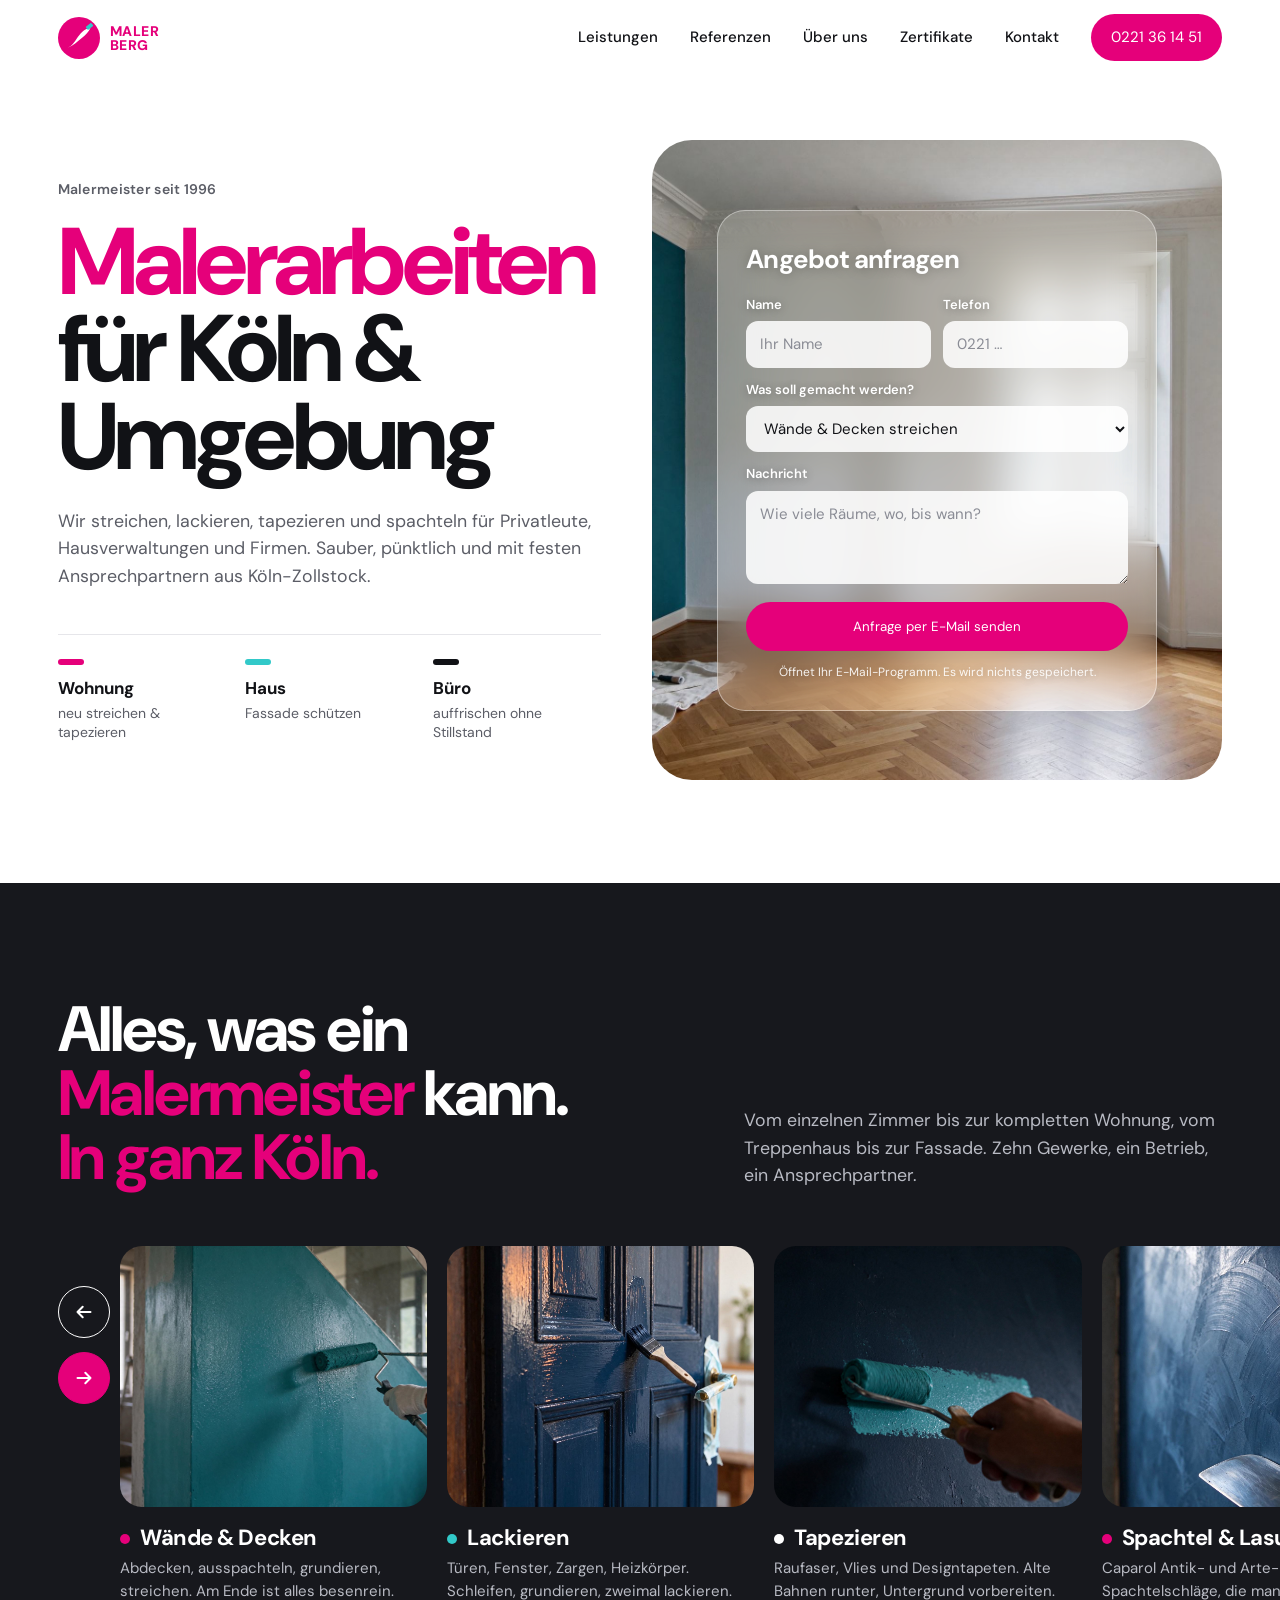
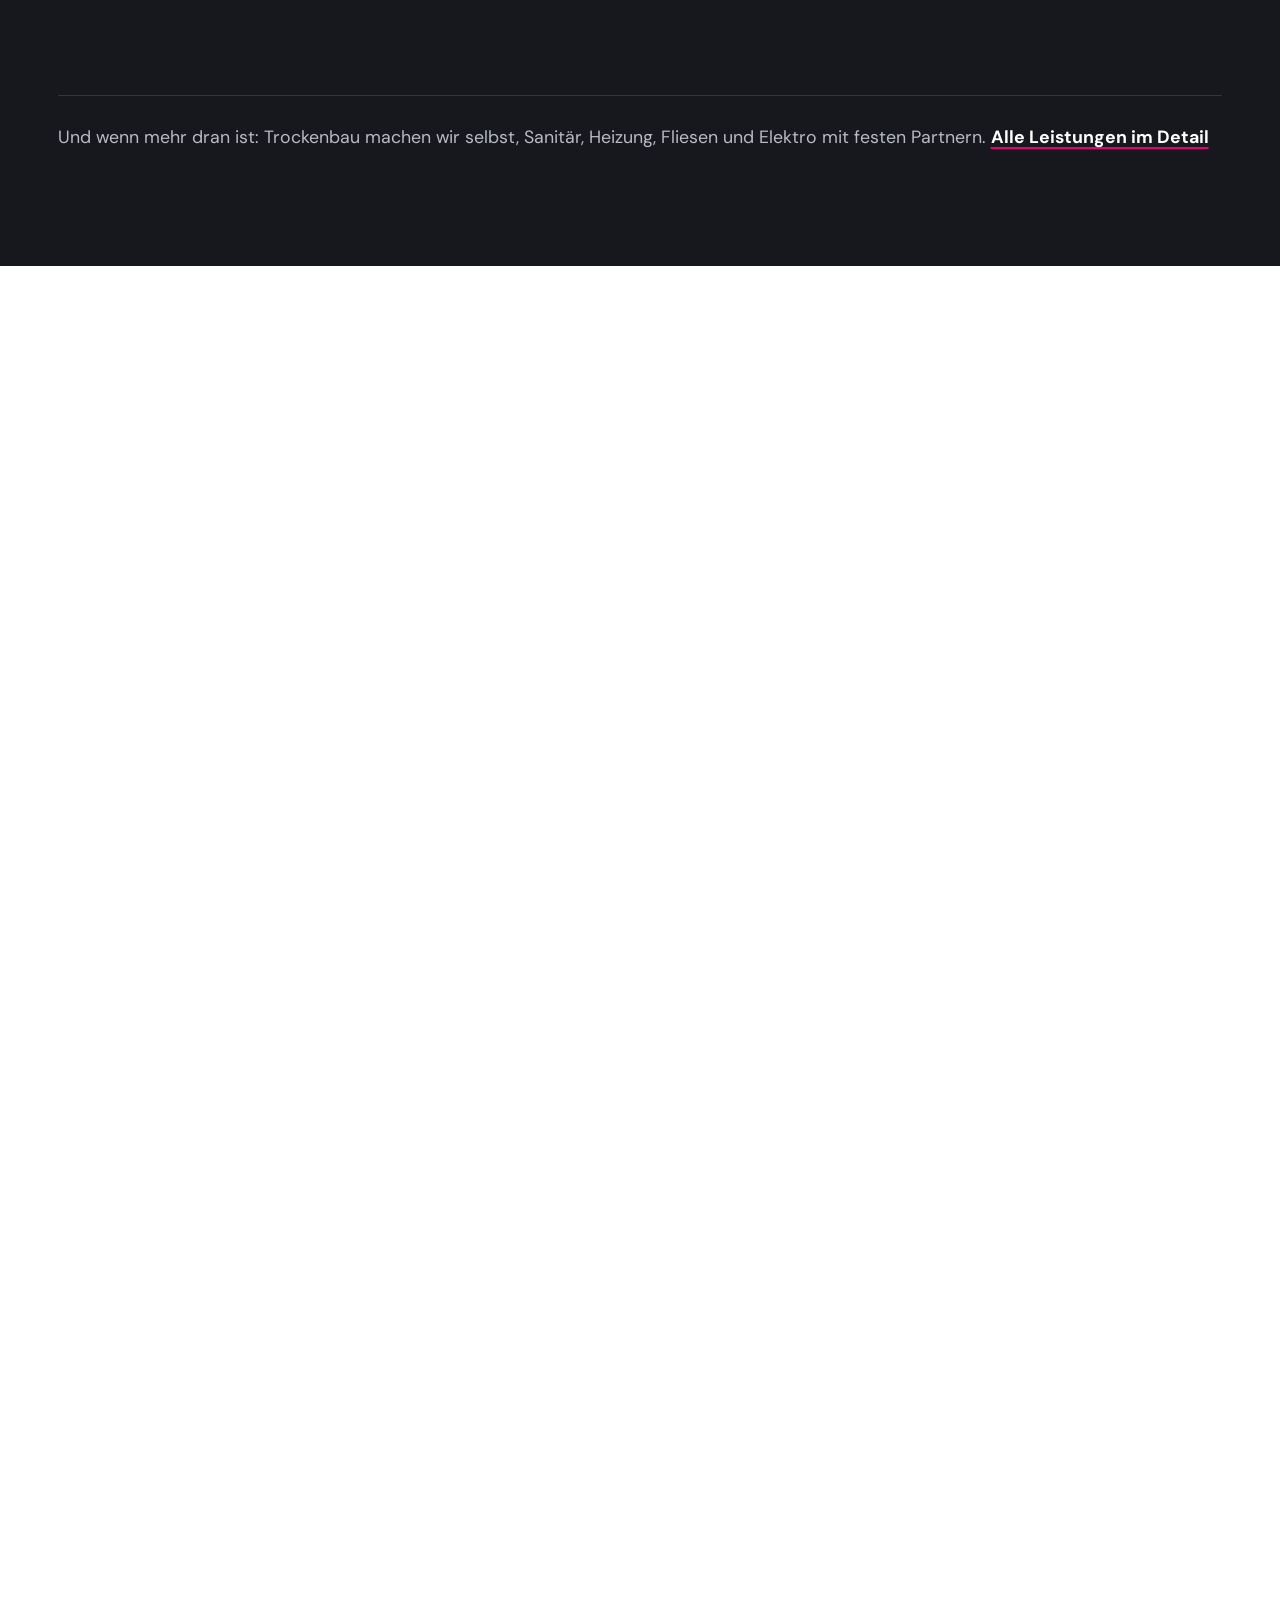
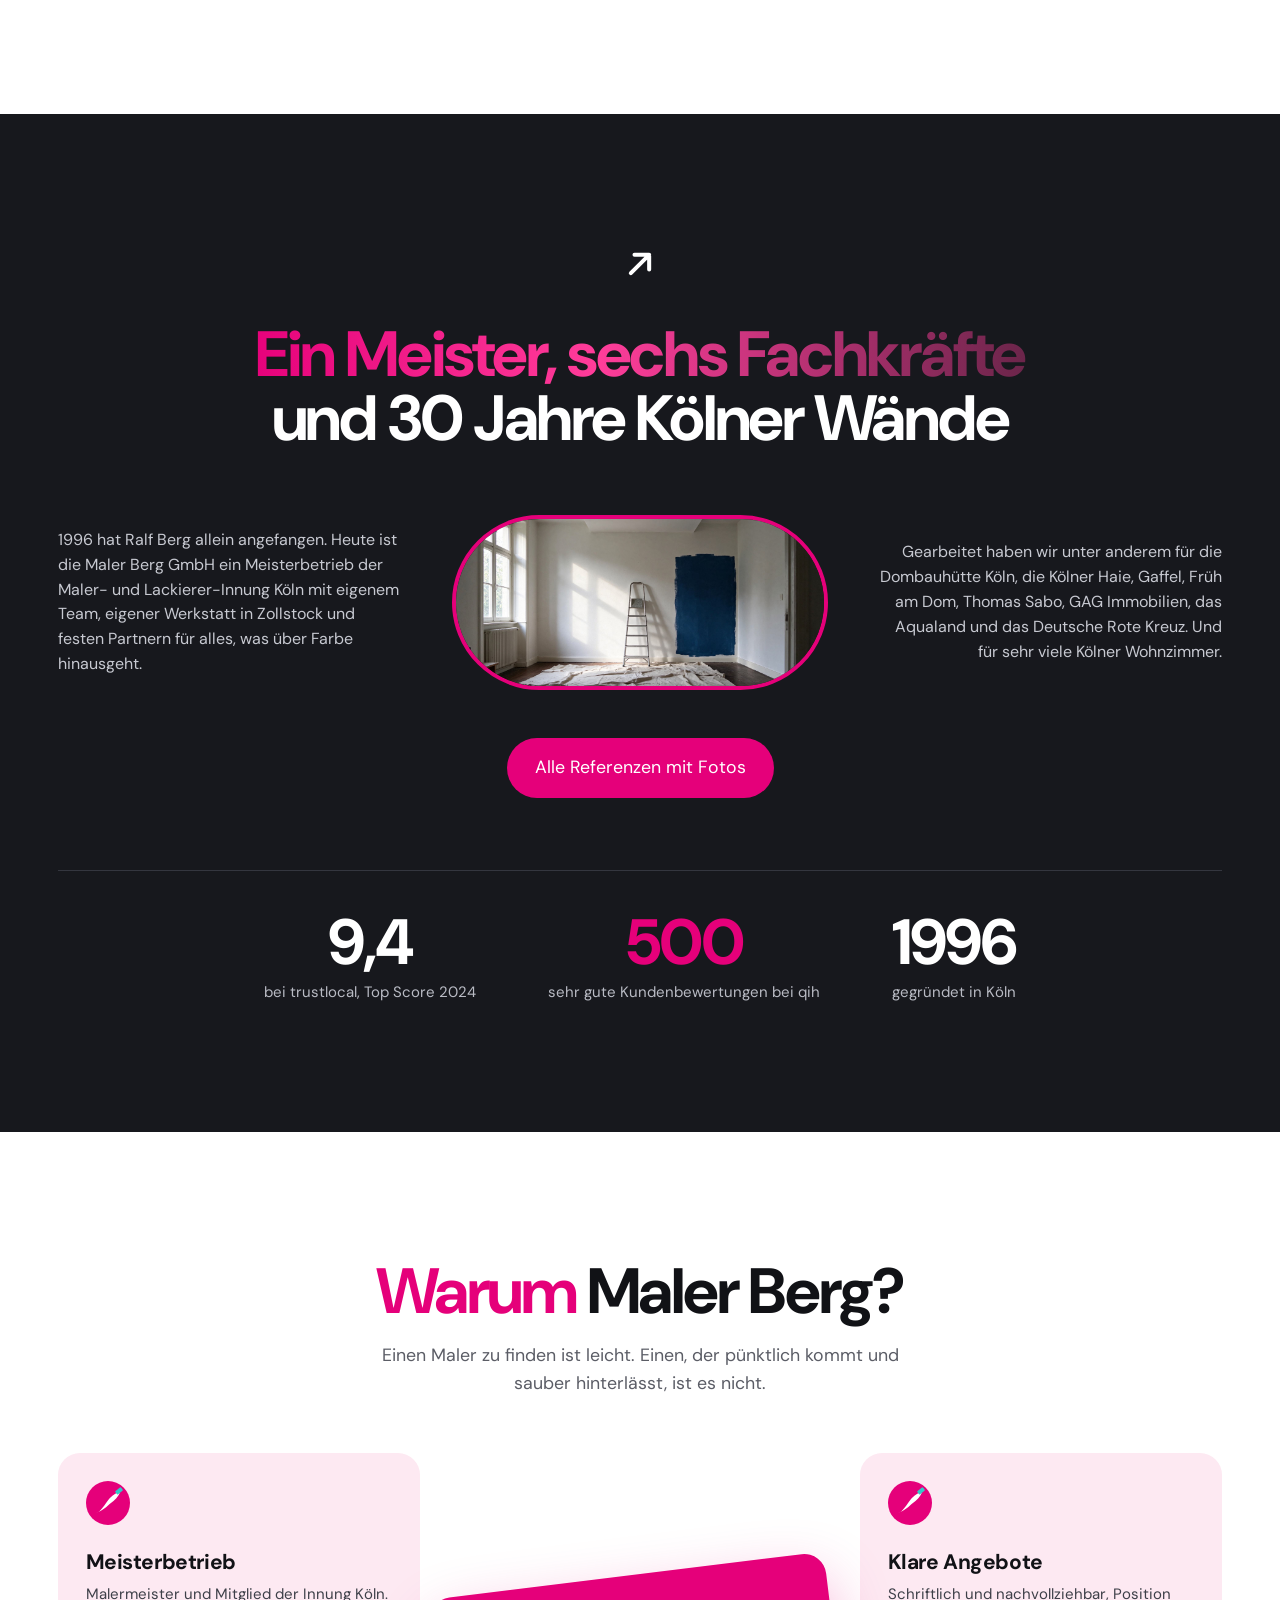
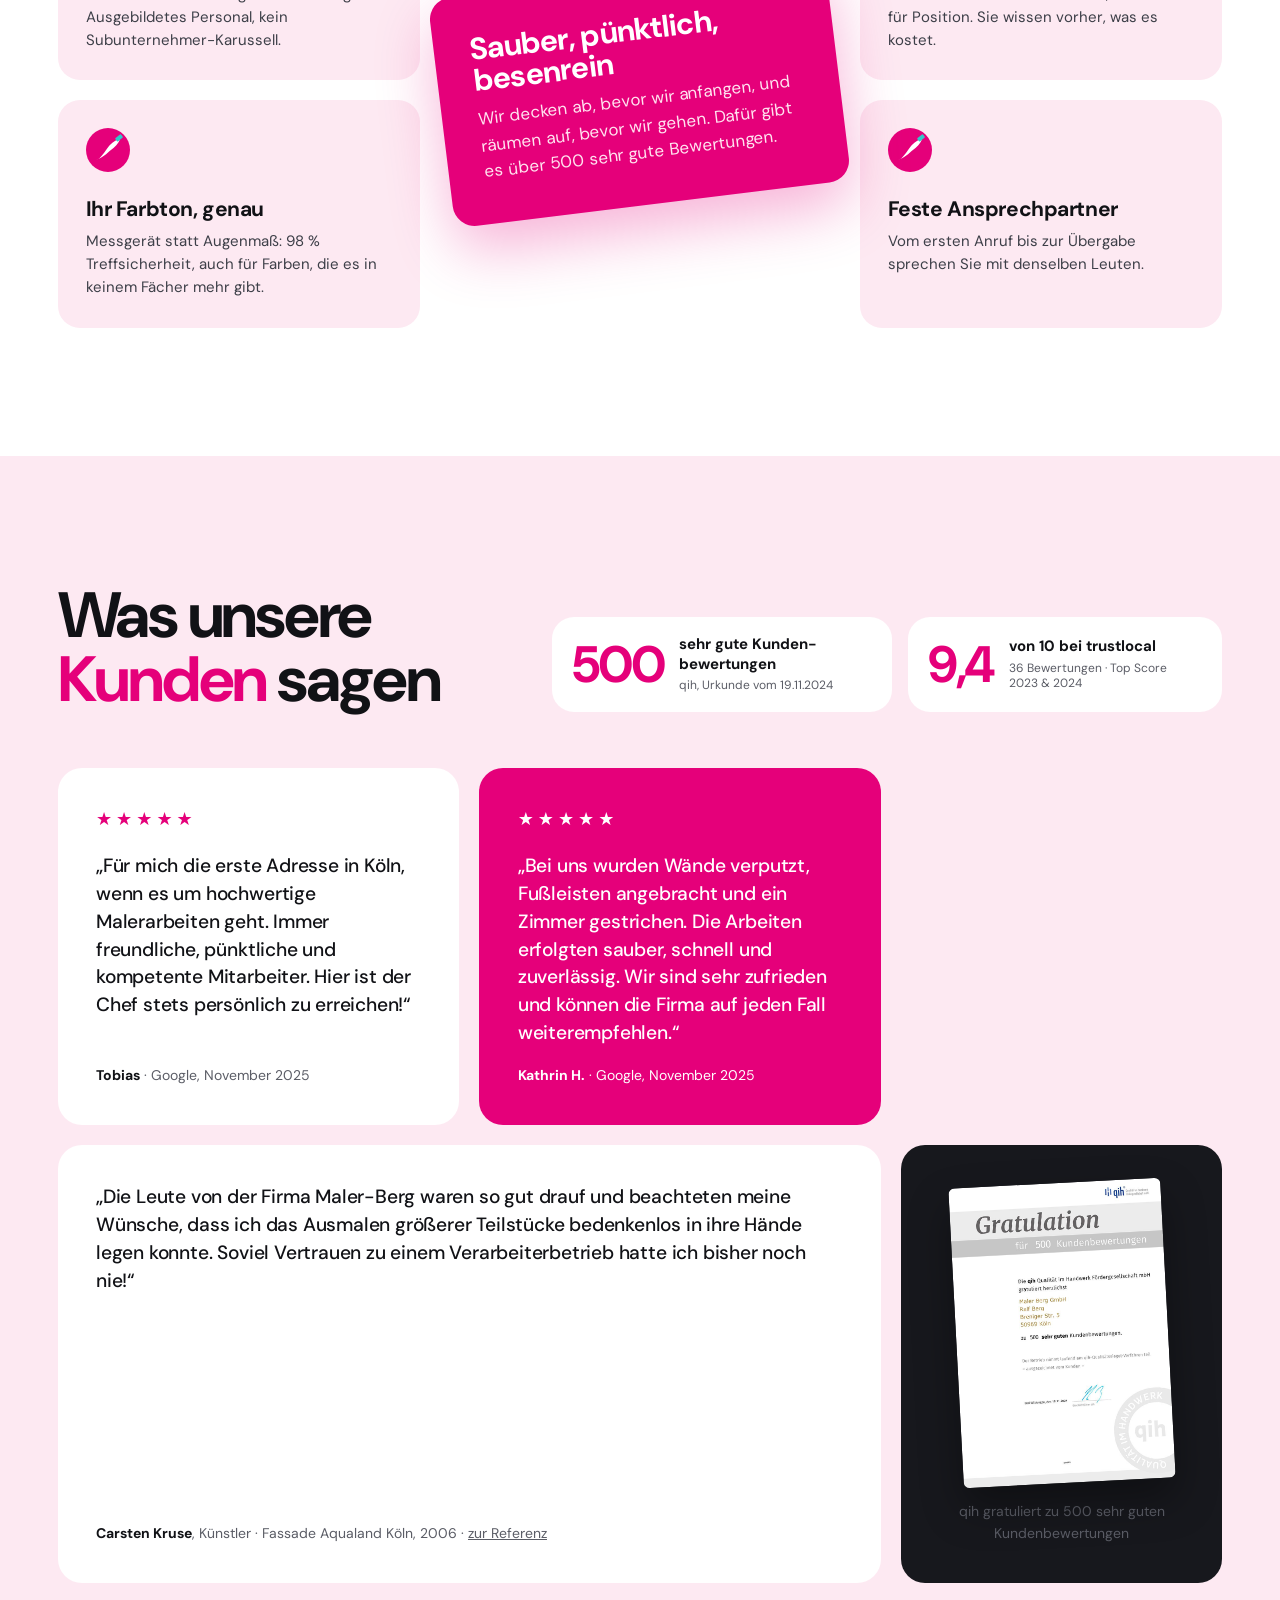
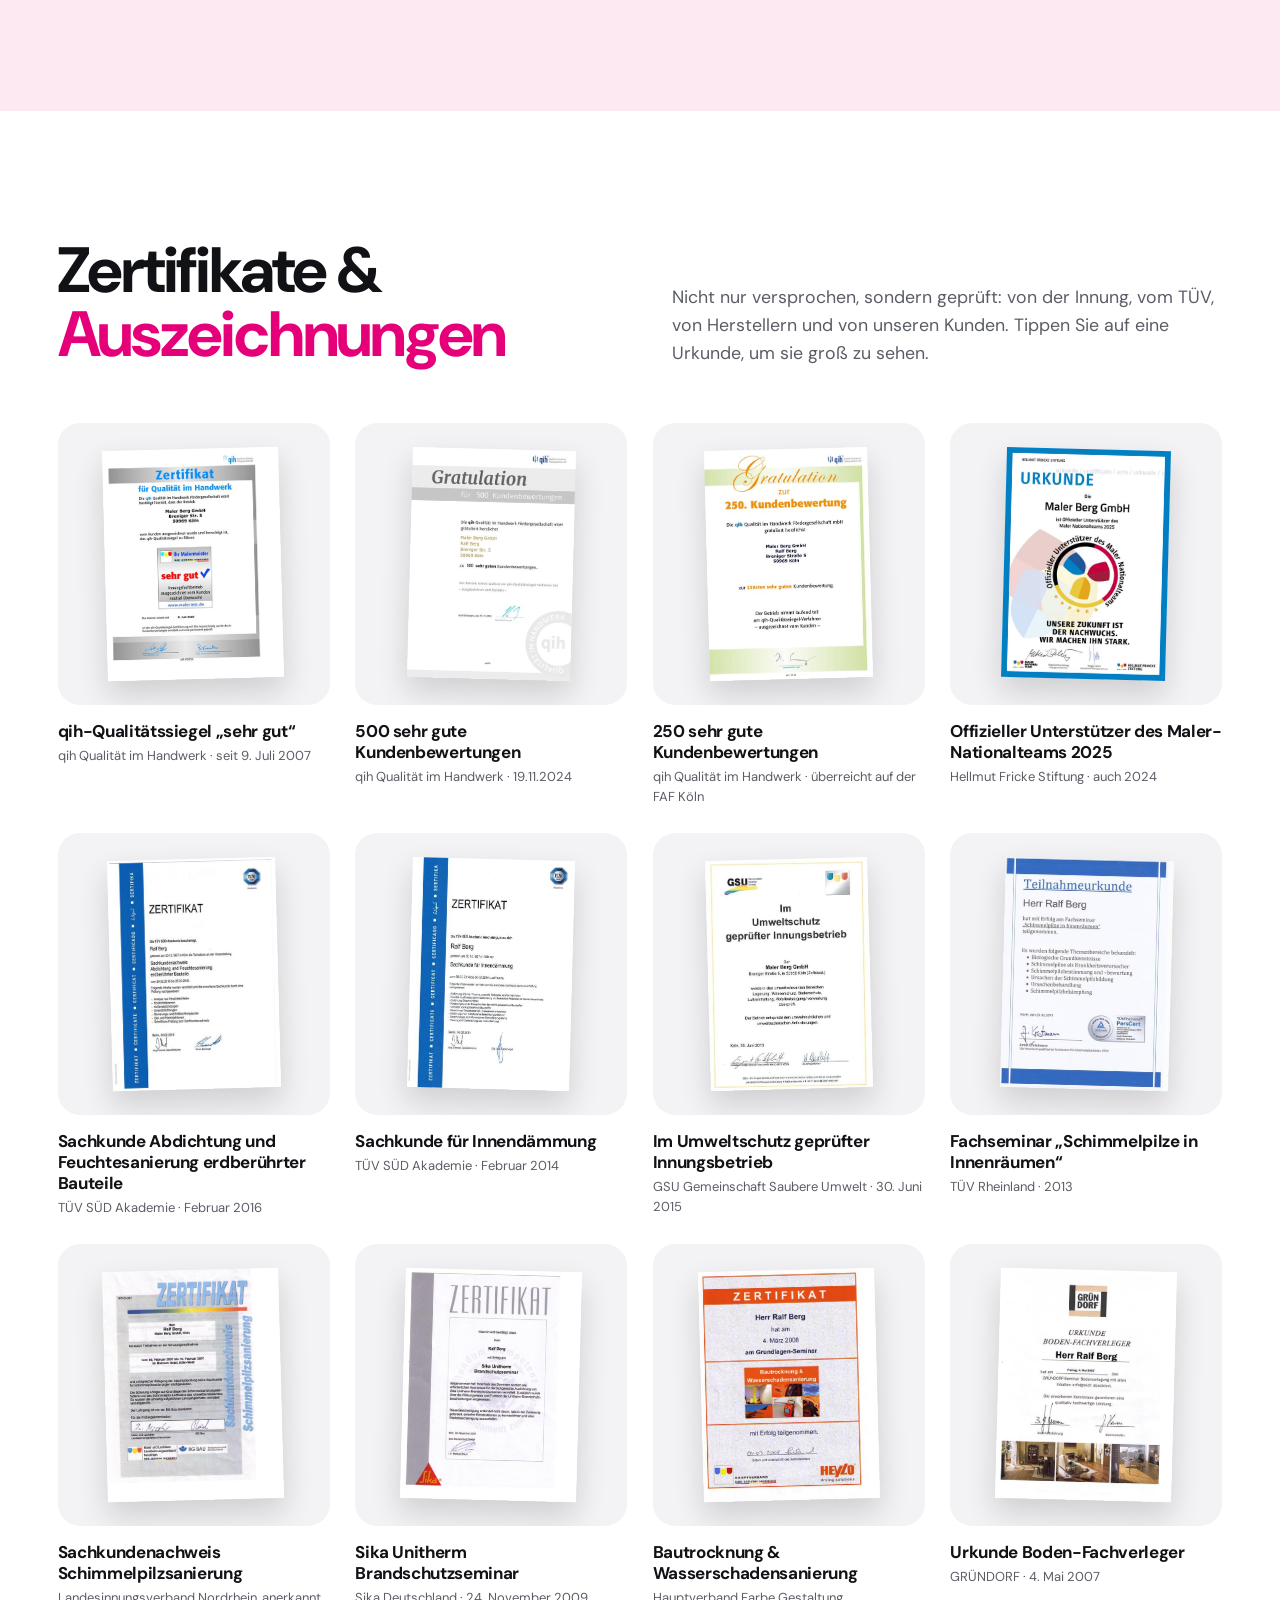
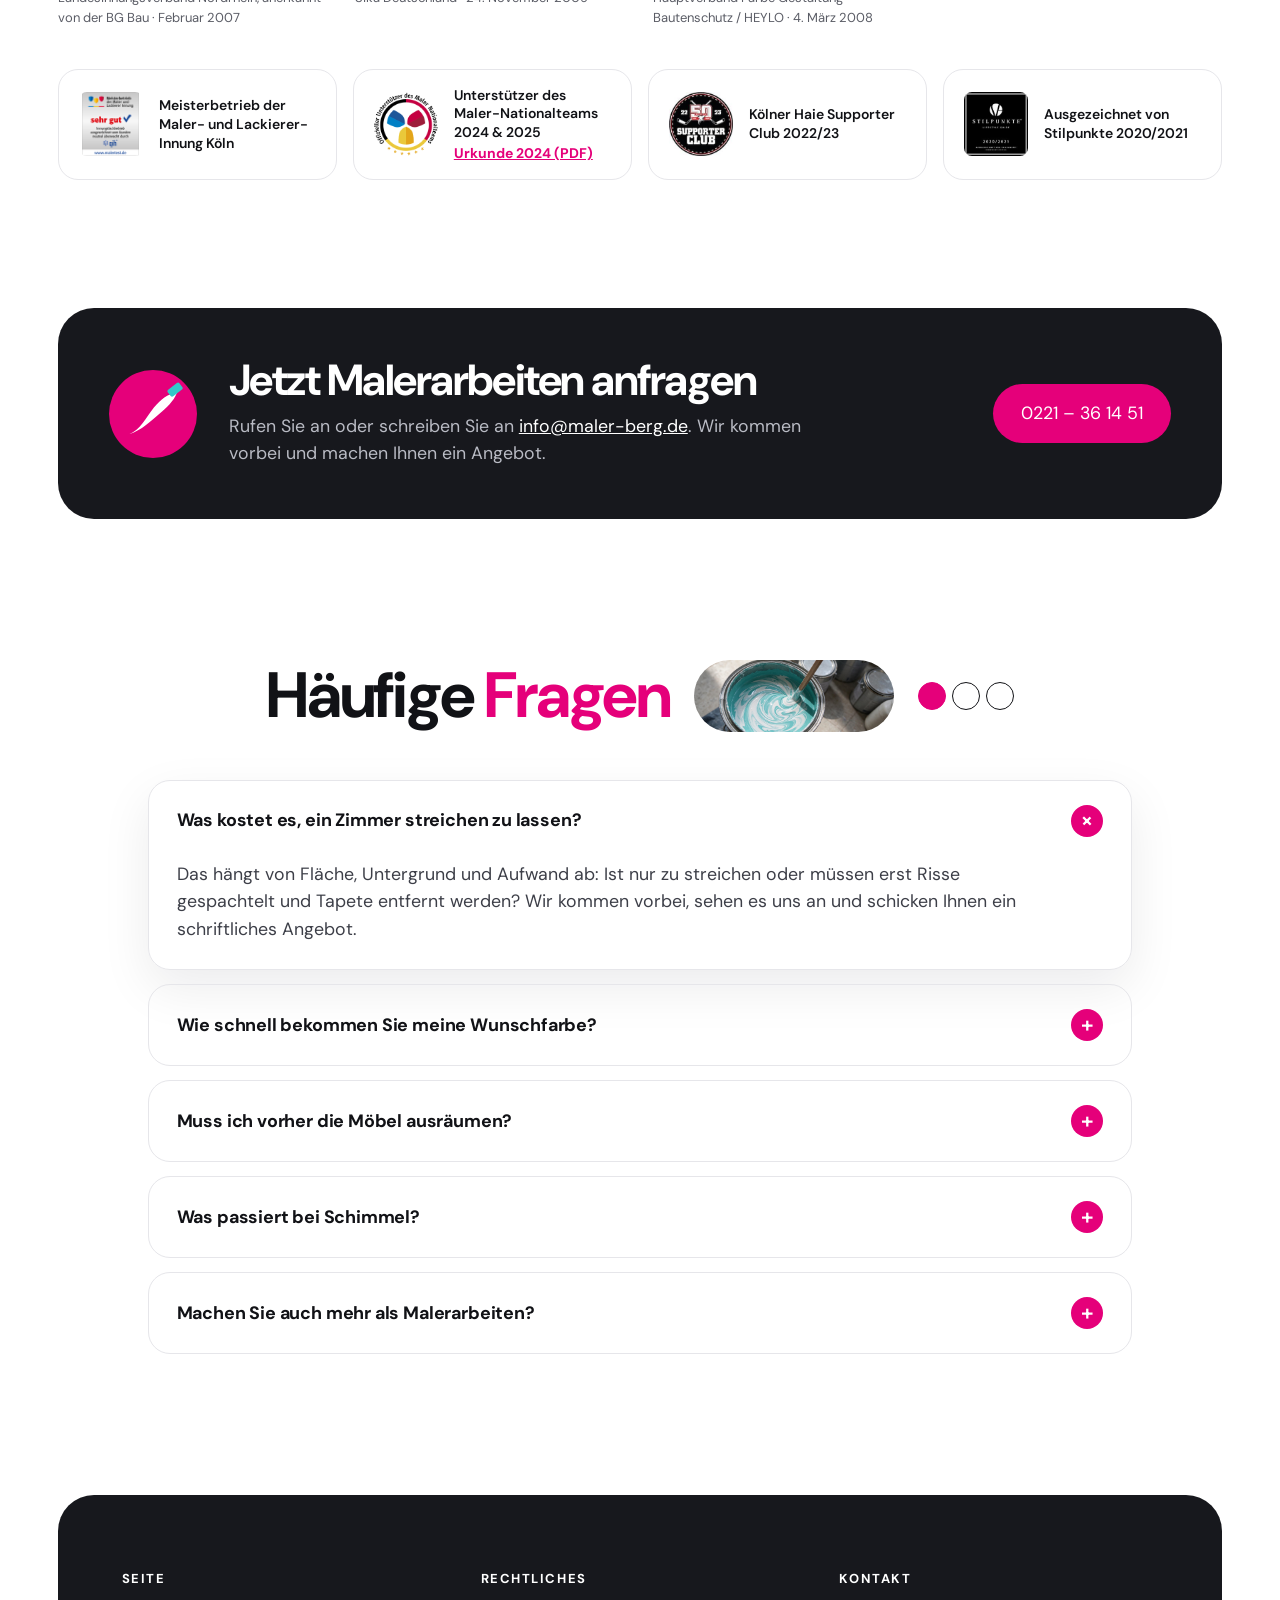
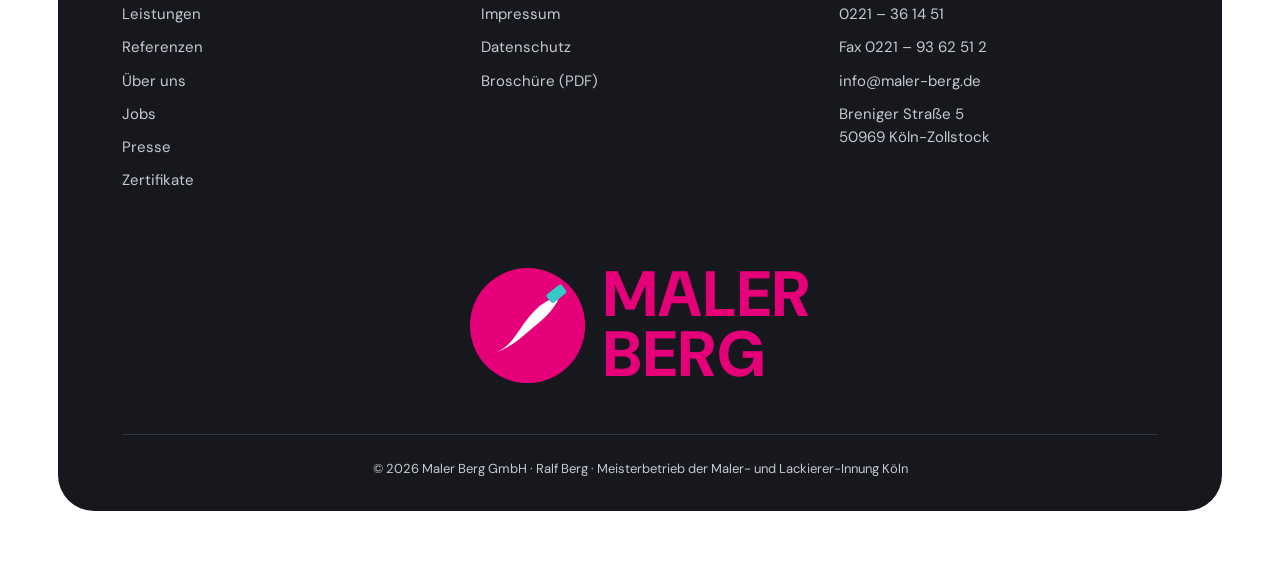
<file: index.html>
<!doctype html>
<html lang="de">
<head>
<meta charset="utf-8">
<meta name="viewport" content="width=device-width, initial-scale=1">
<title>Maler Berg – Malerarbeiten für Köln und Umgebung</title>
<meta name="description" content="Malermeisterbetrieb aus Köln-Zollstock seit 1996: Innenanstrich, Lack, Tapete, Spachteltechnik, Fassade, Böden, Schimmel- und Graffitientfernung.">
<link rel="preload" href="assets/fonts/dmsans-latin.woff2" as="font" type="font/woff2" crossorigin>
<link rel="stylesheet" href="assets/css/site.css">
<link rel="icon" href="assets/favicon.svg" type="image/svg+xml">
</head>
<body>

<svg width="0" height="0" style="position:absolute" aria-hidden="true">
  <symbol id="mark" viewBox="0 0 48 48"><circle cx="24" cy="24" r="24" fill="#e5007a"/><path d="M11 35c6-2 9-9 13.5-14.5 3.6-4.4 8-8 12.5-8-1.8 4.5-5.4 8-9.8 11.6-4.6 3.8-9.2 8.6-16.2 10.9z" fill="#fff"/><rect x="32" y="8.5" width="8" height="4.5" rx="1" transform="rotate(-38 36 10.7)" fill="#32c9c9"/></symbol>
  <symbol id="arrow" viewBox="0 0 24 24"><path d="M7 17 17 7M9 7h8v8" fill="none" stroke="currentColor" stroke-width="2.2" stroke-linecap="round" stroke-linejoin="round"/></symbol>
</svg>

<header class="top">
  <a class="logo" href="#top"><svg><use href="#mark"/></svg><span>MALER<br>BERG</span></a>
  <nav class="top__nav" id="menu" aria-label="Hauptmenü">
    <a href="leistungen.html">Leistungen</a>
    <a href="referenzen.html">Referenzen</a>
    <a href="ueber-uns.html">Über uns</a>
    <a href="#zertifikate">Zertifikate</a>
    <a href="#kontakt">Kontakt</a>
  </nav>
  <a class="btn btn--sm" href="tel:+49221361451">0221 36 14 51</a>
  <button class="burger" type="button" aria-expanded="false" aria-controls="menu" aria-label="Menü öffnen"><span></span><span></span></button>
</header>

<main id="top">

  <!-- Hero: headline left, photo with the enquiry form on glass right -->
  <section class="hero">
    <div class="hero__copy">
      <p class="kicker">Malermeister seit 1996</p>
      <h1><em>Maler&shy;arbeiten</em> für Köln &amp; Umgebung</h1>
      <p class="hero__lead">Wir streichen, lackieren, tapezieren und spachteln für Privatleute, Hausverwaltungen und Firmen. Sauber, pünktlich und mit festen Ansprechpartnern aus Köln-Zollstock.</p>
      <ul class="hero__three">
        <li><b>Wohnung</b>neu streichen &amp; tapezieren</li>
        <li><b>Haus</b>Fassade schützen</li>
        <li><b>Büro</b>auffrischen ohne Stillstand</li>
      </ul>
    </div>

    <div class="hero__pic">
      <img src="assets/img/hero-altbau.jpg" width="2400" height="1350" alt="Frisch gestrichenes Altbauzimmer mit türkiser Wand">
      <form class="glass" id="ask" action="mailto:info@maler-berg.de" method="post" enctype="text/plain">
        <p class="glass__h">Angebot anfragen</p>
        <div class="glass__row">
          <label><span>Name</span><input name="name" autocomplete="name" placeholder="Ihr Name"></label>
          <label><span>Telefon</span><input name="tel" type="tel" autocomplete="tel" placeholder="0221 …"></label>
        </div>
        <label><span>Was soll gemacht werden?</span>
          <select name="was">
            <option>Wände &amp; Decken streichen</option>
            <option>Lackieren</option>
            <option>Tapezieren</option>
            <option>Spachtel- &amp; Wischtechnik</option>
            <option>Fassade</option>
            <option>Böden</option>
            <option>Schimmel</option>
            <option>Graffiti entfernen</option>
            <option>Komplette Renovierung</option>
          </select>
        </label>
        <label><span>Nachricht</span><textarea name="text" rows="3" placeholder="Wie viele Räume, wo, bis wann?"></textarea></label>
        <button class="btn" type="submit">Anfrage per E-Mail senden</button>
        <p class="glass__note">Öffnet Ihr E-Mail-Programm. Es wird nichts gespeichert.</p>
      </form>
    </div>
  </section>

  <!-- Services: dark band with a sliding row of cards -->
  <section class="dark services" id="leistungen" aria-labelledby="svc-h">
    <div class="services__head">
      <h2 id="svc-h">Alles, was ein <em>Malermeister</em> kann. <em>In&nbsp;ganz&nbsp;Köln.</em></h2>
      <p>Vom einzelnen Zimmer bis zur kompletten Wohnung, vom Treppenhaus bis zur Fassade. Zehn Gewerke, ein Betrieb, ein Ansprechpartner.</p>
    </div>
    <div class="slider">
      <div class="slider__nav">
        <button class="round" data-dir="-1" aria-label="Zurück"><svg style="transform:rotate(-135deg)"><use href="#arrow"/></svg></button>
        <button class="round round--red" data-dir="1" aria-label="Weiter"><svg style="transform:rotate(45deg)"><use href="#arrow"/></svg></button>
      </div>
      <ul class="slider__track" id="track">
        <li class="card"><img src="assets/img/malen.jpg" width="2400" height="1350" loading="lazy" alt="Wand wird mit der Rolle gestrichen"><h3>Wände &amp; Decken</h3><p>Abdecken, ausspachteln, grundieren, streichen. Am Ende ist alles besenrein.</p></li>
        <li class="card"><img src="assets/img/lack.jpg" width="1200" height="1600" loading="lazy" alt="Tür wird lackiert"><h3>Lackieren</h3><p>Türen, Fenster, Zargen, Heizkörper. Schleifen, grundieren, zweimal lackieren.</p></li>
        <li class="card"><img src="assets/img/d-rolle.jpg" width="2400" height="1600" loading="lazy" alt="Farbrolle auf frisch gestrichener Wand"><h3>Tapezieren</h3><p>Raufaser, Vlies und Designtapeten. Alte Bahnen runter, Untergrund vorbereiten.</p></li>
        <li class="card"><img src="assets/img/spachtel.jpg" width="1200" height="1600" loading="lazy" alt="Spachteltechnik an einer Wand"><h3>Spachtel &amp; Lasur</h3><p>Caparol Antik- und Arte-Lasur, Spachtelschläge, die man sehen darf.</p></li>
        <li class="card"><img src="assets/img/fassade.jpg" width="1200" height="1600" loading="lazy" alt="Hausfassade in Köln"><h3>Fassade</h3><p>Anstrich und Ausbesserung außen, mit festem Gerüstpartner.</p></li>
        <li class="card"><img src="assets/img/messen.jpg" width="2400" height="1350" loading="lazy" alt="Farbmessgerät an der Wand"><h3>Farbmessung</h3><p>Jeder Ton direkt an der Wand abgelesen, zu 98 % genau, in 1–2 Werktagen gemischt.</p></li>
        <li class="card"><img src="assets/img/boden.jpg" width="1200" height="1600" loading="lazy" alt="Neu verlegter Boden"><h3>Böden</h3><p>CV, Linoleum, Kautschuk, Parkett, Laminat. Beschichtungen für Garage und Keller.</p></li>
        <li class="card"><img src="assets/img/schimmel.jpg" width="1200" height="1600" loading="lazy" alt="Feuchtemessung an einer Wand"><h3>Schimmel</h3><p>Mit Feuchtemessung und Protokoll. Geprüfte Sachkunde (Innung 2007, TÜV 2013).</p></li>
        <li class="card"><img src="assets/img/graffiti.jpg" width="1200" height="1600" loading="lazy" alt="Mit Graffiti besprühte Wand"><h3>Graffiti entfernen</h3><p>Schonend mit Reinigern oder Strahlgut, auf Wunsch mit Schutzanstrich.</p></li>
        <li class="card"><img src="assets/img/logo-wand.jpg" width="1200" height="1600" loading="lazy" alt="Firmenlogo an einer Bürowand"><h3>Logos an die Wand</h3><p>Ihr Firmenlogo in Negativfolien-Technik, gestochen scharf gemalt.</p></li>
      </ul>
    </div>
    <p class="services__foot">Und wenn mehr dran ist: Trockenbau machen wir selbst, Sanitär, Heizung, Fliesen und Elektro mit festen Partnern. <a href="leistungen.html">Alle Leistungen im Detail</a></p>
  </section>

  <!-- How it works: photo left, five steps right -->
  <section class="process" id="ablauf" aria-labelledby="proc-h">
    <div class="process__left">
      <h2 id="proc-h">So läuft Ihr <em>Auftrag</em> bei uns</h2>
      <p>Fünf Schritte vom ersten Anruf bis zur besenreinen Übergabe. Sie haben die ganze Zeit dieselben Ansprechpartner.</p>
      <figure class="process__pic">
        <img src="assets/img/d-messen.jpg" width="1200" height="1500" loading="lazy" alt="Farbton wird an der Wand gemessen">
        <a class="round round--dark" href="#kontakt" aria-label="Zum Kontakt"><svg><use href="#arrow"/></svg></a>
      </figure>
    </div>
    <ol class="steps" id="steps">
      <li class="is-on"><button aria-expanded="true"><span>01.</span> Anschauen</button><p>Wir kommen zu Ihnen, sehen uns Räume und Untergrund an und nehmen Maß. Danach bekommen Sie ein schriftliches Angebot.</p></li>
      <li><button aria-expanded="false"><span>02.</span> Farbe finden</button><p>Sie haben einen Wunschton, aber keinen Namen dafür? Wir lesen ihn mit dem Brillux MF 100 direkt an der Wand oder am Kissen ab.</p></li>
      <li><button aria-expanded="false"><span>03.</span> Mischen</button><p>Die Farbe wird genau nach Messung gemischt und ist in 1–2 Werktagen fertig.</p></li>
      <li><button aria-expanded="false"><span>04.</span> Malen</button><p>Möbel und Böden werden abgedeckt, Löcher gespachtelt, grundiert, dann zweimal gestrichen.</p></li>
      <li><button aria-expanded="false"><span>05.</span> Übergeben</button><p>Wir gehen gemeinsam durch, räumen auf und hinterlassen alles besenrein.</p></li>
    </ol>
  </section>

  <!-- Area: pills joined by plus signs -->
  <section class="area" id="gebiet" aria-labelledby="area-h">
    <h2 id="area-h">Hier sind wir <em>unterwegs</em></h2>
    <p>Im Großraum Köln/Bonn, im Rhein-Erft-Kreis und im Bergischen Kreis. Besonders oft in der Kölner Südstadt, aber auch von Ossendorf bis Kalk und von Buchheim bis Marsdorf.</p>
    <ul class="pills">
      <li class="pill--solid">Zollstock</li><li>Sülz</li><li class="pill--solid">Raderthal</li><li>Lindenthal</li>
      <li class="pill--solid">Klettenberg</li><li>Bayenthal</li><li class="pill--solid">Köln/Bonn</li><li>Rhein-Erft-Kreis</li><li class="pill--solid">Bergischer Kreis</li>
    </ul>
  </section>

  <!-- Dark: experienced painters, image capsule in the middle -->
  <section class="dark crew" aria-labelledby="crew-h">
    <svg class="crew__arrow"><use href="#arrow"/></svg>
    <h2 id="crew-h"><em class="fade">Ein Meister, sechs Fachkräfte</em> und 30 Jahre Kölner Wände</h2>
    <div class="crew__row">
      <p>1996 hat Ralf Berg allein angefangen. Heute ist die Maler Berg GmbH ein Meisterbetrieb der Maler- und Lackierer-Innung Köln mit eigenem Team, eigener Werkstatt in Zollstock und festen Partnern für alles, was über Farbe hinausgeht.</p>
      <figure class="crew__pic"><img src="assets/img/werkstatt-wand.jpg" width="2400" height="1350" loading="lazy" alt="Wand in der Werkstatt mit Farbeimern"></figure>
      <p>Gearbeitet haben wir unter anderem für die Dombauhütte Köln, die Kölner Haie, Gaffel, Früh am Dom, Thomas Sabo, GAG Immobilien, das Aqualand und das Deutsche Rote Kreuz. Und für sehr viele Kölner Wohnzimmer.</p>
    </div>
    <p class="crew__more"><a class="btn" href="referenzen.html">Alle Referenzen mit Fotos</a></p>
    <ul class="crew__nums">
      <li><b>9,4</b>bei trustlocal, Top Score 2024</li>
      <li><b>500</b>sehr gute Kundenbewertungen bei qih</li>
      <li><b>1996</b>gegründet in Köln</li>
    </ul>
  </section>

  <!-- Why us: four pink cards around one tilted card -->
  <section class="why" aria-labelledby="why-h">
    <h2 id="why-h"><em>Warum</em> Maler Berg?</h2>
    <p class="why__lead">Einen Maler zu finden ist leicht. Einen, der pünktlich kommt und sauber hinterlässt, ist es nicht.</p>
    <div class="why__grid">
      <article class="tile"><svg><use href="#mark"/></svg><h3>Meisterbetrieb</h3><p>Malermeister und Mitglied der Innung Köln. Ausgebildetes Personal, kein Subunternehmer-Karussell.</p></article>
      <article class="tile"><svg><use href="#mark"/></svg><h3>Ihr Farbton, genau</h3><p>Messgerät statt Augenmaß: 98 % Treffsicherheit, auch für Farben, die es in keinem Fächer mehr gibt.</p></article>
      <article class="tile tile--tilt"><h3>Sauber, pünktlich, besenrein</h3><p>Wir decken ab, bevor wir anfangen, und räumen auf, bevor wir gehen. Dafür gibt es über 500 sehr gute Bewertungen.</p></article>
      <article class="tile"><svg><use href="#mark"/></svg><h3>Klare Angebote</h3><p>Schriftlich und nachvollziehbar, Position für Position. Sie wissen vorher, was es kostet.</p></article>
      <article class="tile"><svg><use href="#mark"/></svg><h3>Feste Ansprechpartner</h3><p>Vom ersten Anruf bis zur Übergabe sprechen Sie mit denselben Leuten.</p></article>
    </div>
  </section>

  <!-- Reviews: real numbers and real Google reviews -->
  <section class="reviews" id="bewertungen" aria-labelledby="rev-h">
    <div class="reviews__head">
      <h2 id="rev-h">Was unsere <em>Kunden</em> sagen</h2>
      <div class="scores">
        <a class="score" href="https://www.qih.de/suche/Maler-Berg-GmbH/00000355.html" target="_blank" rel="noopener"><b>500</b><span>sehr gute Kunden&shy;bewertungen<small>qih, Urkunde vom 19.11.2024</small></span></a>
        <a class="score" href="https://trustlocal.de/nordrhein-westfalen/k%C3%B6ln/maler/maler-berg-gmbh-koln/" target="_blank" rel="noopener"><b>9,4</b><span>von 10 bei trustlocal<small>36 Bewertungen · Top Score 2023 &amp; 2024</small></span></a>
      </div>
    </div>
    <div class="quotes">
      <figure class="quote">
        <p class="stars" aria-label="5 von 5 Sternen">★★★★★</p>
        <blockquote>„Für mich die erste Adresse in Köln, wenn es um hochwertige Malerarbeiten geht. Immer freundliche, pünktliche und kompetente Mitarbeiter. Hier ist der Chef stets persönlich zu erreichen!“</blockquote>
        <figcaption><b>Tobias</b> · Google, November 2025</figcaption>
      </figure>
      <figure class="quote quote--hot">
        <p class="stars" aria-label="5 von 5 Sternen">★★★★★</p>
        <blockquote>„Bei uns wurden Wände verputzt, Fußleisten angebracht und ein Zimmer gestrichen. Die Arbeiten erfolgten sauber, schnell und zuverlässig. Wir sind sehr zufrieden und können die Firma auf jeden Fall weiterempfehlen.“</blockquote>
        <figcaption><b>Kathrin H.</b> · Google, November 2025</figcaption>
      </figure>
      <figure class="quote quote--wide">
        <blockquote>„Die Leute von der Firma Maler-Berg waren so gut drauf und beachteten meine Wünsche, dass ich das Ausmalen größerer Teilstücke bedenkenlos in ihre Hände legen konnte. Soviel Vertrauen zu einem Verarbeiterbetrieb hatte ich bisher noch nie!“</blockquote>
        <figcaption><b>Carsten Kruse</b>, Künstler · Fassade Aqualand Köln, 2006 · <a href="referenzen.html#aqualand">zur Referenz</a></figcaption>
      </figure>
      <figure class="quote quote--cert">
        <a href="assets/img/cert-qih-500.jpg" target="_blank" rel="noopener"><img src="assets/img/cert-qih-500.jpg" width="800" height="1132" loading="lazy" alt="qih-Urkunde: Gratulation für 500 sehr gute Kundenbewertungen"></a>
        <figcaption>qih gratuliert zu 500 sehr guten Kundenbewertungen</figcaption>
      </figure>
    </div>
  </section>

  <!-- CERTS:start -->
  <section class="certs" id="zertifikate" aria-labelledby="cert-h">
    <div class="certs__head">
      <h2 id="cert-h">Zertifikate &amp; <em>Auszeichnungen</em></h2>
      <p>Nicht nur versprochen, sondern geprüft: von der Innung, vom TÜV, von Herstellern und von unseren Kunden. Tippen Sie auf eine Urkunde, um sie groß zu sehen.</p>
    </div>
    <ul class="docs docs--all">
      <li><button class="doc" data-gallery="certs" data-src="assets/img/cert/qih-zertifikat.jpg" data-caption="qih-Qualitätssiegel „sehr gut“ · qih Qualität im Handwerk · seit 9. Juli 2007" aria-label="qih-Qualitätssiegel „sehr gut“ groß ansehen"><img src="assets/img/cert/qih-zertifikat-t.jpg" width="612" height="800" loading="lazy" alt="qih-Qualitätssiegel „sehr gut“"></button><h3>qih-Qualitätssiegel „sehr gut“</h3><p>qih Qualität im Handwerk · seit 9. Juli 2007</p></li>
      <li><button class="doc" data-gallery="certs" data-src="assets/img/cert/qih-500.jpg" data-caption="500 sehr gute Kundenbewertungen · qih Qualität im Handwerk · 19.11.2024" aria-label="500 sehr gute Kundenbewertungen groß ansehen"><img src="assets/img/cert/qih-500-t.jpg" width="800" height="1132" loading="lazy" alt="500 sehr gute Kundenbewertungen"></button><h3>500 sehr gute Kundenbewertungen</h3><p>qih Qualität im Handwerk · 19.11.2024</p></li>
      <li><button class="doc" data-gallery="certs" data-src="assets/img/cert/qih-250.jpg" data-caption="250 sehr gute Kundenbewertungen · qih Qualität im Handwerk · überreicht auf der FAF Köln" aria-label="250 sehr gute Kundenbewertungen groß ansehen"><img src="assets/img/cert/qih-250-t.jpg" width="561" height="793" loading="lazy" alt="250 sehr gute Kundenbewertungen"></button><h3>250 sehr gute Kundenbewertungen</h3><p>qih Qualität im Handwerk · überreicht auf der FAF Köln</p></li>
      <li><button class="doc" data-gallery="certs" data-src="assets/img/cert/nationalteam-2025.jpg" data-caption="Offizieller Unterstützer des Maler-Nationalteams 2025 · Hellmut Fricke Stiftung · auch 2024" aria-label="Offizieller Unterstützer des Maler-Nationalteams 2025 groß ansehen"><img src="assets/img/cert/nationalteam-2025-t.jpg" width="800" height="1122" loading="lazy" alt="Offizieller Unterstützer des Maler-Nationalteams 2025"></button><h3>Offizieller Unterstützer des Maler-Nationalteams 2025</h3><p>Hellmut Fricke Stiftung · auch 2024</p></li>
      <li><button class="doc" data-gallery="certs" data-src="assets/img/cert/tuev-feuchtesanierung-2016.jpg" data-caption="Sachkunde Abdichtung und Feuchtesanierung erdberührter Bauteile · TÜV SÜD Akademie · Februar 2016" aria-label="Sachkunde Abdichtung und Feuchtesanierung erdberührter Bauteile groß ansehen"><img src="assets/img/cert/tuev-feuchtesanierung-2016-t.jpg" width="582" height="800" loading="lazy" alt="Sachkunde Abdichtung und Feuchtesanierung erdberührter Bauteile"></button><h3>Sachkunde Abdichtung und Feuchtesanierung erdberührter Bauteile</h3><p>TÜV SÜD Akademie · Februar 2016</p></li>
      <li><button class="doc" data-gallery="certs" data-src="assets/img/cert/tuev-innendaemmung-2014.jpg" data-caption="Sachkunde für Innendämmung · TÜV SÜD Akademie · Februar 2014" aria-label="Sachkunde für Innendämmung groß ansehen"><img src="assets/img/cert/tuev-innendaemmung-2014-t.jpg" width="449" height="640" loading="lazy" alt="Sachkunde für Innendämmung"></button><h3>Sachkunde für Innendämmung</h3><p>TÜV SÜD Akademie · Februar 2014</p></li>
      <li><button class="doc" data-gallery="certs" data-src="assets/img/cert/gsu-umweltschutz-2015.jpg" data-caption="Im Umweltschutz geprüfter Innungsbetrieb · GSU Gemeinschaft Saubere Umwelt · 30. Juni 2015" aria-label="Im Umweltschutz geprüfter Innungsbetrieb groß ansehen"><img src="assets/img/cert/gsu-umweltschutz-2015-t.jpg" width="561" height="800" loading="lazy" alt="Im Umweltschutz geprüfter Innungsbetrieb"></button><h3>Im Umweltschutz geprüfter Innungsbetrieb</h3><p>GSU Gemeinschaft Saubere Umwelt · 30. Juni 2015</p></li>
      <li><button class="doc" data-gallery="certs" data-src="assets/img/cert/schimmel-tuev-2013.jpg" data-caption="Fachseminar „Schimmelpilze in Innenräumen“ · TÜV Rheinland · 2013" aria-label="Fachseminar „Schimmelpilze in Innenräumen“ groß ansehen"><img src="assets/img/cert/schimmel-tuev-2013-t.jpg" width="612" height="841" loading="lazy" alt="Fachseminar „Schimmelpilze in Innenräumen“"></button><h3>Fachseminar „Schimmelpilze in Innenräumen“</h3><p>TÜV Rheinland · 2013</p></li>
      <li><button class="doc" data-gallery="certs" data-src="assets/img/cert/schimmel-innung-2007.jpg" data-caption="Sachkundenachweis Schimmelpilzsanierung · Landesinnungsverband Nordrhein, anerkannt von der BG Bau · Februar 2007" aria-label="Sachkundenachweis Schimmelpilzsanierung groß ansehen"><img src="assets/img/cert/schimmel-innung-2007-t.jpg" width="612" height="800" loading="lazy" alt="Sachkundenachweis Schimmelpilzsanierung"></button><h3>Sachkundenachweis Schimmelpilzsanierung</h3><p>Landesinnungsverband Nordrhein, anerkannt von der BG Bau · Februar 2007</p></li>
      <li><button class="doc" data-gallery="certs" data-src="assets/img/cert/sika-brandschutz-2009.jpg" data-caption="Sika Unitherm Brandschutzseminar · Sika Deutschland · 24. November 2009" aria-label="Sika Unitherm Brandschutzseminar groß ansehen"><img src="assets/img/cert/sika-brandschutz-2009-t.jpg" width="612" height="800" loading="lazy" alt="Sika Unitherm Brandschutzseminar"></button><h3>Sika Unitherm Brandschutzseminar</h3><p>Sika Deutschland · 24. November 2009</p></li>
      <li><button class="doc" data-gallery="certs" data-src="assets/img/cert/heylo-bautrocknung-2008.jpg" data-caption="Bautrocknung &amp; Wasserschadensanierung · Hauptverband Farbe Gestaltung Bautenschutz / HEYLO · 4. März 2008" aria-label="Bautrocknung &amp; Wasserschadensanierung groß ansehen"><img src="assets/img/cert/heylo-bautrocknung-2008-t.jpg" width="612" height="800" loading="lazy" alt="Bautrocknung &amp; Wasserschadensanierung"></button><h3>Bautrocknung &amp; Wasserschadensanierung</h3><p>Hauptverband Farbe Gestaltung Bautenschutz / HEYLO · 4. März 2008</p></li>
      <li><button class="doc" data-gallery="certs" data-src="assets/img/cert/gruendorf-boden-2007.jpg" data-caption="Urkunde Boden-Fachverleger · GRÜNDORF · 4. Mai 2007" aria-label="Urkunde Boden-Fachverleger groß ansehen"><img src="assets/img/cert/gruendorf-boden-2007-t.jpg" width="612" height="800" loading="lazy" alt="Urkunde Boden-Fachverleger"></button><h3>Urkunde Boden-Fachverleger</h3><p>GRÜNDORF · 4. Mai 2007</p></li>
    </ul>
    <ul class="badges">
      <li><img src="assets/img/badge-qih.png" width="120" height="135" loading="lazy" alt="qih-Siegel: sehr gut, Innungsfachbetrieb"><span>Meisterbetrieb der Maler- und Lackierer-Innung Köln</span></li>
      <li><img src="assets/img/badge-nationalteam.png" width="180" height="180" loading="lazy" alt="Logo Maler-Nationalteam"><span>Unterstützer des Maler-Nationalteams 2024 &amp; 2025 <a href="assets/docs/urkunde-nationalteam-2024.pdf">Urkunde 2024 (PDF)</a></span></li>
      <li><img src="assets/img/press/haie-supporter-t.jpg" width="180" height="180" loading="lazy" alt="Kölner Haie Supporter Club 2022/23"><span>Kölner Haie Supporter Club 2022/23</span></li>
      <li><img src="assets/img/badge-stilpunkte.jpg" width="180" height="180" loading="lazy" alt="Stilpunkte Lifestyle Guide 2020/2021"><span>Ausgezeichnet von Stilpunkte 2020/2021</span></li>
    </ul>
  </section>
  <!-- CERTS:end -->

  <!-- CTA bar -->
  <section class="cta" id="kontakt" aria-labelledby="cta-h">
    <svg class="cta__mark"><use href="#mark"/></svg>
    <div>
      <h2 id="cta-h">Jetzt Malerarbeiten anfragen</h2>
      <p>Rufen Sie an oder schreiben Sie an <a href="mailto:info@maler-berg.de">info@maler-berg.de</a>. Wir kommen vorbei und machen Ihnen ein Angebot.</p>
    </div>
    <a class="btn" href="tel:+49221361451">0221 – 36 14 51</a>
  </section>

  <!-- FAQ -->
  <section class="faq" id="fragen" aria-labelledby="faq-h">
    <div class="faq__head">
      <h2 id="faq-h">Häufige <em>Fragen</em></h2>
      <img class="faq__strip" src="assets/img/mischen.jpg" width="2400" height="1350" loading="lazy" alt="Türkise Farbe wird im Eimer verrührt">
      <span class="faq__dots" aria-hidden="true"><i></i><i></i><i></i></span>
    </div>
    <div class="faq__list">
      <details open><summary>Was kostet es, ein Zimmer streichen zu lassen?</summary><p>Das hängt von Fläche, Untergrund und Aufwand ab: Ist nur zu streichen oder müssen erst Risse gespachtelt und Tapete entfernt werden? Wir kommen vorbei, sehen es uns an und schicken Ihnen ein schriftliches Angebot.</p></details>
      <details><summary>Wie schnell bekommen Sie meine Wunschfarbe?</summary><p>Wir messen den Ton mit dem Brillux MF 100 direkt am Vorbild. Die Farbe ist dann in 1–2 Werktagen gemischt.</p></details>
      <details><summary>Muss ich vorher die Möbel ausräumen?</summary><p>Nein. Wir rücken Möbel zur Seite und decken Möbel und Böden ab. Kleine, zerbrechliche Dinge räumen Sie am besten vorher weg.</p></details>
      <details><summary>Was passiert bei Schimmel?</summary><p>Wir messen die Feuchte und protokollieren den Befund. Für dieses Angebot erheben wir eine Gebühr, die bei Auftrag angerechnet wird.</p></details>
      <details><summary>Machen Sie auch mehr als Malerarbeiten?</summary><p>Ja. Trockenbau und Böden machen wir selbst, für Sanitär, Heizung, Fliesen und Elektro arbeiten wir mit festen Partnern. Sie haben trotzdem nur einen Ansprechpartner.</p></details>
    </div>
  </section>
</main>

<footer class="foot">
  <div class="foot__cols">
    <nav aria-label="Seiten"><h3>Seite</h3><a href="leistungen.html">Leistungen</a><a href="referenzen.html">Referenzen</a><a href="ueber-uns.html">Über uns</a><a href="ueber-uns.html#jobs">Jobs</a><a href="ueber-uns.html#presse">Presse</a><a href="index.html#zertifikate">Zertifikate</a></nav>
    <nav aria-label="Rechtliches"><h3>Rechtliches</h3><a href="impressum.html">Impressum</a><a href="datenschutz.html">Datenschutz</a><a href="assets/docs/maler-berg-broschuere.pdf">Broschüre (PDF)</a></nav>
    <div><h3>Kontakt</h3><a href="tel:+49221361451">0221 – 36 14 51</a><span>Fax 0221 – 93 62 51 2</span><a href="mailto:info@maler-berg.de">info@maler-berg.de</a><span>Breniger Straße 5<br>50969 Köln-Zollstock</span></div>
  </div>
  <a class="foot__logo" href="index.html"><svg><use href="#mark"/></svg><span>MALER<br>BERG</span></a>
  <p class="foot__copy">© 2026 Maler Berg GmbH · Ralf Berg · Meisterbetrieb der Maler- und Lackierer-Innung Köln</p>
</footer>

<dialog class="lb" id="lb" aria-label="Bildergalerie"><figure><img alt=""><figcaption></figcaption></figure><button class="lb__x" aria-label="Schließen">×</button><button class="lb__prev" aria-label="Vorheriges Bild">‹</button><button class="lb__next" aria-label="Nächstes Bild">›</button></dialog>
<script src="assets/js/site.js"></script>
</body>
</html>
</file>
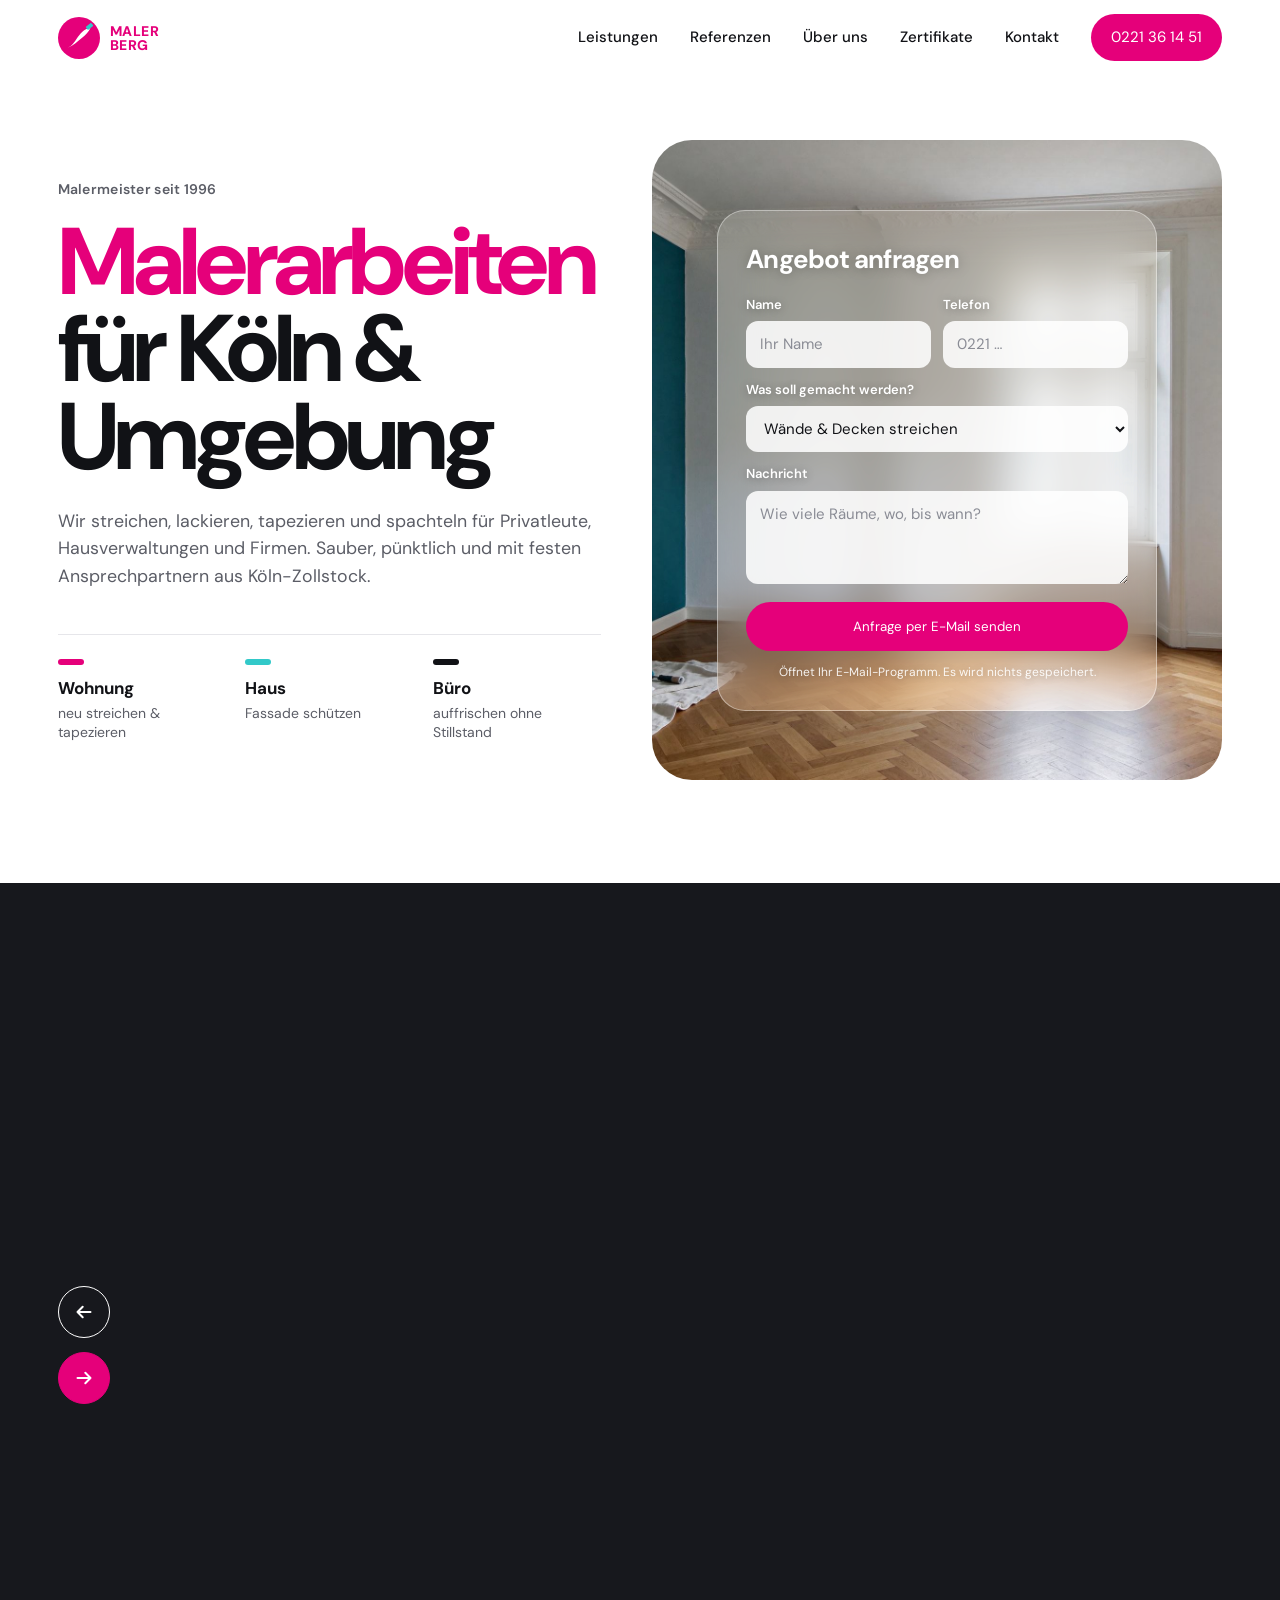
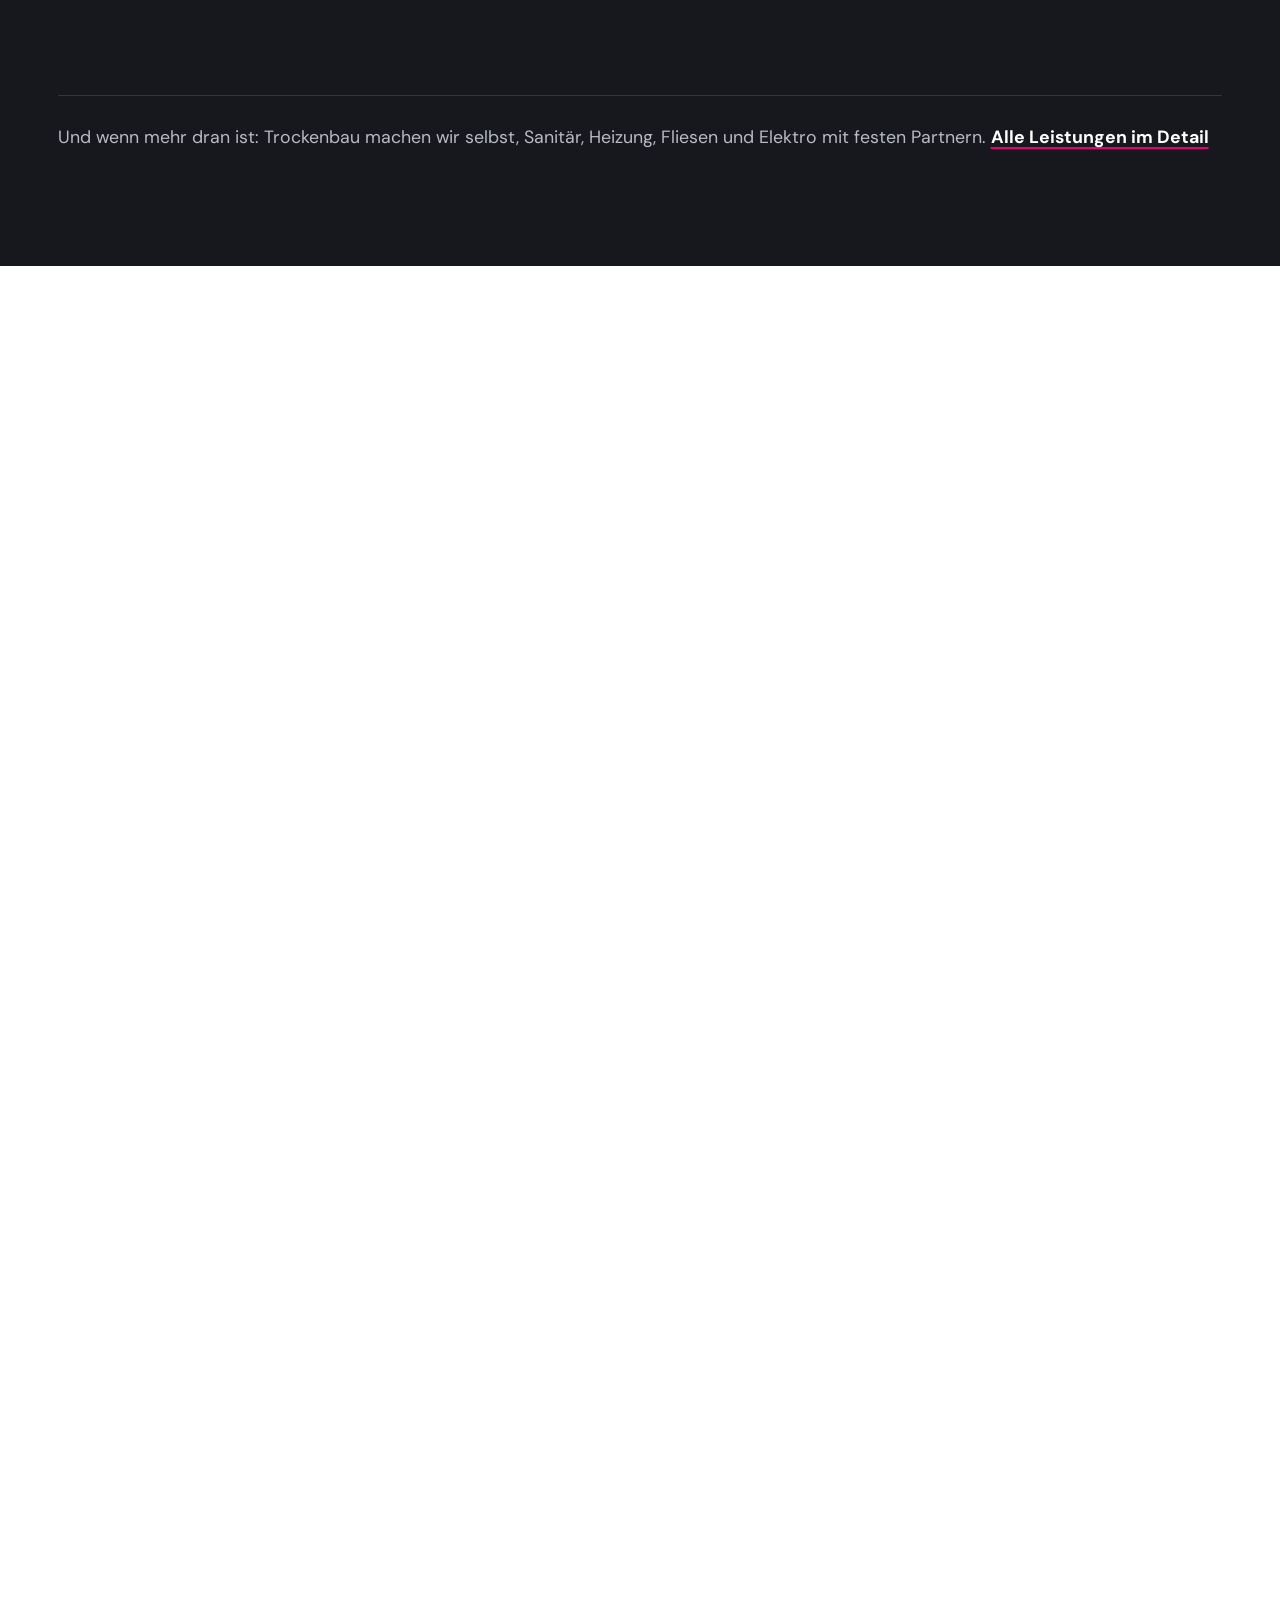
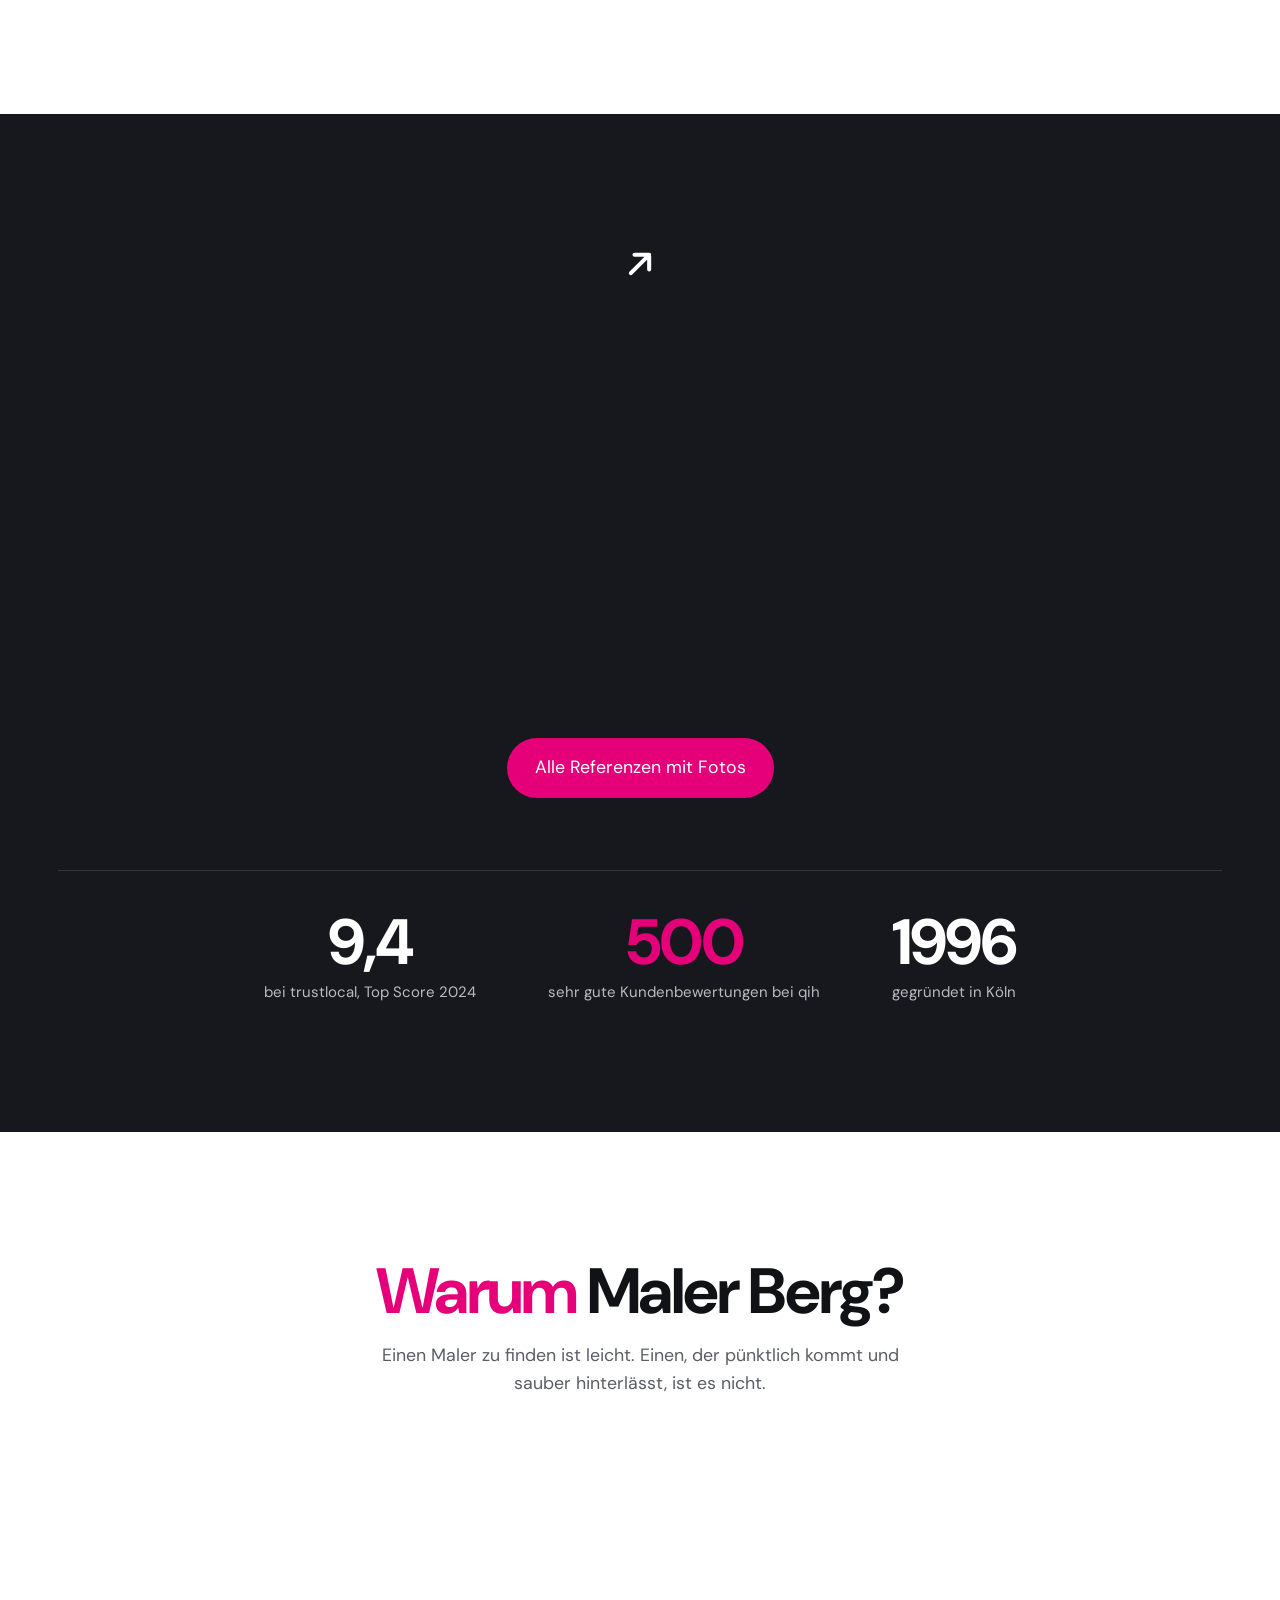
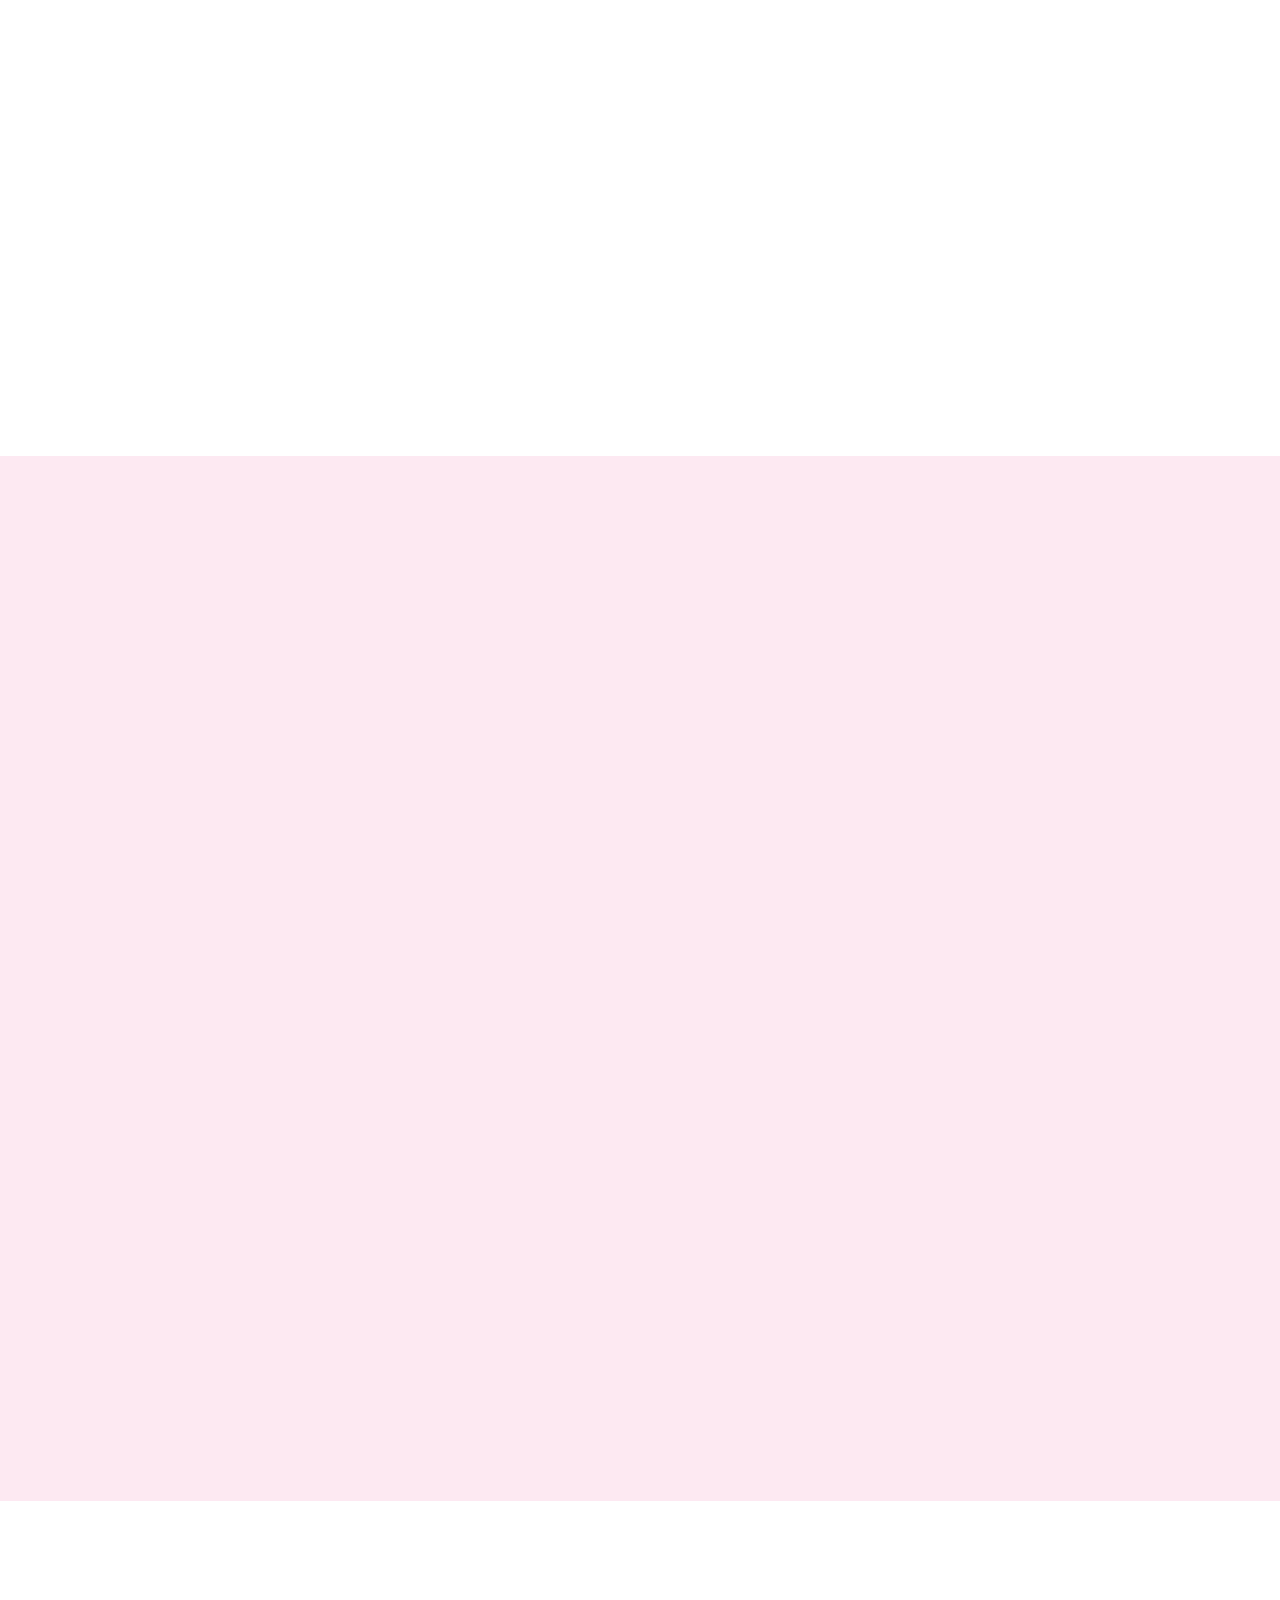
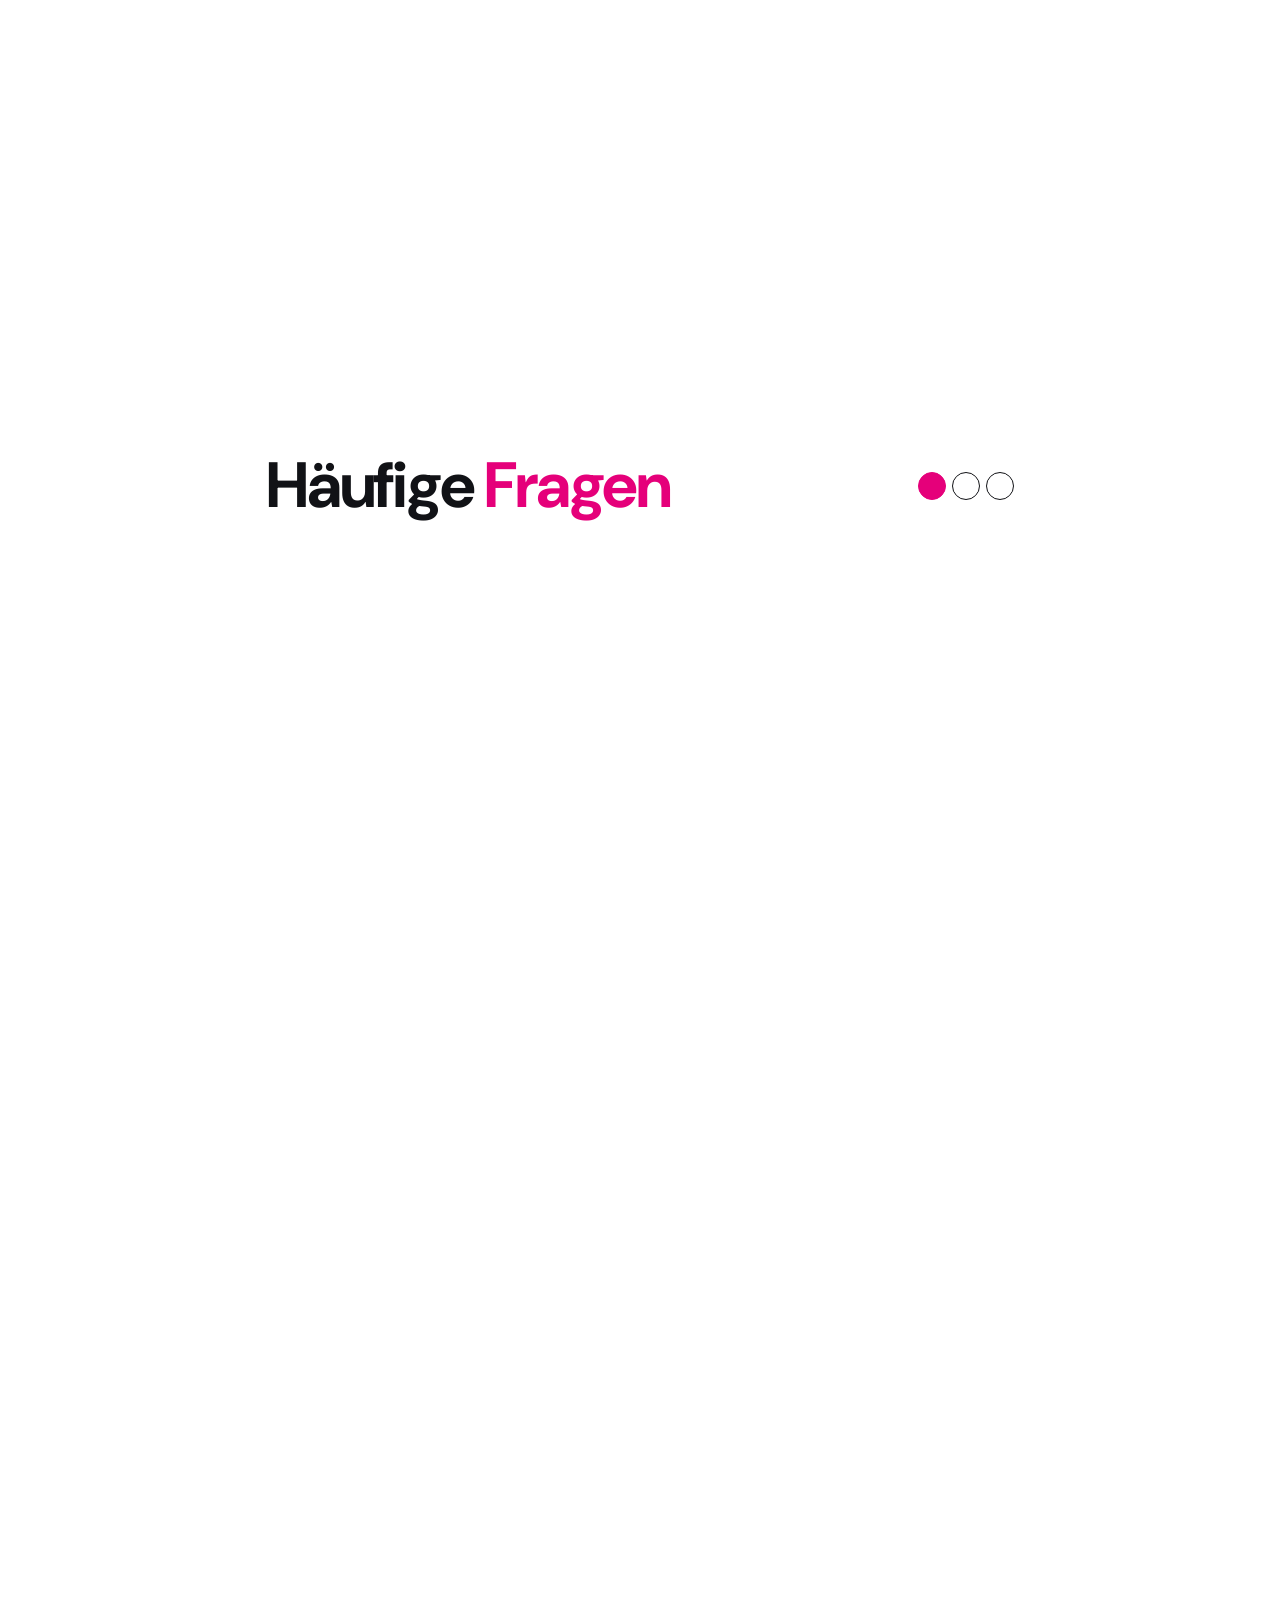
<file: v2/index.html>
<!doctype html>
<html lang="de">
<head>
<meta charset="utf-8">
<title>Maler Berg</title>
<meta http-equiv="refresh" content="0; url=../">
<link rel="canonical" href="../">
<meta name="robots" content="noindex">
</head>
<body><p><a href="../">Weiter zur Startseite</a></p></body>
</html>
</file>
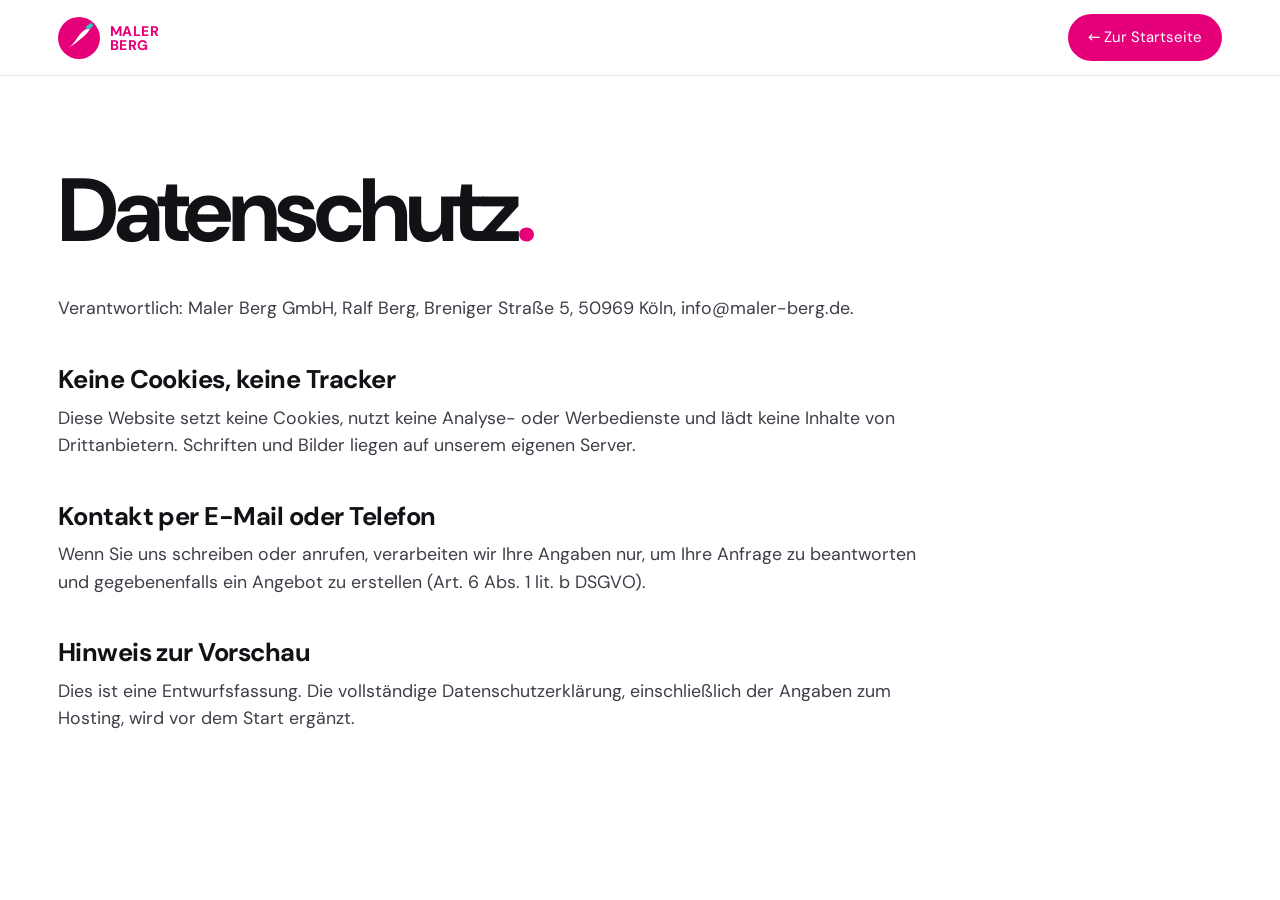
<file: datenschutz.html>
<!doctype html>
<html lang="de">
<head>
<meta charset="utf-8">
<meta name="viewport" content="width=device-width, initial-scale=1">
<title>Datenschutz – Maler Berg GmbH</title>
<meta name="robots" content="noindex">
<link rel="stylesheet" href="assets/css/site.css">
<link rel="preload" href="assets/fonts/dmsans-latin.woff2" as="font" type="font/woff2" crossorigin>
<link rel="icon" href="assets/favicon.svg" type="image/svg+xml">
</head>
<body>
<svg width="0" height="0" style="position:absolute" aria-hidden="true"><symbol id="mark" viewBox="0 0 48 48"><circle cx="24" cy="24" r="24" fill="#e5007a"/><path d="M11 35c6-2 9-9 13.5-14.5 3.6-4.4 8-8 12.5-8-1.8 4.5-5.4 8-9.8 11.6-4.6 3.8-9.2 8.6-16.2 10.9z" fill="#fff"/><rect x="32" y="8.5" width="8" height="4.5" rx="1" transform="rotate(-38 36 10.7)" fill="#32c9c9"/></symbol></svg>
<header class="legal-top">
  <a class="logo" href="index.html"><svg><use href="#mark"/></svg><span>MALER<br>BERG</span></a>
  <a class="btn btn--sm" href="index.html">← Zur Startseite</a>
</header>
<main class="legal">
  <h1>Datenschutz</h1>
  <p>Verantwortlich: Maler Berg GmbH, Ralf Berg, Breniger Straße 5, 50969 Köln, info@maler-berg.de.</p>
  <h2>Keine Cookies, keine Tracker</h2>
  <p>Diese Website setzt keine Cookies, nutzt keine Analyse- oder Werbedienste und lädt keine Inhalte von Drittanbietern. Schriften und Bilder liegen auf unserem eigenen Server.</p>
  <h2>Kontakt per E-Mail oder Telefon</h2>
  <p>Wenn Sie uns schreiben oder anrufen, verarbeiten wir Ihre Angaben nur, um Ihre Anfrage zu beantworten und gegebenenfalls ein Angebot zu erstellen (Art. 6 Abs. 1 lit. b DSGVO).</p>
  <h2>Hinweis zur Vorschau</h2>
  <p>Dies ist eine Entwurfsfassung. Die vollständige Datenschutzerklärung, einschließlich der Angaben zum Hosting, wird vor dem Start ergänzt.</p>
</main>
</body>
</html>
</file>
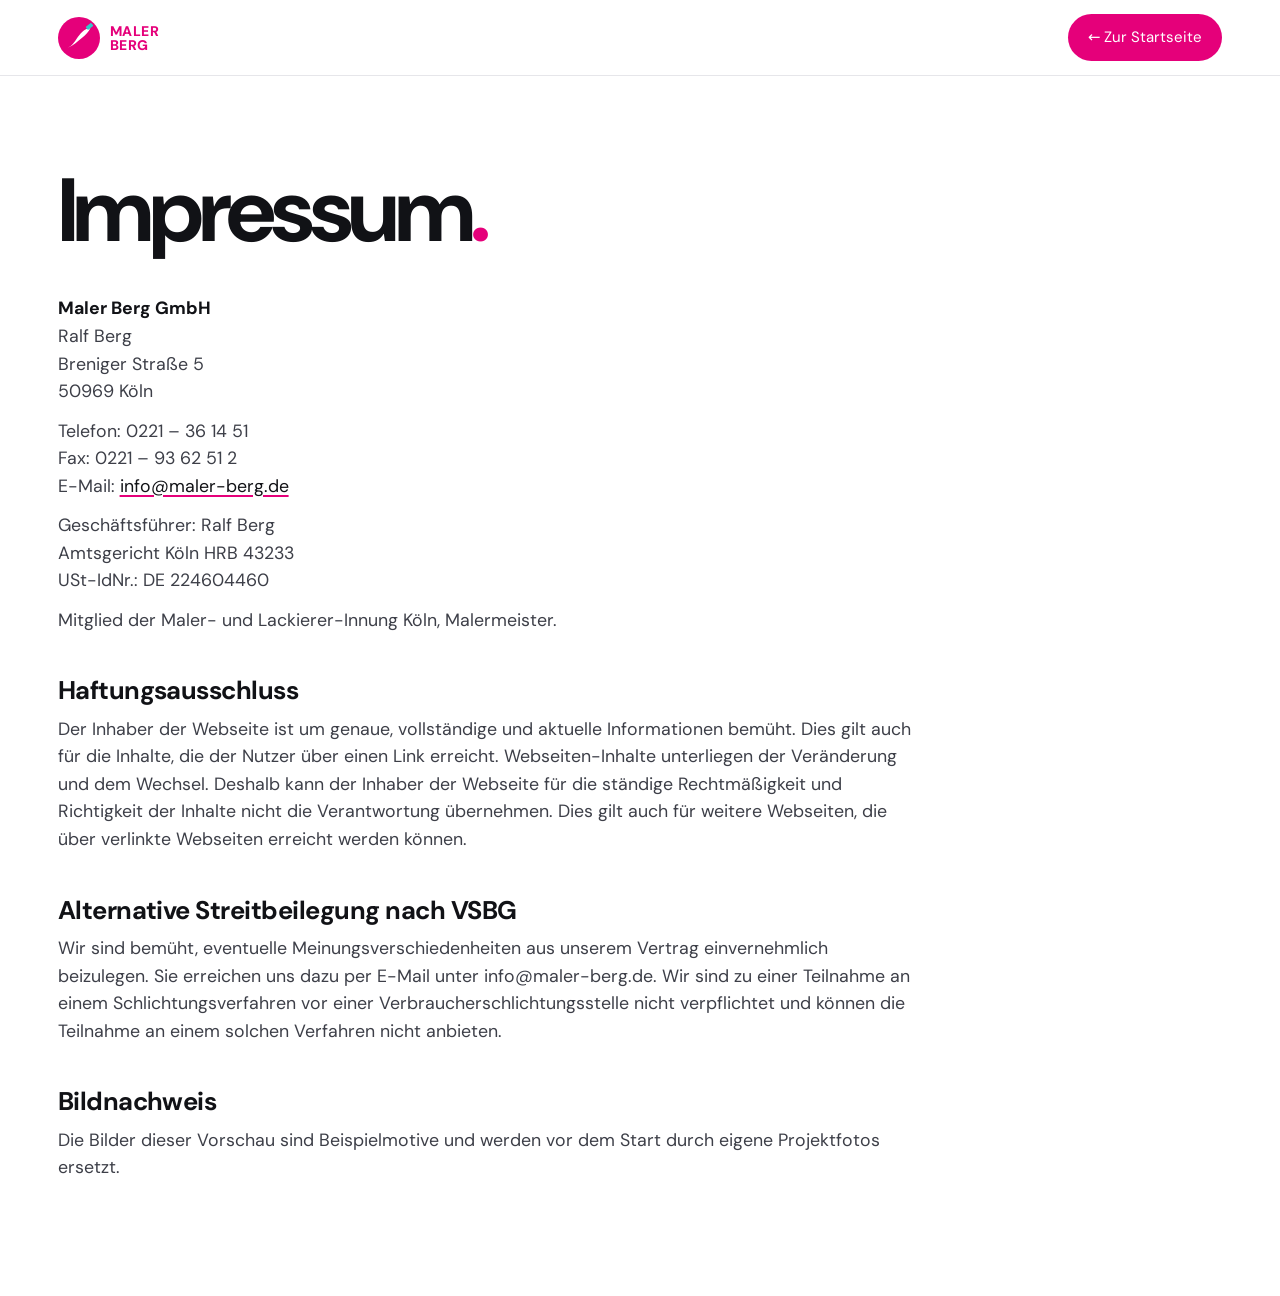
<file: impressum.html>
<!doctype html>
<html lang="de">
<head>
<meta charset="utf-8">
<meta name="viewport" content="width=device-width, initial-scale=1">
<title>Impressum – Maler Berg GmbH</title>
<meta name="robots" content="noindex">
<link rel="stylesheet" href="assets/css/site.css">
<link rel="preload" href="assets/fonts/dmsans-latin.woff2" as="font" type="font/woff2" crossorigin>
<link rel="icon" href="assets/favicon.svg" type="image/svg+xml">
</head>
<body>
<svg width="0" height="0" style="position:absolute" aria-hidden="true"><symbol id="mark" viewBox="0 0 48 48"><circle cx="24" cy="24" r="24" fill="#e5007a"/><path d="M11 35c6-2 9-9 13.5-14.5 3.6-4.4 8-8 12.5-8-1.8 4.5-5.4 8-9.8 11.6-4.6 3.8-9.2 8.6-16.2 10.9z" fill="#fff"/><rect x="32" y="8.5" width="8" height="4.5" rx="1" transform="rotate(-38 36 10.7)" fill="#32c9c9"/></symbol></svg>
<header class="legal-top">
  <a class="logo" href="index.html"><svg><use href="#mark"/></svg><span>MALER<br>BERG</span></a>
  <a class="btn btn--sm" href="index.html">← Zur Startseite</a>
</header>
<main class="legal">
  <h1>Impressum</h1>
  <p><strong>Maler Berg GmbH</strong><br>Ralf Berg<br>Breniger Straße 5<br>50969 Köln</p>
  <p>Telefon: 0221 – 36 14 51<br>Fax: 0221 – 93 62 51 2<br>E-Mail: <a href="mailto:info@maler-berg.de">info@maler-berg.de</a></p>
  <p>Geschäftsführer: Ralf Berg<br>Amtsgericht Köln HRB 43233<br>USt-IdNr.: DE 224604460</p>
  <p>Mitglied der Maler- und Lackierer-Innung Köln, Malermeister.</p>
  <h2>Haftungsausschluss</h2>
  <p>Der Inhaber der Webseite ist um genaue, vollständige und aktuelle Informationen bemüht. Dies gilt auch für die Inhalte, die der Nutzer über einen Link erreicht. Webseiten-Inhalte unterliegen der Veränderung und dem Wechsel. Deshalb kann der Inhaber der Webseite für die ständige Rechtmäßigkeit und Richtigkeit der Inhalte nicht die Verantwortung übernehmen. Dies gilt auch für weitere Webseiten, die über verlinkte Webseiten erreicht werden können.</p>
  <h2>Alternative Streitbeilegung nach VSBG</h2>
  <p>Wir sind bemüht, eventuelle Meinungsverschiedenheiten aus unserem Vertrag einvernehmlich beizulegen. Sie erreichen uns dazu per E-Mail unter info@maler-berg.de. Wir sind zu einer Teilnahme an einem Schlichtungsverfahren vor einer Verbraucherschlichtungsstelle nicht verpflichtet und können die Teilnahme an einem solchen Verfahren nicht anbieten.</p>
  <h2>Bildnachweis</h2>
  <p>Die Bilder dieser Vorschau sind Beispielmotive und werden vor dem Start durch eigene Projektfotos ersetzt.</p>
</main>
</body>
</html>
</file>
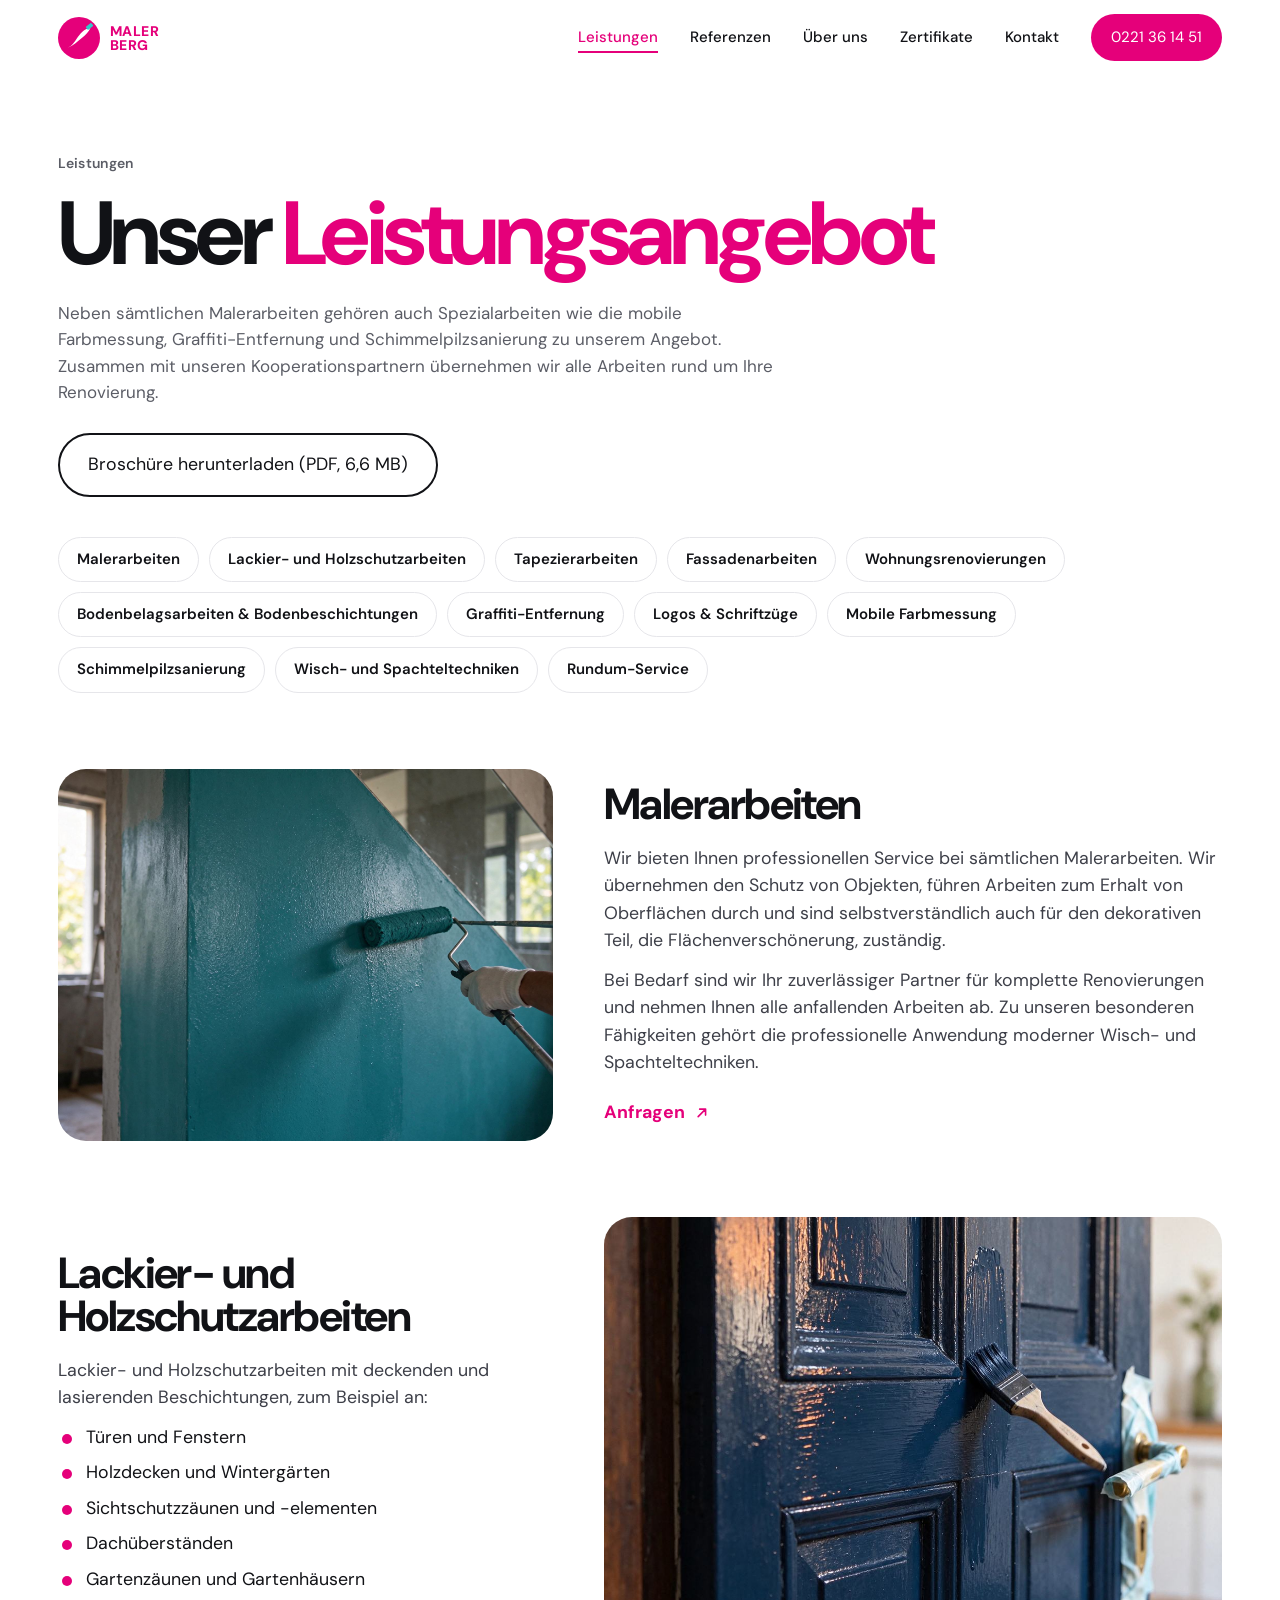
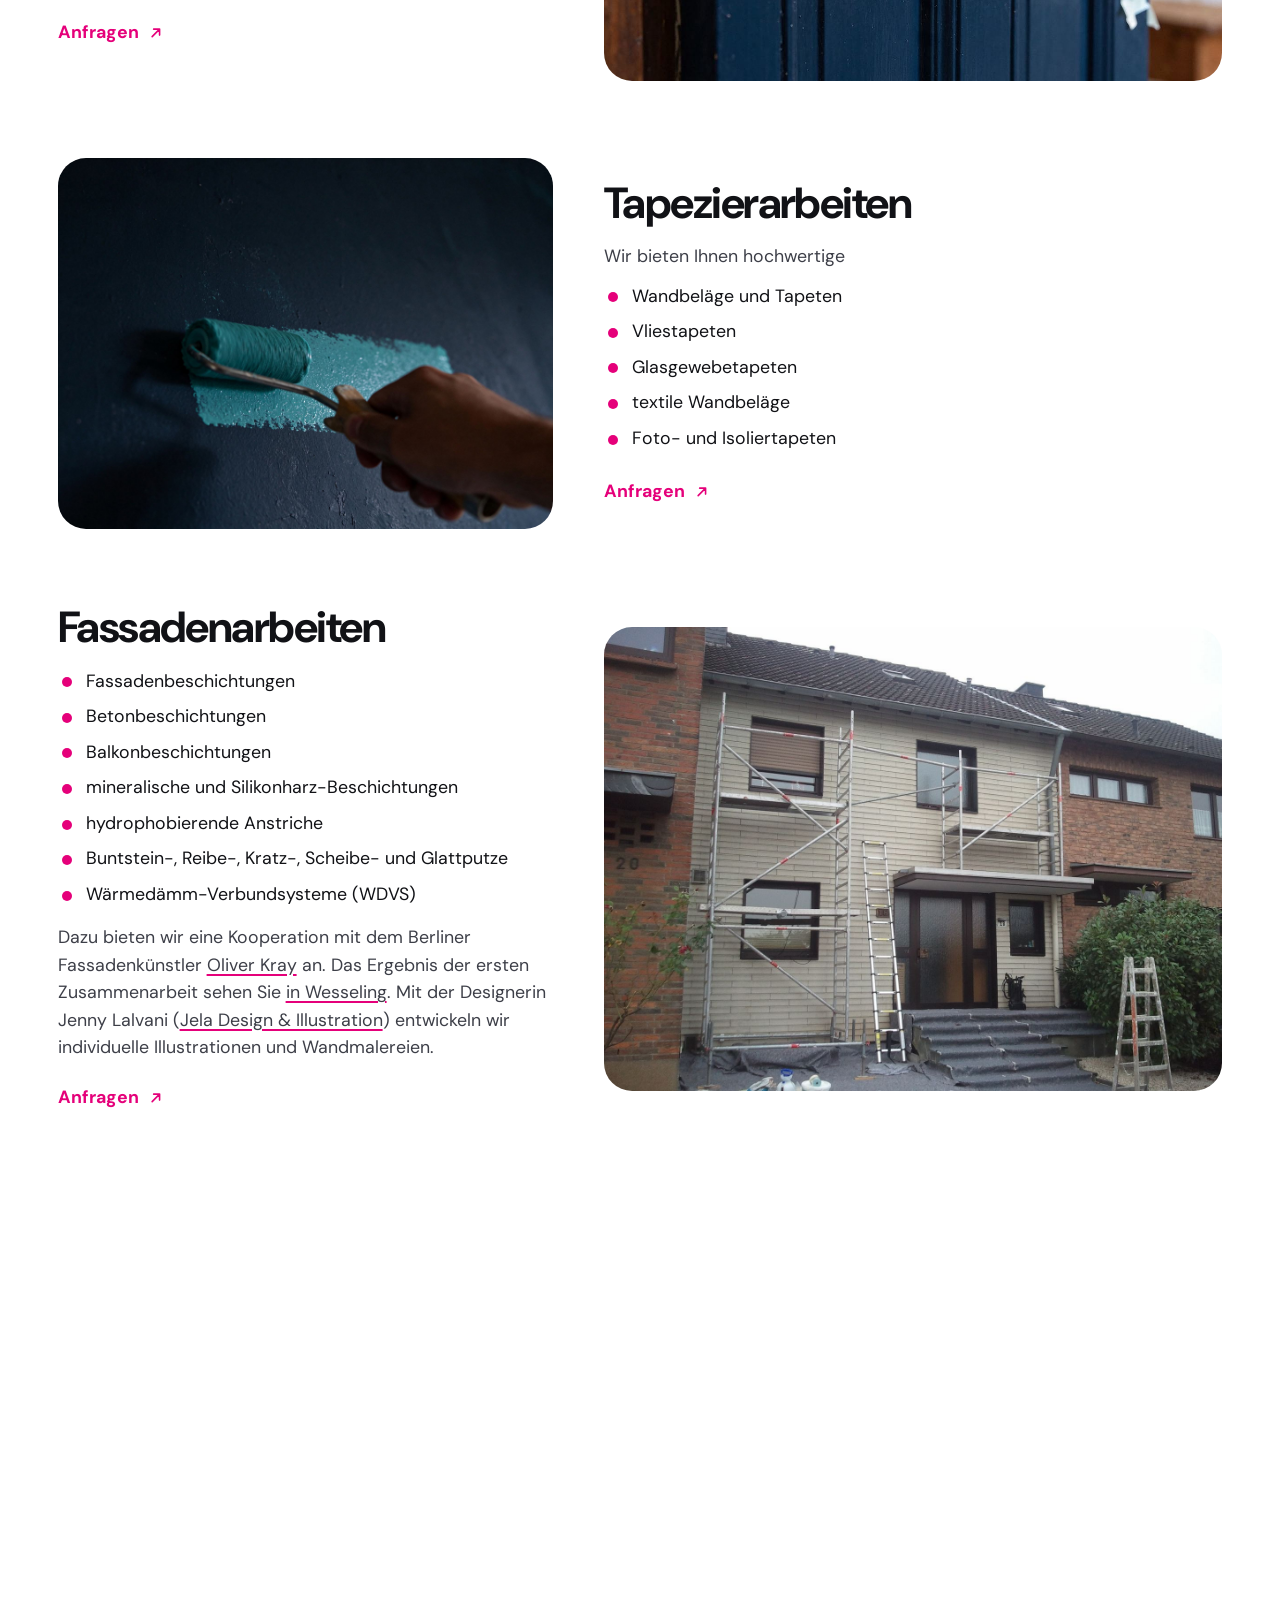
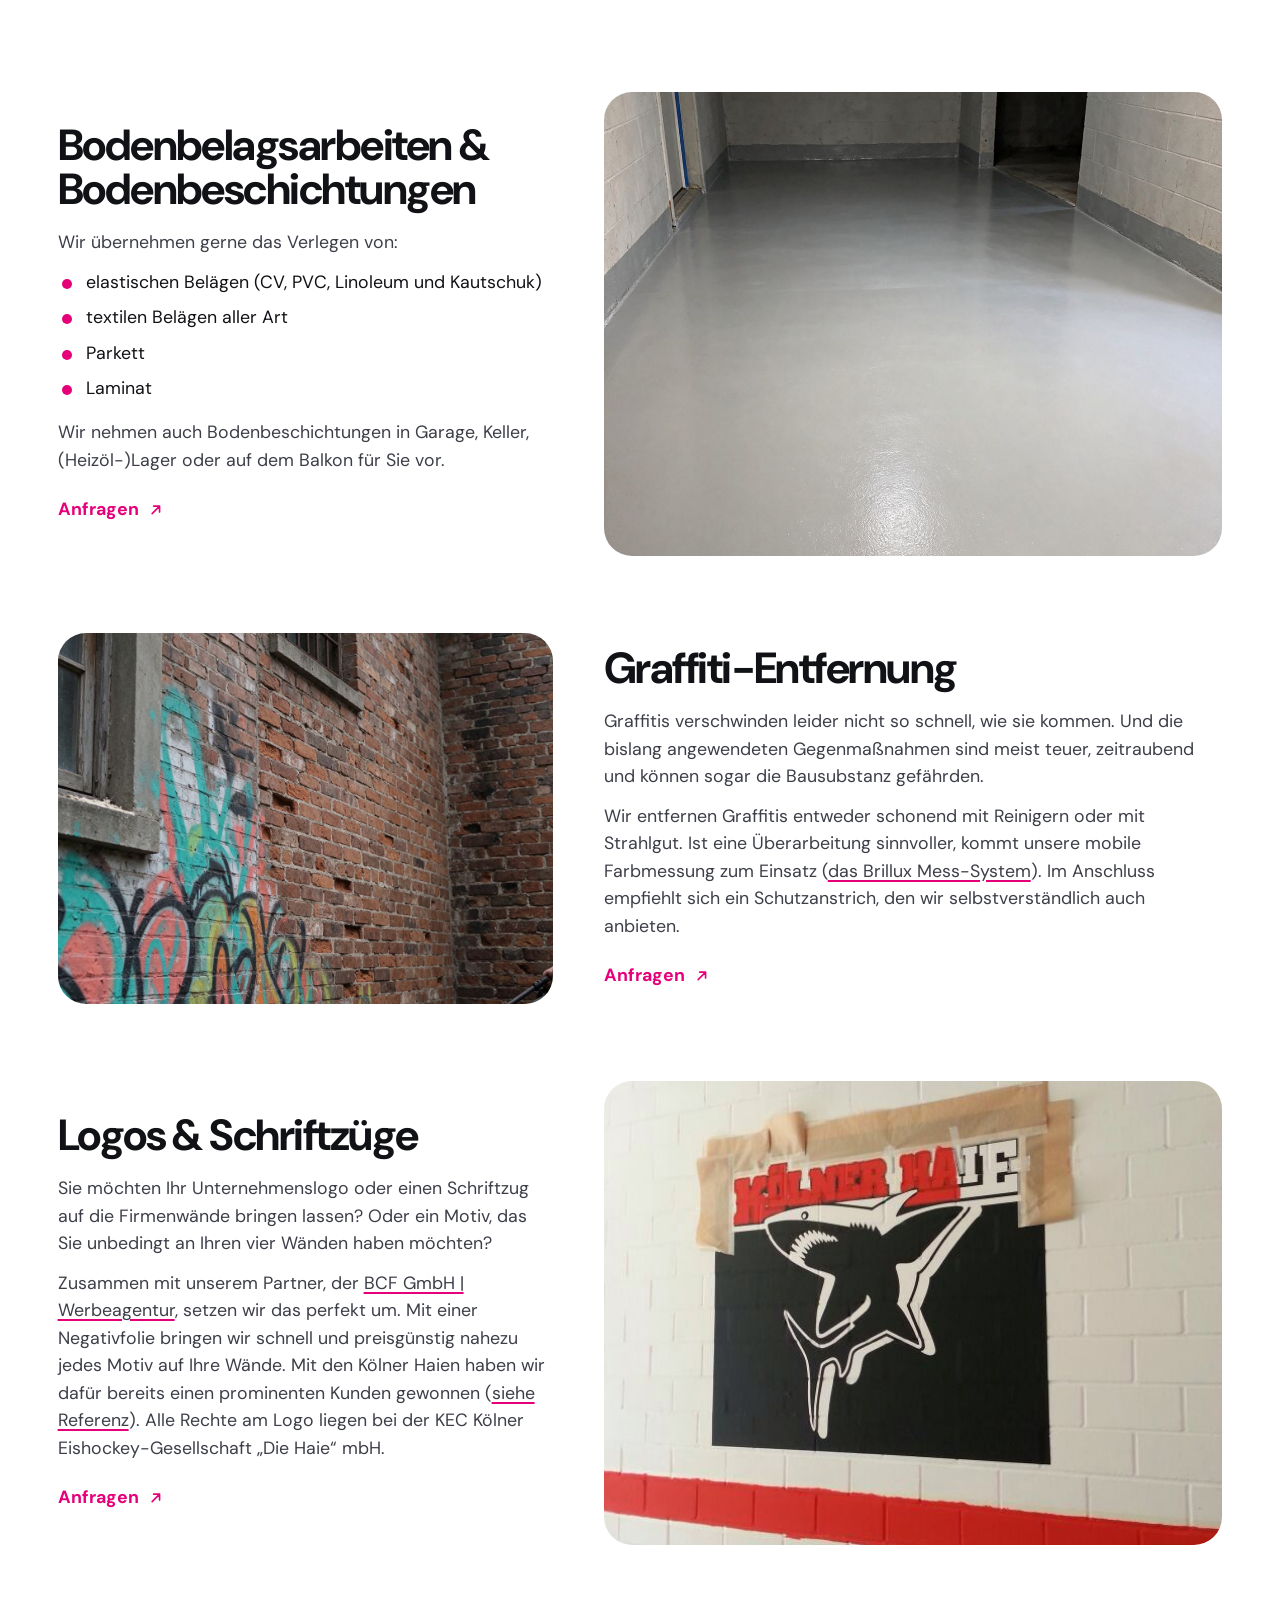
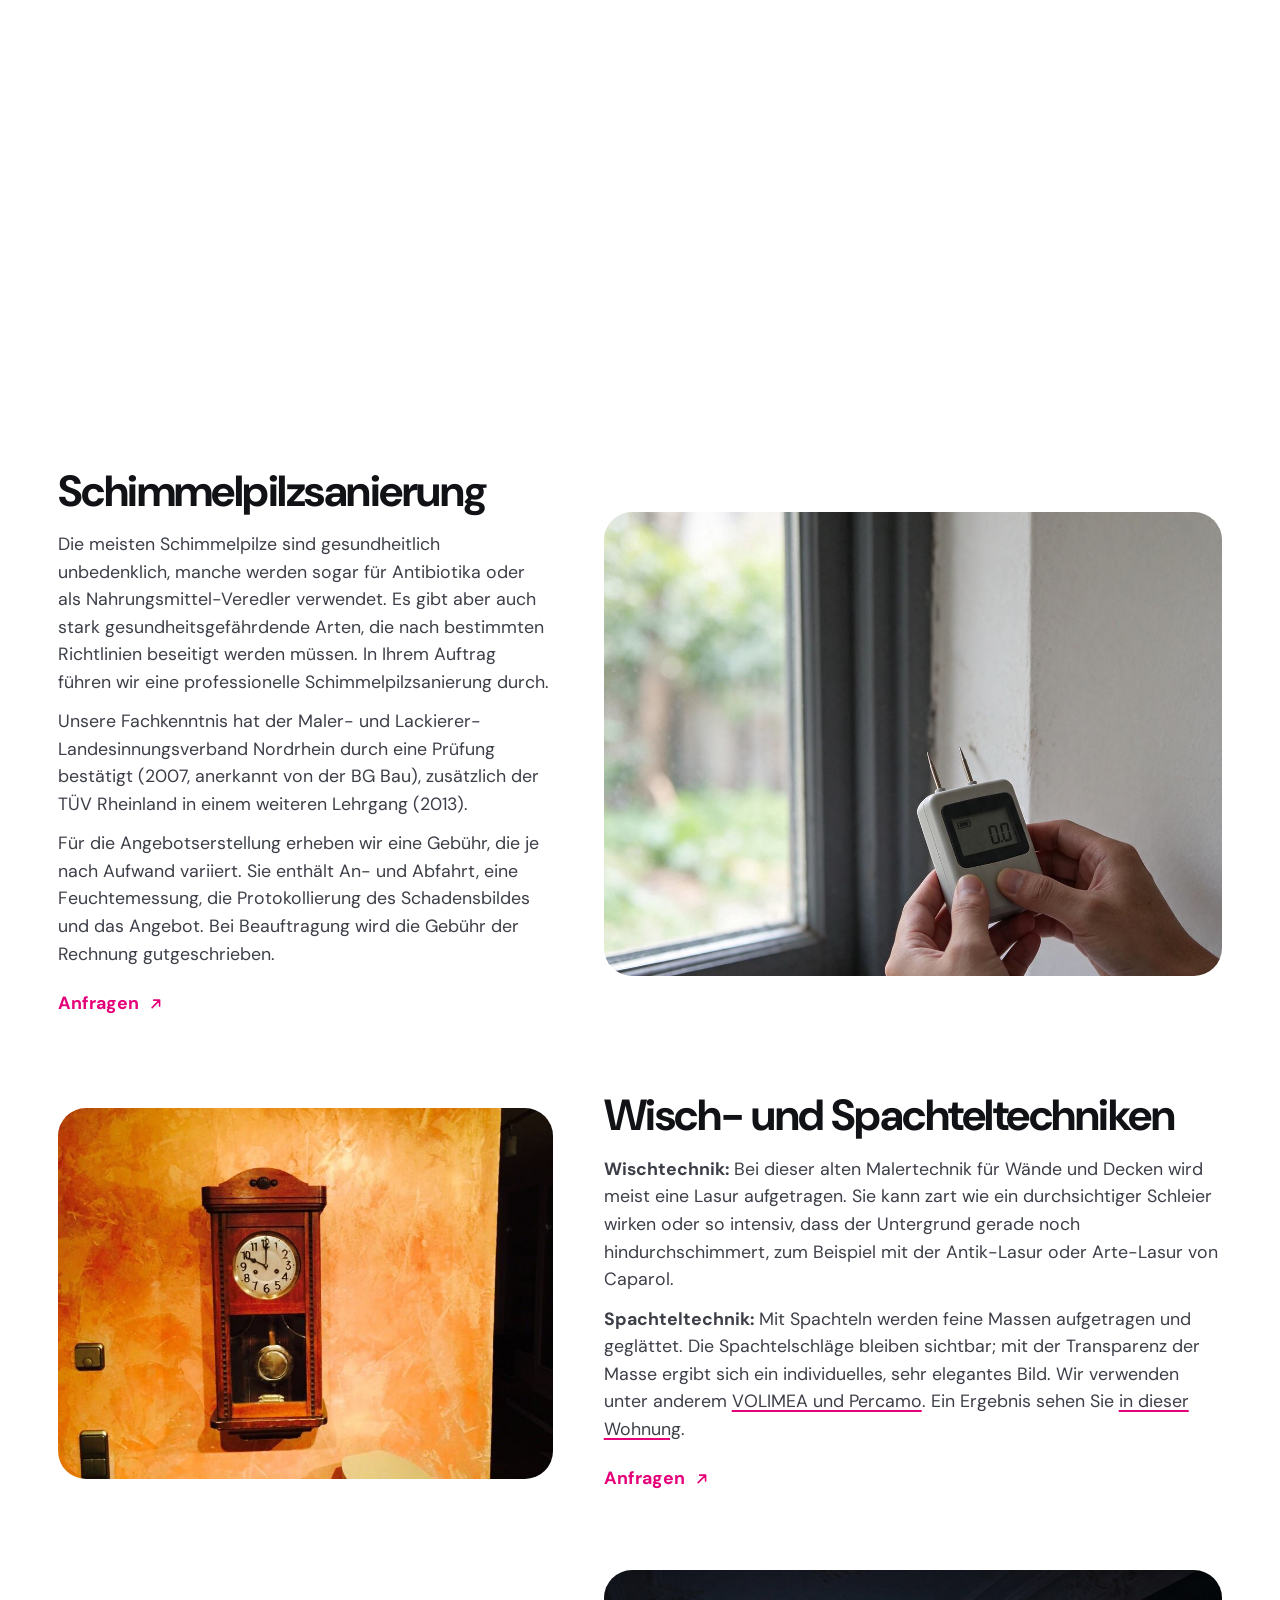
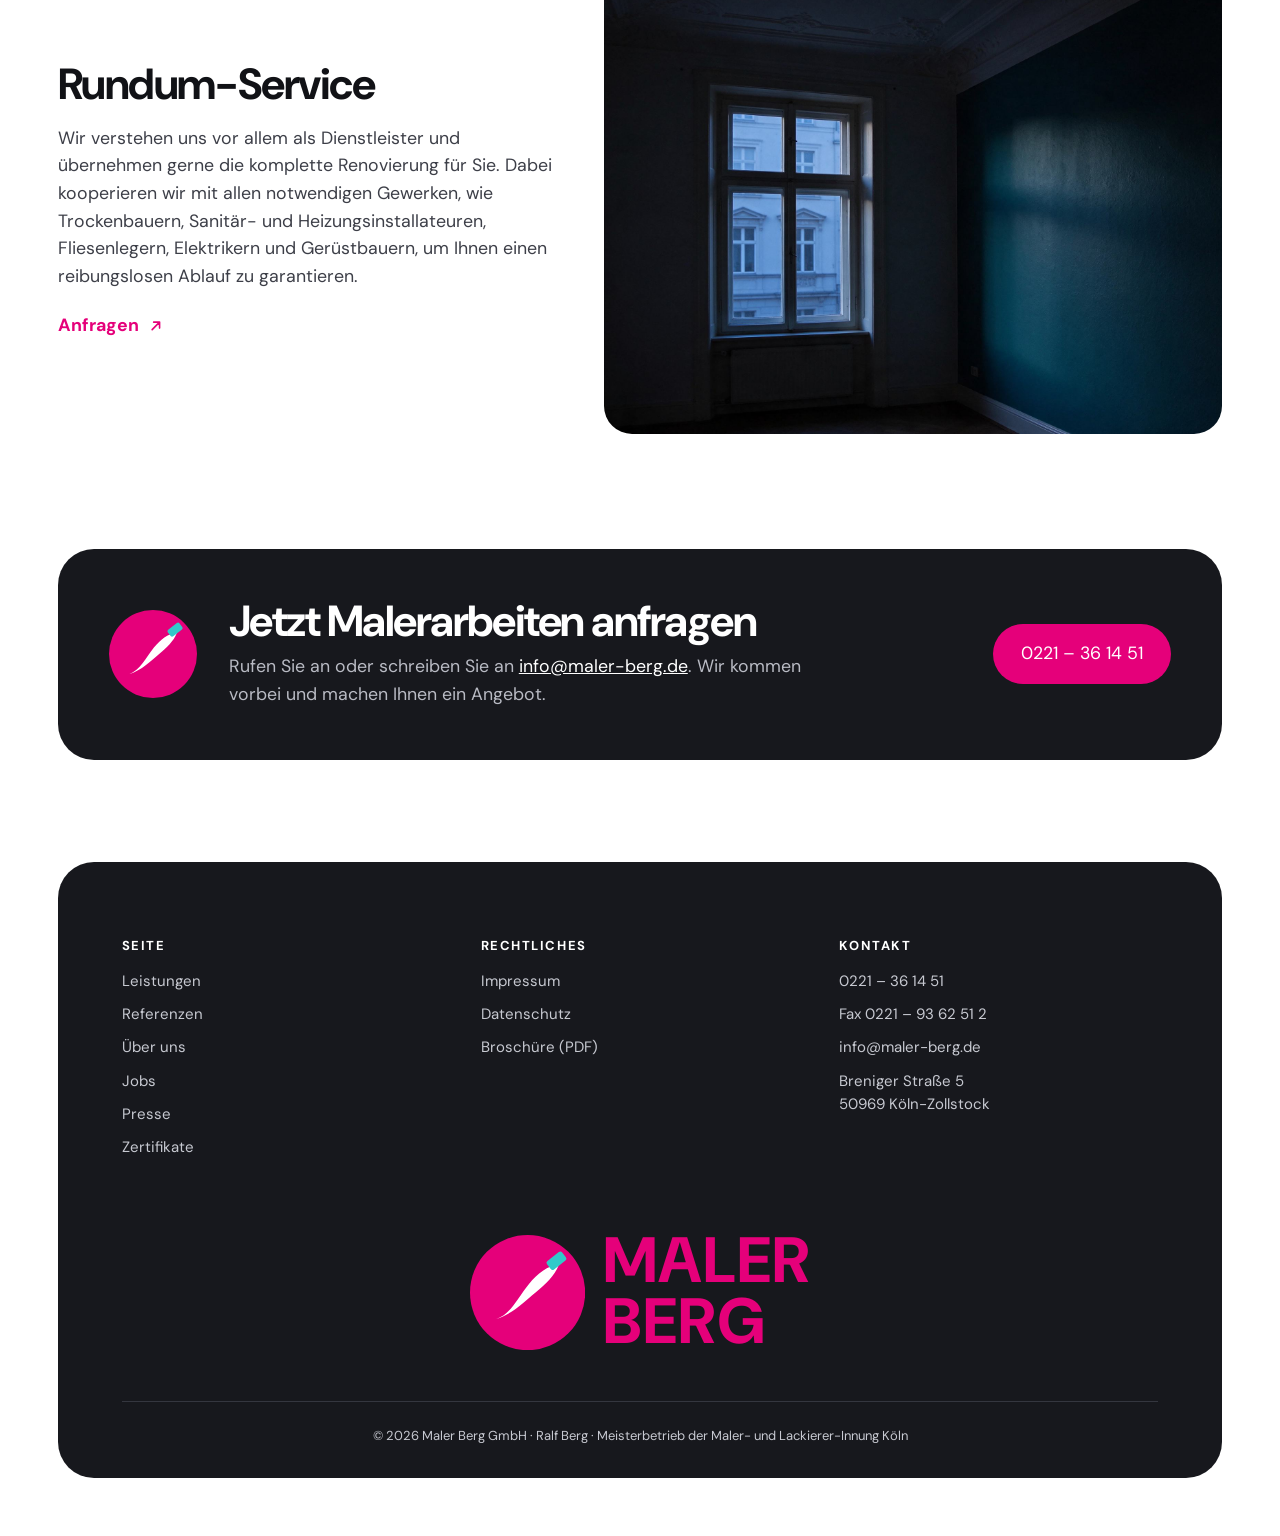
<file: leistungen.html>
<!doctype html>
<html lang="de">
<head>
<meta charset="utf-8">
<meta name="viewport" content="width=device-width, initial-scale=1">
<title>Leistungen – Maler Berg GmbH Köln</title>
<meta name="description" content="Malerarbeiten, Lack, Tapete, Fassade, Wohnungsrenovierung, Böden, Graffiti-Entfernung, Logos, mobile Farbmessung, Schimmelpilzsanierung, Wisch- und Spachteltechniken in Köln.">
<link rel="preload" href="assets/fonts/dmsans-latin.woff2" as="font" type="font/woff2" crossorigin>
<link rel="stylesheet" href="assets/css/site.css">
<link rel="icon" href="assets/favicon.svg" type="image/svg+xml">
</head>
<body>

<svg width="0" height="0" style="position:absolute" aria-hidden="true">
  <symbol id="mark" viewBox="0 0 48 48"><circle cx="24" cy="24" r="24" fill="#e5007a"/><path d="M11 35c6-2 9-9 13.5-14.5 3.6-4.4 8-8 12.5-8-1.8 4.5-5.4 8-9.8 11.6-4.6 3.8-9.2 8.6-16.2 10.9z" fill="#fff"/><rect x="32" y="8.5" width="8" height="4.5" rx="1" transform="rotate(-38 36 10.7)" fill="#32c9c9"/></symbol>
  <symbol id="arrow" viewBox="0 0 24 24"><path d="M7 17 17 7M9 7h8v8" fill="none" stroke="currentColor" stroke-width="2.2" stroke-linecap="round" stroke-linejoin="round"/></symbol>
</svg>

<header class="top">
  <a class="logo" href="index.html"><svg><use href="#mark"/></svg><span>MALER<br>BERG</span></a>
  <nav class="top__nav" id="menu" aria-label="Hauptmenü">
    <a href="leistungen.html" aria-current="page">Leistungen</a>
    <a href="referenzen.html">Referenzen</a>
    <a href="ueber-uns.html">Über uns</a>
    <a href="index.html#zertifikate">Zertifikate</a>
    <a href="index.html#kontakt">Kontakt</a>
  </nav>
  <a class="btn btn--sm" href="tel:+49221361451">0221 36 14 51</a>
  <button class="burger" type="button" aria-expanded="false" aria-controls="menu" aria-label="Menü öffnen"><span></span><span></span></button>
</header>

<main id="top">

  <section class="sub-hero">
    <p class="kicker">Leistungen</p>
    <h1>Unser <em>Leistungs&shy;angebot</em></h1>
    <p class="sub-hero__lead">Neben sämtlichen Malerarbeiten gehören auch Spezialarbeiten wie die mobile Farbmessung, Graffiti-Entfernung und Schimmelpilzsanierung zu unserem Angebot. Zusammen mit unseren Kooperationspartnern übernehmen wir alle Arbeiten rund um Ihre Renovierung.</p>
    <a class="btn btn--ghost" href="assets/docs/maler-berg-broschuere.pdf">Broschüre herunterladen (PDF, 6,6 MB)</a>
    <nav class="toc" aria-label="Leistungen"><a href="#malerarbeiten">Malerarbeiten</a><a href="#lackierarbeiten">Lackier- und Holzschutzarbeiten</a><a href="#tapezierarbeiten">Tapezierarbeiten</a><a href="#fassadenarbeiten">Fassadenarbeiten</a><a href="#wohnungsrenovierungen">Wohnungsrenovierungen</a><a href="#boden">Bodenbelagsarbeiten &amp; Bodenbeschichtungen</a><a href="#graffiti">Graffiti-Entfernung</a><a href="#logos">Logos &amp; Schriftzüge</a><a href="#farbmessung">Mobile Farbmessung</a><a href="#schimmel">Schimmelpilzsanierung</a><a href="#wisch-spachtel">Wisch- und Spachteltechniken</a><a href="#rundum">Rundum-Service</a></nav>
  </section>

  <section class="svcs">
    <article class="svc" id="malerarbeiten">
      <img src="assets/img/malen.jpg" loading="lazy" alt="Wand wird mit der Rolle gestrichen">
      <div class="svc__copy"><h2>Malerarbeiten</h2><p>Wir bieten Ihnen professionellen Service bei sämtlichen Malerarbeiten. Wir übernehmen den Schutz von Objekten, führen Arbeiten zum Erhalt von Oberflächen durch und sind selbstverständlich auch für den dekorativen Teil, die Flächenverschönerung, zuständig.</p><p>Bei Bedarf sind wir Ihr zuverlässiger Partner für komplette Renovierungen und nehmen Ihnen alle anfallenden Arbeiten ab. Zu unseren besonderen Fähigkeiten gehört die professionelle Anwendung moderner Wisch- und Spachteltechniken.</p><a class="svc__ask" href="index.html#kontakt">Anfragen<svg><use href="#arrow"/></svg></a></div>
    </article>
    <article class="svc" id="lackierarbeiten">
      <img src="assets/img/lack.jpg" loading="lazy" alt="Tür wird lackiert">
      <div class="svc__copy"><h2>Lackier- und Holzschutzarbeiten</h2><p>Lackier- und Holzschutzarbeiten mit deckenden und lasierenden Beschichtungen, zum Beispiel an:</p><ul class="ticks"><li>Türen und Fenstern</li><li>Holzdecken und Wintergärten</li><li>Sichtschutzzäunen und -elementen</li><li>Dachüberständen</li><li>Gartenzäunen und Gartenhäusern</li></ul><a class="svc__ask" href="index.html#kontakt">Anfragen<svg><use href="#arrow"/></svg></a></div>
    </article>
    <article class="svc" id="tapezierarbeiten">
      <img src="assets/img/d-rolle.jpg" loading="lazy" alt="Farbrolle auf frisch gestrichener Wand">
      <div class="svc__copy"><h2>Tapezierarbeiten</h2><p>Wir bieten Ihnen hochwertige</p><ul class="ticks"><li>Wandbeläge und Tapeten</li><li>Vliestapeten</li><li>Glasgewebetapeten</li><li>textile Wandbeläge</li><li>Foto- und Isoliertapeten</li></ul><a class="svc__ask" href="index.html#kontakt">Anfragen<svg><use href="#arrow"/></svg></a></div>
    </article>
    <article class="svc" id="fassadenarbeiten">
      <img src="assets/img/ref/fassadengestaltung-wesseling-01.jpg" loading="lazy" alt="Gestaltete Fassade in Wesseling">
      <div class="svc__copy"><h2>Fassadenarbeiten</h2><ul class="ticks"><li>Fassadenbeschichtungen</li><li>Betonbeschichtungen</li><li>Balkonbeschichtungen</li><li>mineralische und Silikonharz-Beschichtungen</li><li>hydrophobierende Anstriche</li><li>Buntstein-, Reibe-, Kratz-, Scheibe- und Glattputze</li><li>Wärmedämm-Verbundsysteme (WDVS)</li></ul><p>Dazu bieten wir eine Kooperation mit dem Berliner Fassadenkünstler <a href="http://www.oliverkray.com/" target="_blank" rel="noopener">Oliver Kray</a> an. Das Ergebnis der ersten Zusammenarbeit sehen Sie <a href="referenzen.html#fassadengestaltung-wesseling">in Wesseling</a>. Mit der Designerin Jenny Lalvani (<a href="http://www.jela-design-illustration.de" target="_blank" rel="noopener">Jela Design &amp; Illustration</a>) entwickeln wir individuelle Illustrationen und Wandmalereien.</p><a class="svc__ask" href="index.html#kontakt">Anfragen<svg><use href="#arrow"/></svg></a></div>
    </article>
    <article class="svc" id="wohnungsrenovierungen">
      <img src="assets/img/ref/schwalbacher-str-01.jpg" loading="lazy" alt="Wand mit Volimea-Spachteltechnik">
      <div class="svc__copy"><h2>Wohnungsrenovierungen</h2><p>Wir decken das gesamte Spektrum einer Wohnungsrenovierung oder -sanierung gemeinsam mit unseren Kooperationspartnern ab, zum Beispiel:</p><ul class="ticks"><li>Michael Weiß – Handwerkerservice</li><li><a href="http://www.uwe-czubak.de" target="_blank" rel="noopener">Elektroanlagen Uwe Czubak</a></li><li><a href="http://www.h-j-lohmar.de/" target="_blank" rel="noopener">H. J. Lohmar GmbH – Sanitär und Heizung</a></li><li><a href="http://www.marcus-valder.de/index.html" target="_blank" rel="noopener">Marcus Valder Schreinerei GmbH</a></li><li>Schreinerei Wolpert GmbH &amp; Co. KG</li><li>Peter Kaiser GmbH</li></ul><p>Fordern Sie uns heraus!</p><a class="svc__ask" href="index.html#kontakt">Anfragen<svg><use href="#arrow"/></svg></a></div>
    </article>
    <article class="svc" id="boden">
      <img src="assets/img/boden.jpg" loading="lazy" alt="Neu verlegter Boden">
      <div class="svc__copy"><h2>Bodenbelagsarbeiten &amp; Bodenbeschichtungen</h2><p>Wir übernehmen gerne das Verlegen von:</p><ul class="ticks"><li>elastischen Belägen (CV, PVC, Linoleum und Kautschuk)</li><li>textilen Belägen aller Art</li><li>Parkett</li><li>Laminat</li></ul><p>Wir nehmen auch Bodenbeschichtungen in Garage, Keller, (Heizöl-)Lager oder auf dem Balkon für Sie vor.</p><a class="svc__ask" href="index.html#kontakt">Anfragen<svg><use href="#arrow"/></svg></a></div>
    </article>
    <article class="svc" id="graffiti">
      <img src="assets/img/graffiti.jpg" loading="lazy" alt="Mit Graffiti besprühte Wand">
      <div class="svc__copy"><h2>Graffiti-Entfernung</h2><p>Graffitis verschwinden leider nicht so schnell, wie sie kommen. Und die bislang angewendeten Gegenmaßnahmen sind meist teuer, zeitraubend und können sogar die Bausubstanz gefährden.</p><p>Wir entfernen Graffitis entweder schonend mit Reinigern oder mit Strahlgut. Ist eine Überarbeitung sinnvoller, kommt unsere mobile Farbmessung zum Einsatz (<a href="http://www.brillux.de/anwendungen-und-loesungen/farbmischtechnologie/farbanalyse-system/das-mess-system/" target="_blank" rel="noopener">das Brillux Mess-System</a>). Im Anschluss empfiehlt sich ein Schutzanstrich, den wir selbstverständlich auch anbieten.</p><a class="svc__ask" href="index.html#kontakt">Anfragen<svg><use href="#arrow"/></svg></a></div>
    </article>
    <article class="svc" id="logos">
      <img src="assets/img/ref/kec-koelner-eishockey-gesellschaft-die-haie-mbh-01.jpg" loading="lazy" alt="Logo der Kölner Haie an der Wand">
      <div class="svc__copy"><h2>Logos &amp; Schriftzüge</h2><p>Sie möchten Ihr Unternehmenslogo oder einen Schriftzug auf die Firmenwände bringen lassen? Oder ein Motiv, das Sie unbedingt an Ihren vier Wänden haben möchten?</p><p>Zusammen mit unserem Partner, der <a href="https://www.b-cf.de/" target="_blank" rel="noopener">BCF GmbH | Werbeagentur</a>, setzen wir das perfekt um. Mit einer Negativfolie bringen wir schnell und preisgünstig nahezu jedes Motiv auf Ihre Wände. Mit den Kölner Haien haben wir dafür bereits einen prominenten Kunden gewonnen (<a href="referenzen.html#kec-koelner-eishockey-gesellschaft-die-haie-mbh">siehe Referenz</a>). Alle Rechte am Logo liegen bei der KEC Kölner Eishockey-Gesellschaft „Die Haie“ mbH.</p><a class="svc__ask" href="index.html#kontakt">Anfragen<svg><use href="#arrow"/></svg></a></div>
    </article>
    <article class="svc" id="farbmessung">
      <img src="assets/img/messen.jpg" loading="lazy" alt="Farbmessgerät an der Wand">
      <div class="svc__copy"><h2>Mobile Farbmessung</h2><p>Mit dem Farbmessgerät <a href="http://www.brillux.de/anwendungen-und-loesungen/farbmischtechnologie/farbmessgeraete/farbmessgeraet-mf-100/" target="_blank" rel="noopener">Brillux MF 100</a> lesen wir den gewünschten Farbton für Sie ein. Die Messergebnisse gehen direkt an Brillux, wo die Farbe individuell hergestellt und in 1–2 Werktagen an uns geliefert wird. Das spart viel Zeit und garantiert eine 98 % genaue Farbtonskalierung.</p><p>Die Vorteile: schnell, präzise, kostengünstig, zeitsparend, universell einsetzbar und qualitätssichernd.</p><a class="svc__ask" href="index.html#kontakt">Anfragen<svg><use href="#arrow"/></svg></a></div>
    </article>
    <article class="svc" id="schimmel">
      <img src="assets/img/schimmel.jpg" loading="lazy" alt="Feuchtemessung an einer Wand">
      <div class="svc__copy"><h2>Schimmelpilzsanierung</h2><p>Die meisten Schimmelpilze sind gesundheitlich unbedenklich, manche werden sogar für Antibiotika oder als Nahrungsmittel-Veredler verwendet. Es gibt aber auch stark gesundheitsgefährdende Arten, die nach bestimmten Richtlinien beseitigt werden müssen. In Ihrem Auftrag führen wir eine professionelle Schimmelpilzsanierung durch.</p><p>Unsere Fachkenntnis hat der Maler- und Lackierer-Landesinnungsverband Nordrhein durch eine Prüfung bestätigt (2007, anerkannt von der BG Bau), zusätzlich der TÜV Rheinland in einem weiteren Lehrgang (2013).</p><p>Für die Angebotserstellung erheben wir eine Gebühr, die je nach Aufwand variiert. Sie enthält An- und Abfahrt, eine Feuchtemessung, die Protokollierung des Schadensbildes und das Angebot. Bei Beauftragung wird die Gebühr der Rechnung gutgeschrieben.</p><a class="svc__ask" href="index.html#kontakt">Anfragen<svg><use href="#arrow"/></svg></a></div>
    </article>
    <article class="svc" id="wisch-spachtel">
      <img src="assets/img/ref/schwalbacher-str-03.jpg" loading="lazy" alt="Wand in Spachteltechnik mit Goldlasur">
      <div class="svc__copy"><h2>Wisch- und Spachteltechniken</h2><p><b>Wischtechnik:</b> Bei dieser alten Malertechnik für Wände und Decken wird meist eine Lasur aufgetragen. Sie kann zart wie ein durchsichtiger Schleier wirken oder so intensiv, dass der Untergrund gerade noch hindurchschimmert, zum Beispiel mit der Antik-Lasur oder Arte-Lasur von Caparol.</p><p><b>Spachteltechnik:</b> Mit Spachteln werden feine Massen aufgetragen und geglättet. Die Spachtelschläge bleiben sichtbar; mit der Transparenz der Masse ergibt sich ein individuelles, sehr elegantes Bild. Wir verwenden unter anderem <a href="http://www.volimea.de/" target="_blank" rel="noopener">VOLIMEA und Percamo</a>. Ein Ergebnis sehen Sie <a href="referenzen.html#schwalbacher-str">in dieser Wohnung</a>.</p><a class="svc__ask" href="index.html#kontakt">Anfragen<svg><use href="#arrow"/></svg></a></div>
    </article>
    <article class="svc" id="rundum">
      <img src="assets/img/d-altbau.jpg" loading="lazy" alt="Fertig renovierter Altbauraum">
      <div class="svc__copy"><h2>Rundum-Service</h2><p>Wir verstehen uns vor allem als Dienstleister und übernehmen gerne die komplette Renovierung für Sie. Dabei kooperieren wir mit allen notwendigen Gewerken, wie Trockenbauern, Sanitär- und Heizungsinstallateuren, Fliesenlegern, Elektrikern und Gerüstbauern, um Ihnen einen reibungslosen Ablauf zu garantieren.</p><a class="svc__ask" href="index.html#kontakt">Anfragen<svg><use href="#arrow"/></svg></a></div>
    </article>
  </section>

  <section class="cta cta--page" aria-labelledby="cta-h">
    <svg class="cta__mark"><use href="#mark"/></svg>
    <div>
      <h2 id="cta-h">Jetzt Malerarbeiten anfragen</h2>
      <p>Rufen Sie an oder schreiben Sie an <a href="mailto:info@maler-berg.de">info@maler-berg.de</a>. Wir kommen vorbei und machen Ihnen ein Angebot.</p>
    </div>
    <a class="btn" href="tel:+49221361451">0221 – 36 14 51</a>
  </section>
</main>

<footer class="foot">
  <div class="foot__cols">
    <nav aria-label="Seiten"><h3>Seite</h3><a href="leistungen.html">Leistungen</a><a href="referenzen.html">Referenzen</a><a href="ueber-uns.html">Über uns</a><a href="ueber-uns.html#jobs">Jobs</a><a href="ueber-uns.html#presse">Presse</a><a href="index.html#zertifikate">Zertifikate</a></nav>
    <nav aria-label="Rechtliches"><h3>Rechtliches</h3><a href="impressum.html">Impressum</a><a href="datenschutz.html">Datenschutz</a><a href="assets/docs/maler-berg-broschuere.pdf">Broschüre (PDF)</a></nav>
    <div><h3>Kontakt</h3><a href="tel:+49221361451">0221 – 36 14 51</a><span>Fax 0221 – 93 62 51 2</span><a href="mailto:info@maler-berg.de">info@maler-berg.de</a><span>Breniger Straße 5<br>50969 Köln-Zollstock</span></div>
  </div>
  <a class="foot__logo" href="index.html"><svg><use href="#mark"/></svg><span>MALER<br>BERG</span></a>
  <p class="foot__copy">© 2026 Maler Berg GmbH · Ralf Berg · Meisterbetrieb der Maler- und Lackierer-Innung Köln</p>
</footer>

<dialog class="lb" id="lb" aria-label="Bildergalerie"><figure><img alt=""><figcaption></figcaption></figure><button class="lb__x" aria-label="Schließen">×</button><button class="lb__prev" aria-label="Vorheriges Bild">‹</button><button class="lb__next" aria-label="Nächstes Bild">›</button></dialog>
<script src="assets/js/site.js"></script>
</body>
</html>
</file>
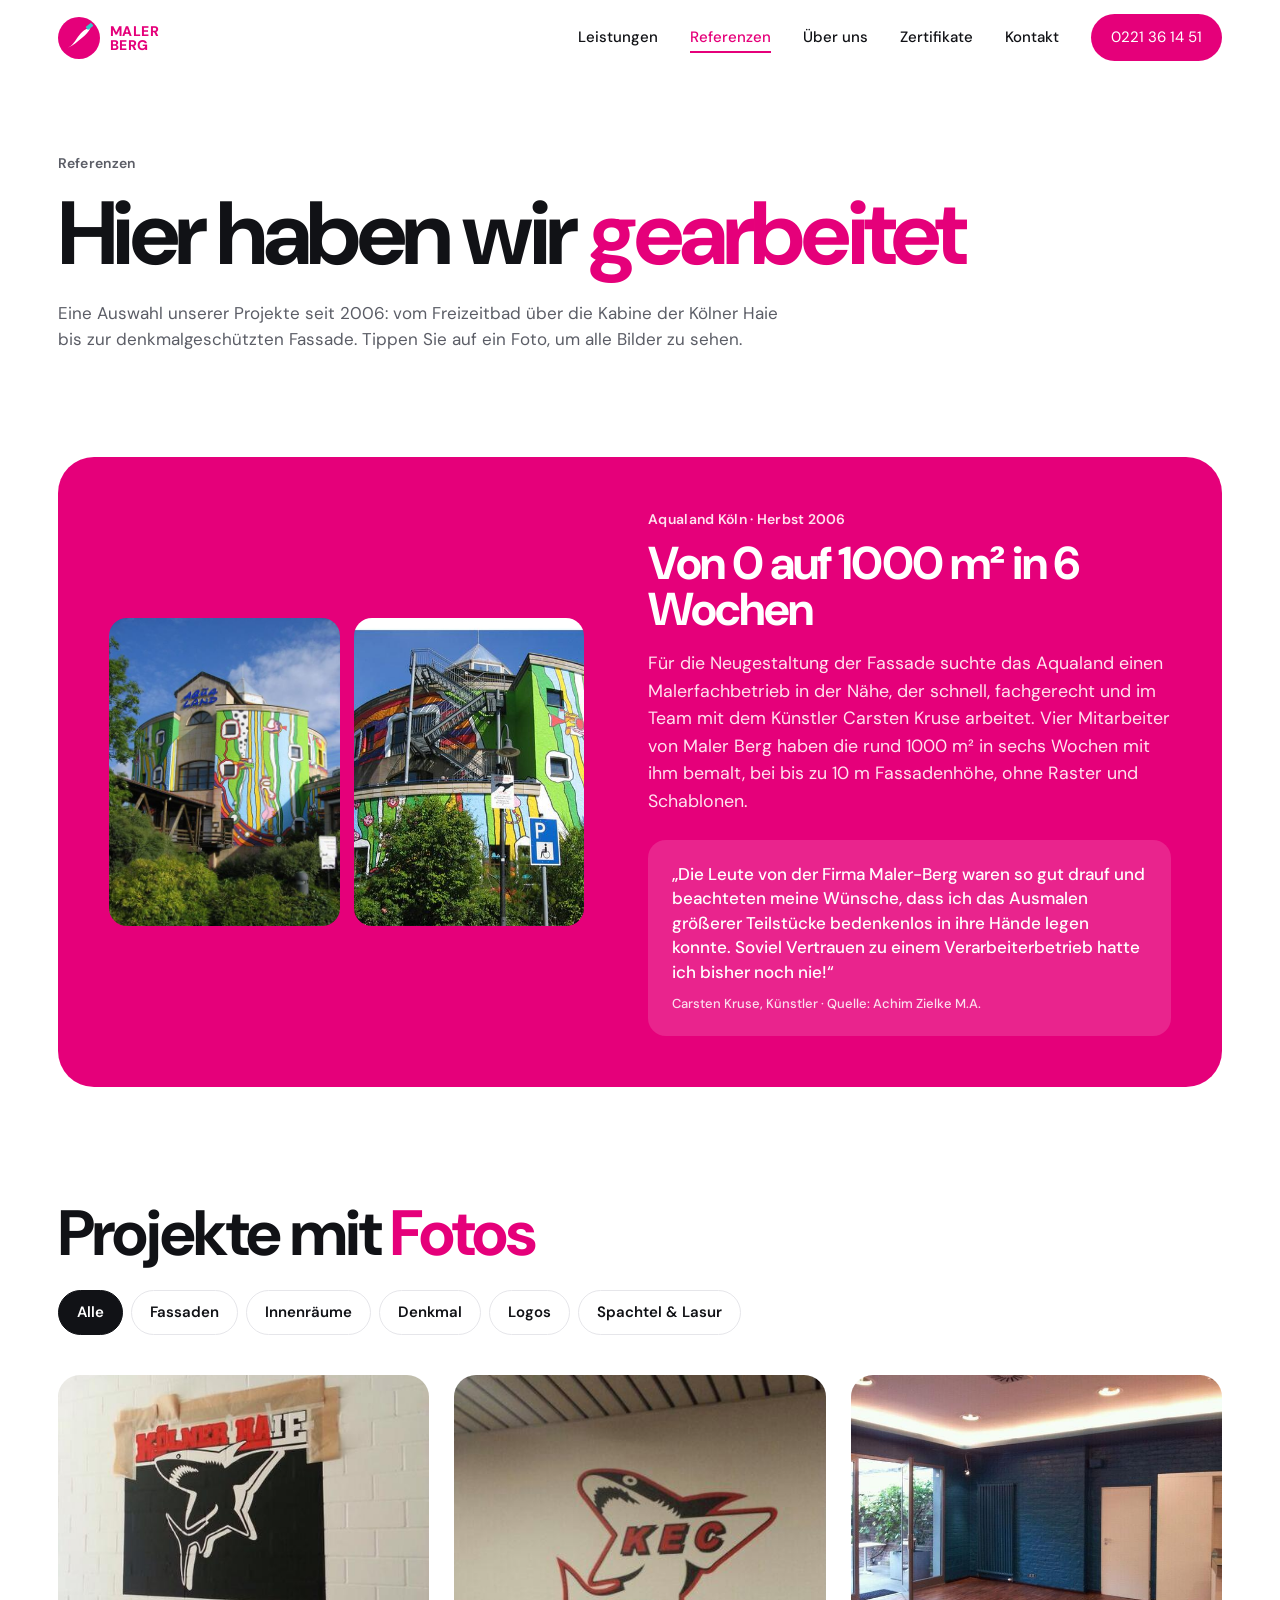
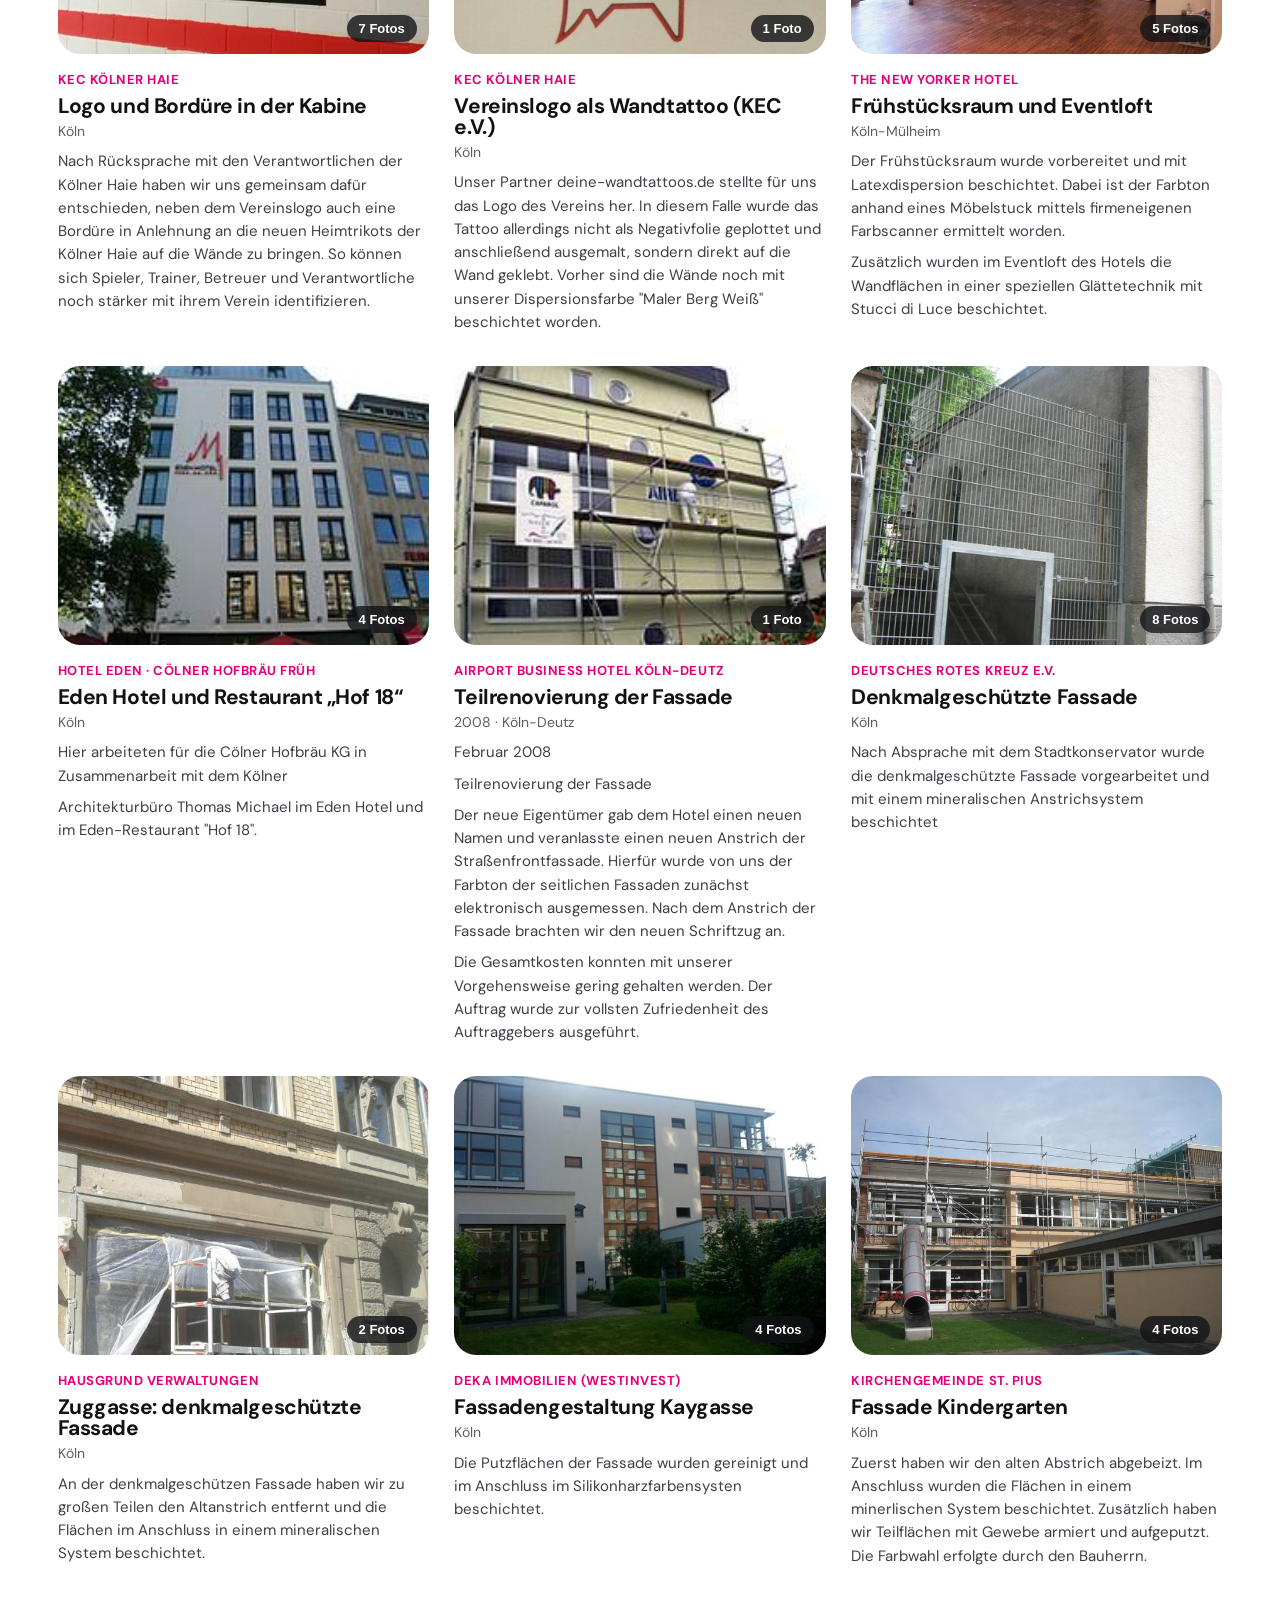
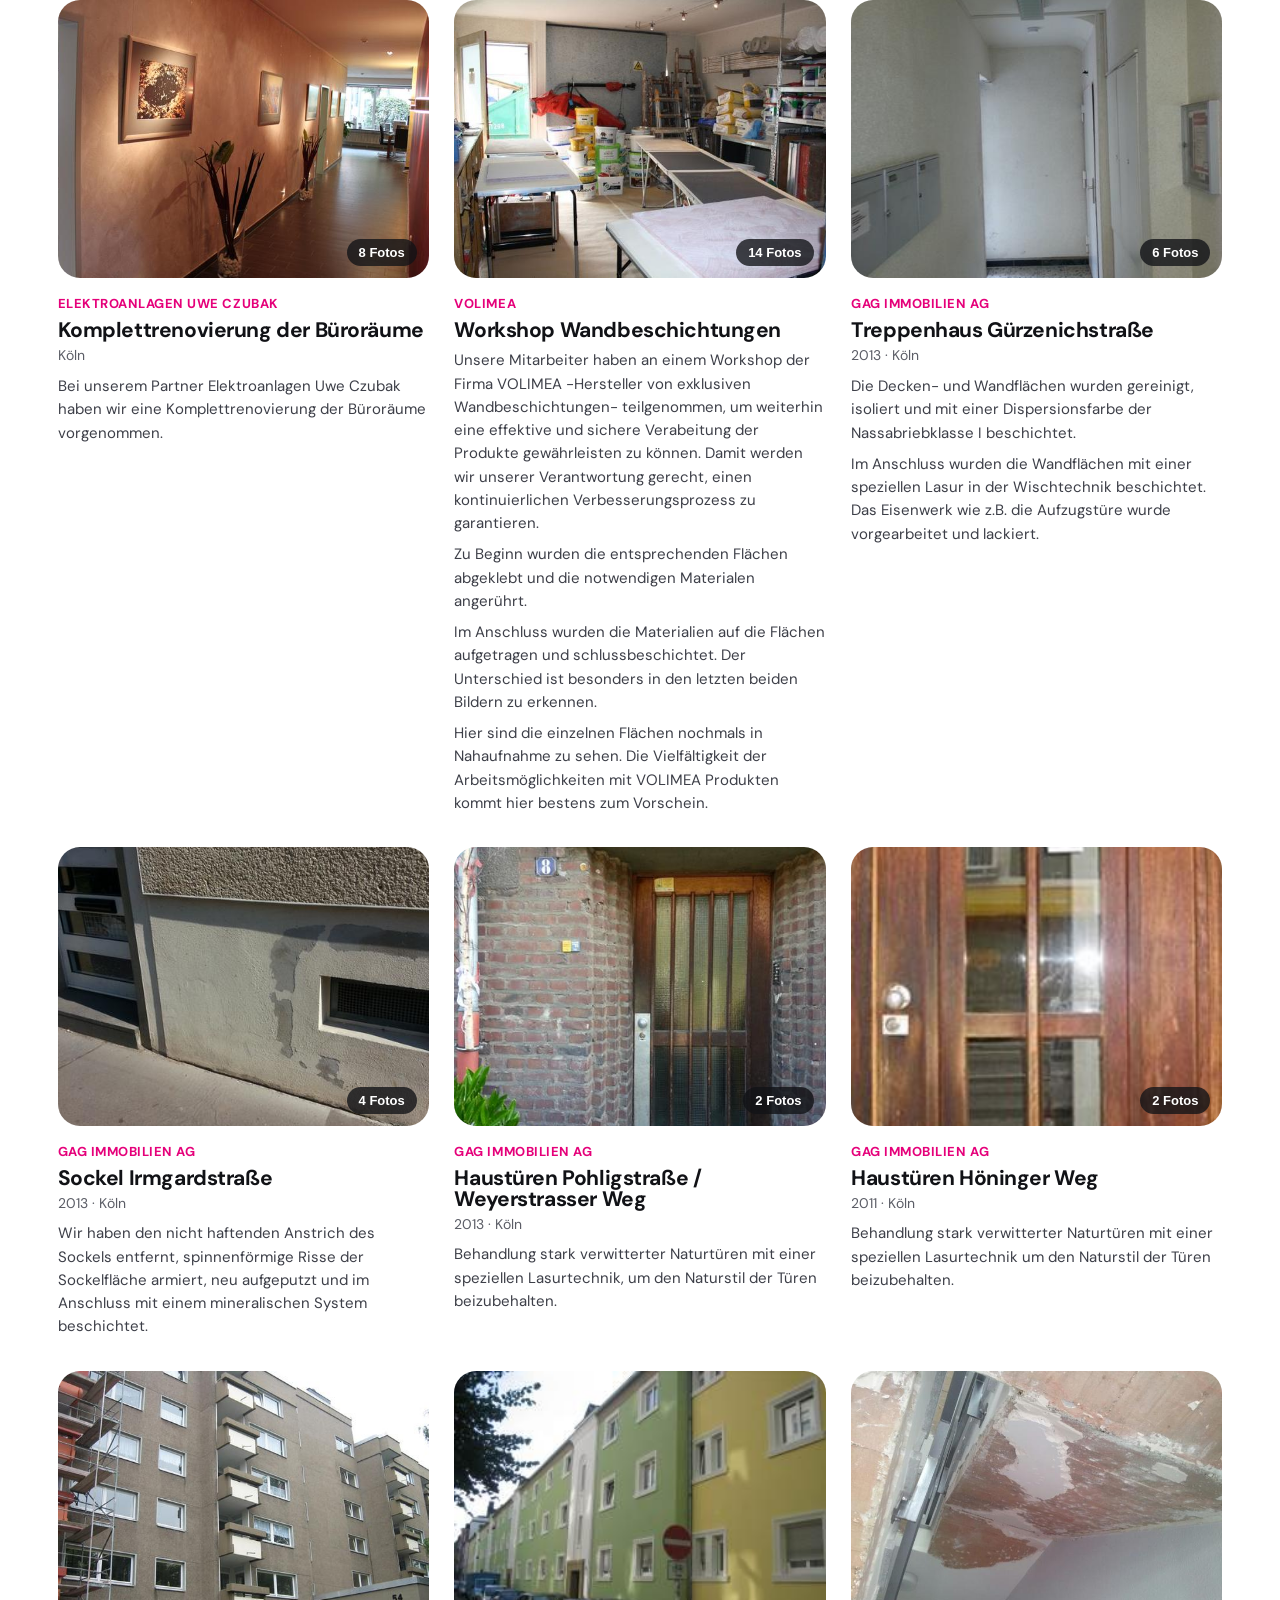
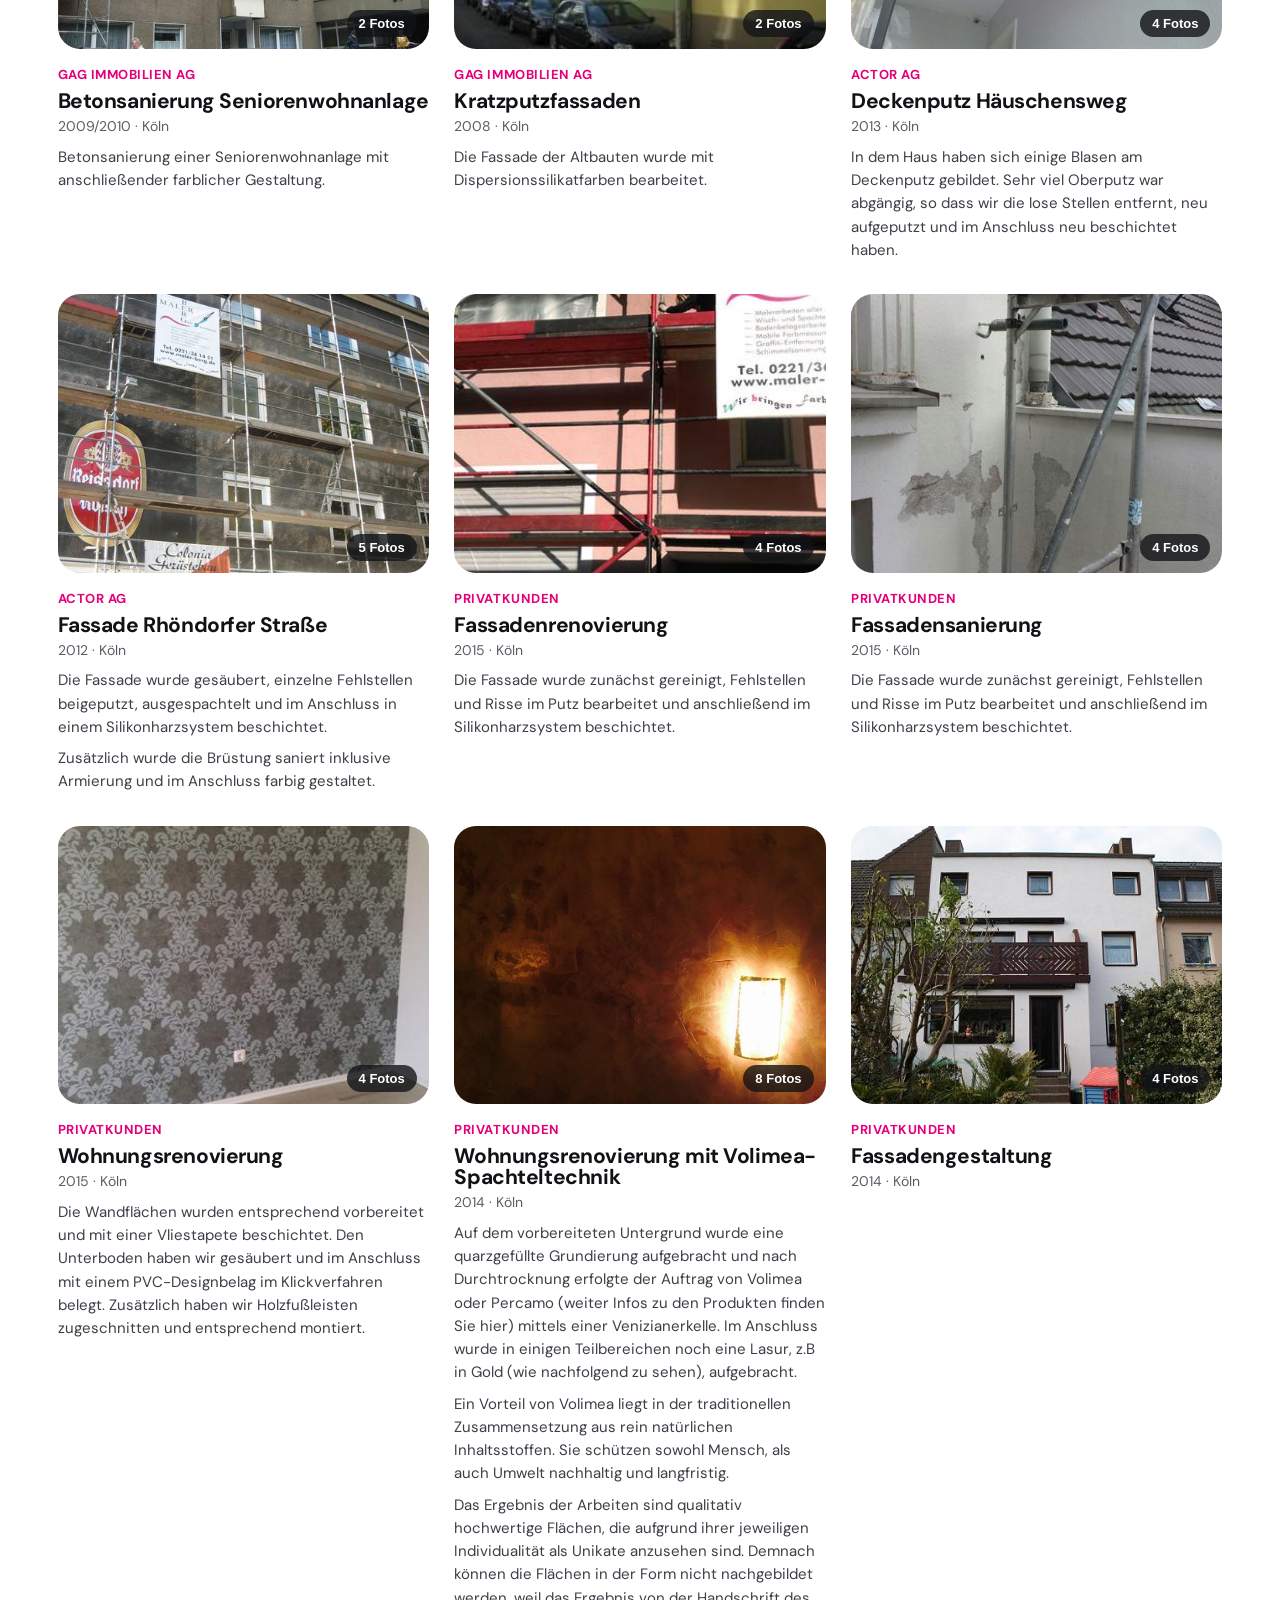
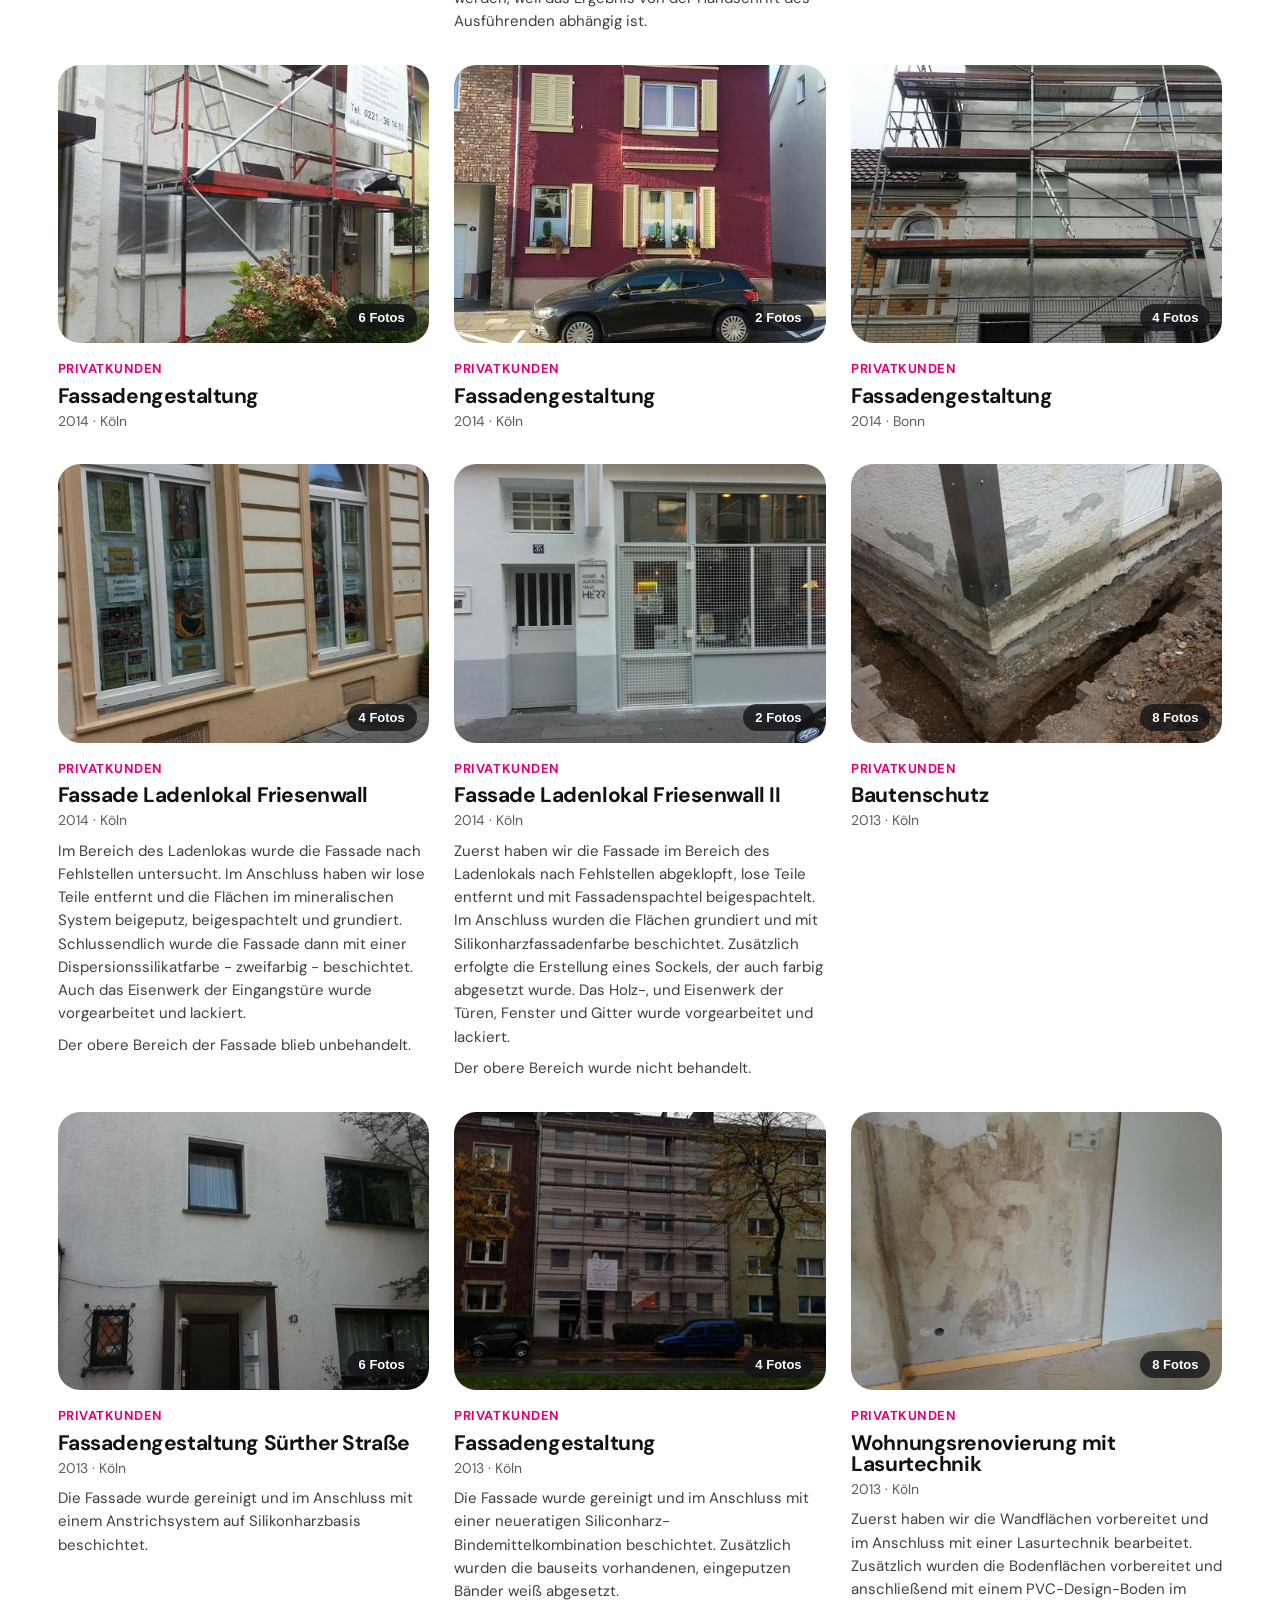
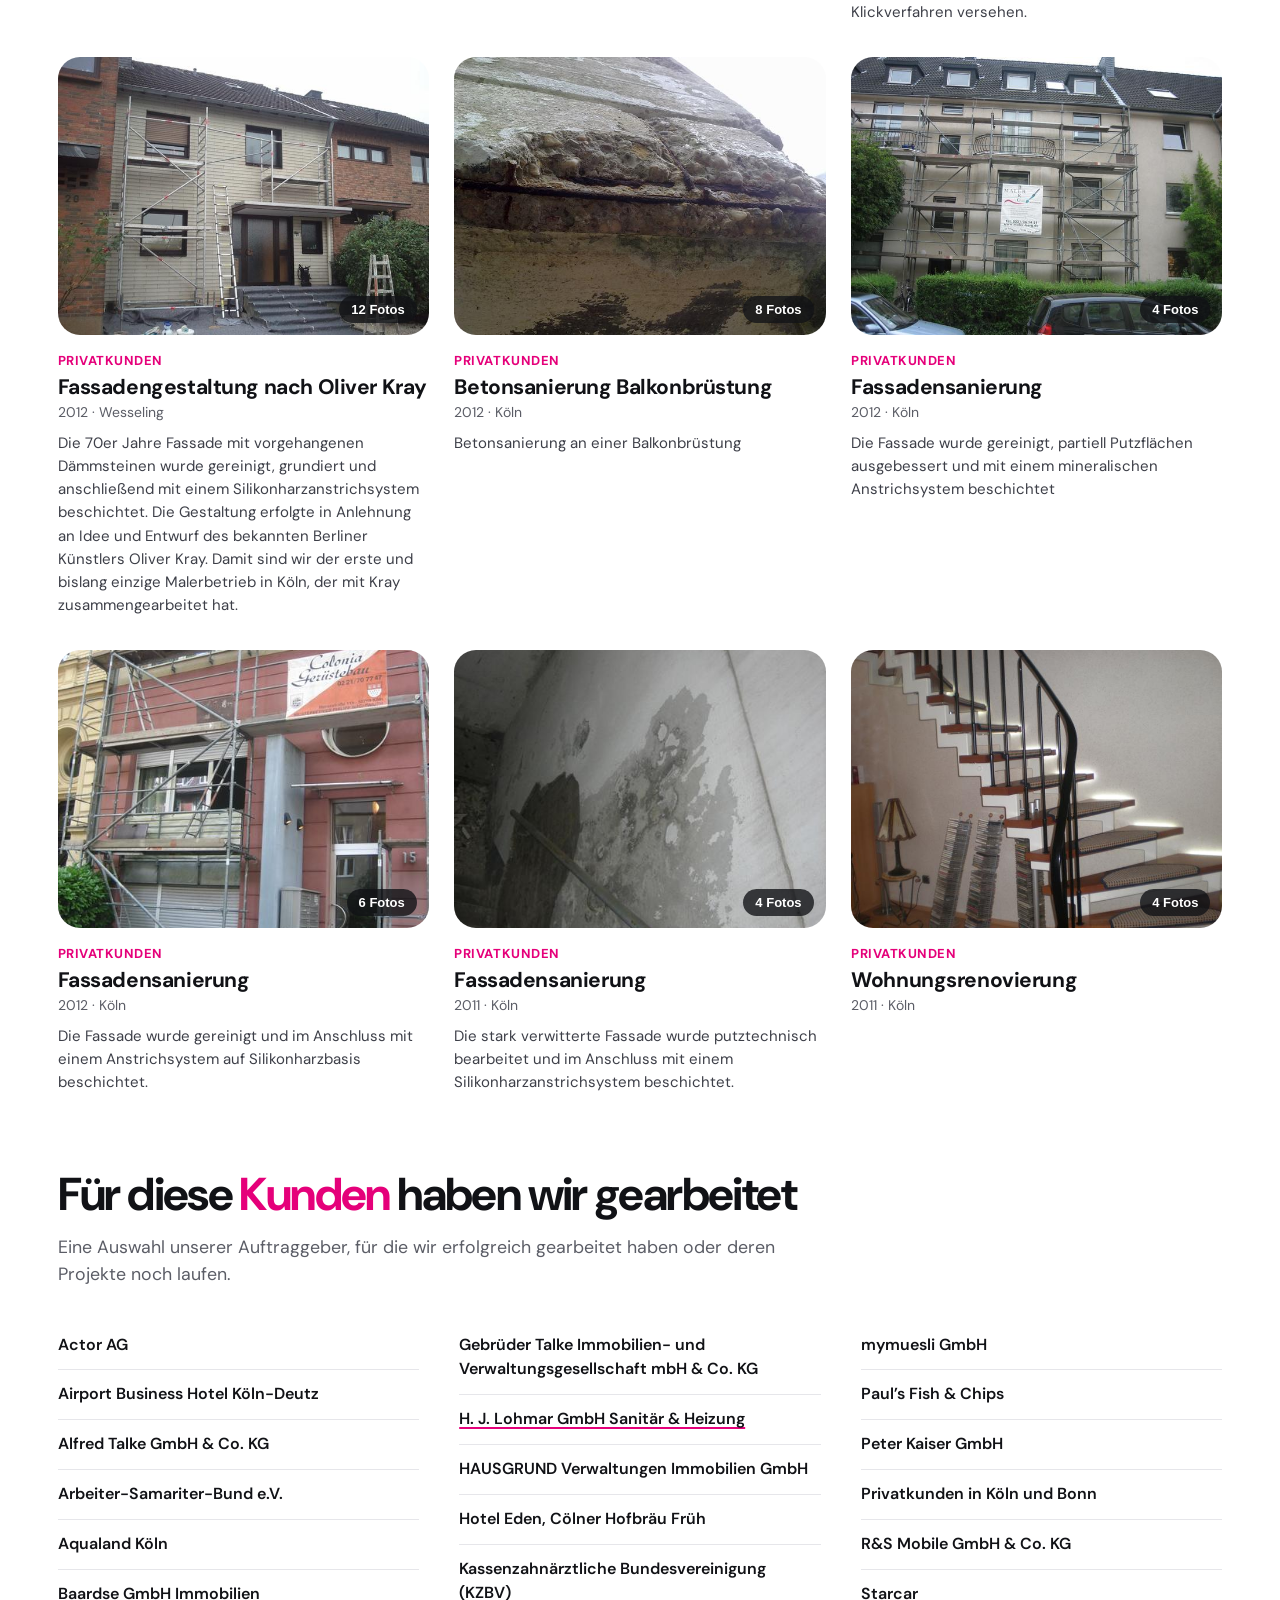
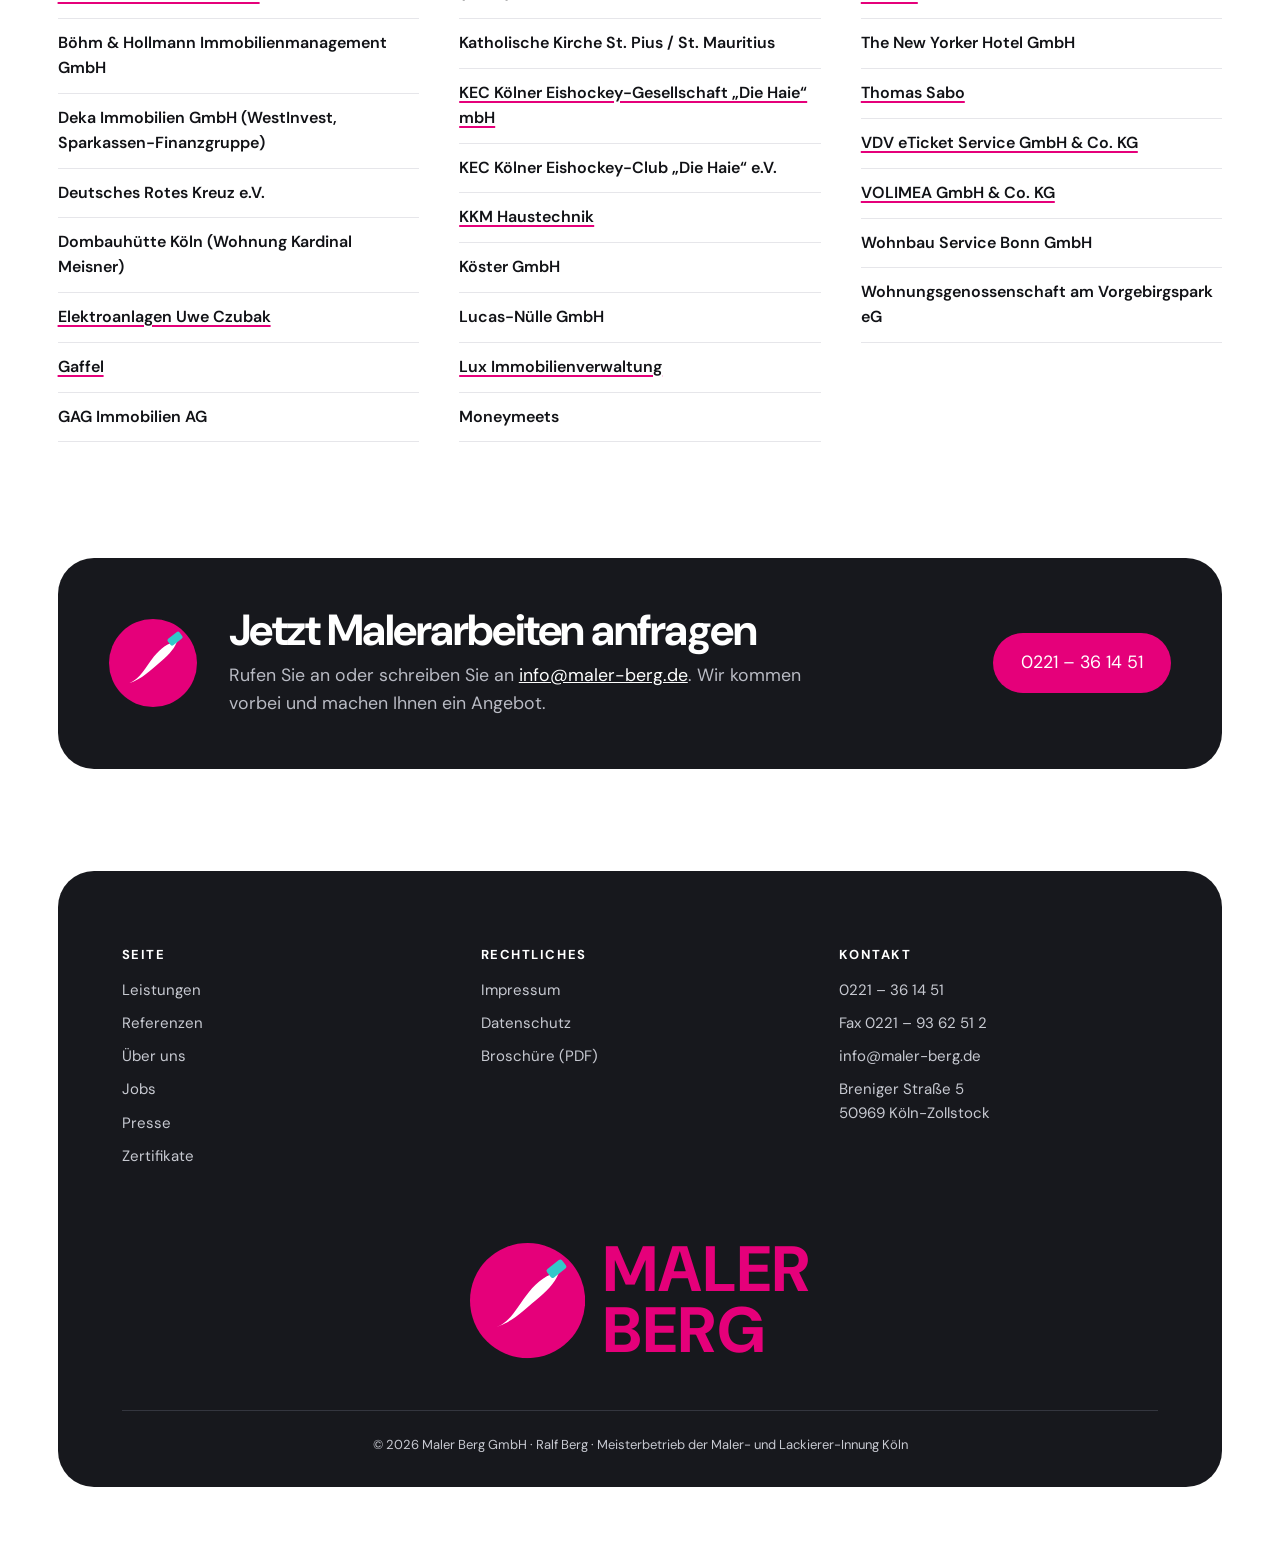
<file: referenzen.html>
<!doctype html>
<html lang="de">
<head>
<meta charset="utf-8">
<meta name="viewport" content="width=device-width, initial-scale=1">
<title>Referenzen – Maler Berg GmbH Köln</title>
<meta name="description" content="Projekte und Kunden der Maler Berg GmbH: Aqualand Köln, Kölner Haie, GAG Immobilien, Hotels, Denkmäler und Privatkunden in Köln und Bonn.">
<link rel="preload" href="assets/fonts/dmsans-latin.woff2" as="font" type="font/woff2" crossorigin>
<link rel="stylesheet" href="assets/css/site.css">
<link rel="icon" href="assets/favicon.svg" type="image/svg+xml">
</head>
<body>

<svg width="0" height="0" style="position:absolute" aria-hidden="true">
  <symbol id="mark" viewBox="0 0 48 48"><circle cx="24" cy="24" r="24" fill="#e5007a"/><path d="M11 35c6-2 9-9 13.5-14.5 3.6-4.4 8-8 12.5-8-1.8 4.5-5.4 8-9.8 11.6-4.6 3.8-9.2 8.6-16.2 10.9z" fill="#fff"/><rect x="32" y="8.5" width="8" height="4.5" rx="1" transform="rotate(-38 36 10.7)" fill="#32c9c9"/></symbol>
  <symbol id="arrow" viewBox="0 0 24 24"><path d="M7 17 17 7M9 7h8v8" fill="none" stroke="currentColor" stroke-width="2.2" stroke-linecap="round" stroke-linejoin="round"/></symbol>
</svg>

<header class="top">
  <a class="logo" href="index.html"><svg><use href="#mark"/></svg><span>MALER<br>BERG</span></a>
  <nav class="top__nav" id="menu" aria-label="Hauptmenü">
    <a href="leistungen.html">Leistungen</a>
    <a href="referenzen.html" aria-current="page">Referenzen</a>
    <a href="ueber-uns.html">Über uns</a>
    <a href="index.html#zertifikate">Zertifikate</a>
    <a href="index.html#kontakt">Kontakt</a>
  </nav>
  <a class="btn btn--sm" href="tel:+49221361451">0221 36 14 51</a>
  <button class="burger" type="button" aria-expanded="false" aria-controls="menu" aria-label="Menü öffnen"><span></span><span></span></button>
</header>

<main id="top">

  <section class="sub-hero">
    <p class="kicker">Referenzen</p>
    <h1>Hier haben wir <em>gearbeitet</em></h1>
    <p class="sub-hero__lead">Eine Auswahl unserer Projekte seit 2006: vom Freizeitbad über die Kabine der Kölner Haie bis zur denkmalgeschützten Fassade. Tippen Sie auf ein Foto, um alle Bilder zu sehen.</p>
  </section>

  <section class="aq" id="aqualand" aria-labelledby="aq-h">
    <div class="aq__pics"><button class="aq__pic" data-gallery="aqualand" data-src="assets/img/ref/aqualand-koeln-01.jpg" data-caption="Aqualand Köln, Fassade 2006 (1/2)"><img src="assets/img/ref/aqualand-koeln-01-t.jpg" width="532" height="713" loading="lazy" alt="Bemalte Fassade des Aqualand Köln"></button><button class="aq__pic" data-gallery="aqualand" data-src="assets/img/ref/aqualand-koeln-02.jpg" data-caption="Aqualand Köln, Fassade 2006 (2/2)"><img src="assets/img/ref/aqualand-koeln-02-t.jpg" width="800" height="622" loading="lazy" alt="Bemalte Fassade des Aqualand Köln"></button></div>
    <div class="aq__copy">
      <p class="kicker kicker--light">Aqualand Köln · Herbst 2006</p>
      <h2 id="aq-h">Von 0 auf 1000 m² in 6 Wochen</h2>
      <p>Für die Neugestaltung der Fassade suchte das Aqualand einen Malerfachbetrieb in der Nähe, der schnell, fachgerecht und im Team mit dem Künstler Carsten Kruse arbeitet. Vier Mitarbeiter von Maler Berg haben die rund 1000 m² in sechs Wochen mit ihm bemalt, bei bis zu 10 m Fassadenhöhe, ohne Raster und Schablonen.</p>
      <blockquote>„Die Leute von der Firma Maler-Berg waren so gut drauf und beachteten meine Wünsche, dass ich das Ausmalen größerer Teilstücke bedenkenlos in ihre Hände legen konnte. Soviel Vertrauen zu einem Verarbeiterbetrieb hatte ich bisher noch nie!“<cite>Carsten Kruse, Künstler · Quelle: Achim Zielke M.A.</cite></blockquote>
    </div>
  </section>

  <section class="refs" aria-labelledby="refs-h">
    <div class="refs__head">
      <h2 id="refs-h">Projekte mit <em>Fotos</em></h2>
      <div class="chips" role="group" aria-label="Projekte filtern"><button data-f="alle" aria-pressed="true">Alle</button><button data-f="fassade" aria-pressed="false">Fassaden</button><button data-f="innen" aria-pressed="false">Innenräume</button><button data-f="denkmal" aria-pressed="false">Denkmal</button><button data-f="logo" aria-pressed="false">Logos</button><button data-f="technik" aria-pressed="false">Spachtel & Lasur</button></div>
    </div>
    <ul class="refs__grid" id="refs">
      <li class="ref" data-tags="innen logo" id="kec-koelner-eishockey-gesellschaft-die-haie-mbh">
        <button class="ref__pic" data-gallery="p-kec-koelner-eishockey-gesellschaft-die-haie-mbh" data-src="assets/img/ref/kec-koelner-eishockey-gesellschaft-die-haie-mbh-01.jpg" data-caption="Logo und Bordüre in der Kabine (1/7)" aria-label="Fotos: Logo und Bordüre in der Kabine"><img src="assets/img/ref/kec-koelner-eishockey-gesellschaft-die-haie-mbh-01-t.jpg" width="612" height="816" loading="lazy" alt="KEC Kölner Haie: Logo und Bordüre in der Kabine"><span class="ref__n">7 Fotos</span></button><button class="ref__more" data-gallery="p-kec-koelner-eishockey-gesellschaft-die-haie-mbh" data-src="assets/img/ref/kec-koelner-eishockey-gesellschaft-die-haie-mbh-02.jpg" data-caption="Logo und Bordüre in der Kabine (2/7)" hidden></button><button class="ref__more" data-gallery="p-kec-koelner-eishockey-gesellschaft-die-haie-mbh" data-src="assets/img/ref/kec-koelner-eishockey-gesellschaft-die-haie-mbh-03.jpg" data-caption="Logo und Bordüre in der Kabine (3/7)" hidden></button><button class="ref__more" data-gallery="p-kec-koelner-eishockey-gesellschaft-die-haie-mbh" data-src="assets/img/ref/kec-koelner-eishockey-gesellschaft-die-haie-mbh-04.jpg" data-caption="Logo und Bordüre in der Kabine (4/7)" hidden></button><button class="ref__more" data-gallery="p-kec-koelner-eishockey-gesellschaft-die-haie-mbh" data-src="assets/img/ref/kec-koelner-eishockey-gesellschaft-die-haie-mbh-05.jpg" data-caption="Logo und Bordüre in der Kabine (5/7)" hidden></button><button class="ref__more" data-gallery="p-kec-koelner-eishockey-gesellschaft-die-haie-mbh" data-src="assets/img/ref/kec-koelner-eishockey-gesellschaft-die-haie-mbh-06.jpg" data-caption="Logo und Bordüre in der Kabine (6/7)" hidden></button><button class="ref__more" data-gallery="p-kec-koelner-eishockey-gesellschaft-die-haie-mbh" data-src="assets/img/ref/kec-koelner-eishockey-gesellschaft-die-haie-mbh-07.jpg" data-caption="Logo und Bordüre in der Kabine (7/7)" hidden></button>
        <p class="ref__client">KEC Kölner Haie</p>
        <h3>Logo und Bordüre in der Kabine</h3>
        <p class="ref__meta">Köln</p>
        <div class="ref__text"><p>Nach Rücksprache mit den Verantwortlichen der Kölner Haie haben wir uns gemeinsam dafür entschieden, neben dem Vereinslogo auch eine Bordüre in Anlehnung an die neuen Heimtrikots der Kölner Haie auf die Wände zu bringen. So können sich Spieler, Trainer, Betreuer und Verantwortliche noch stärker mit ihrem Verein identifizieren.</p></div>
      </li>
      <li class="ref" data-tags="logo" id="kec-e-v">
        <button class="ref__pic" data-gallery="p-kec-e-v" data-src="assets/img/ref/kec-e-v-01.jpg" data-caption="Vereinslogo als Wandtattoo (KEC e.V.) (1/1)" aria-label="Fotos: Vereinslogo als Wandtattoo (KEC e.V.)"><img src="assets/img/ref/kec-e-v-01-t.jpg" width="450" height="497" loading="lazy" alt="KEC Kölner Haie: Vereinslogo als Wandtattoo (KEC e.V.)"><span class="ref__n">1 Foto</span></button>
        <p class="ref__client">KEC Kölner Haie</p>
        <h3>Vereinslogo als Wandtattoo (KEC e.V.)</h3>
        <p class="ref__meta">Köln</p>
        <div class="ref__text"><p>Unser Partner deine-wandtattoos.de stellte für uns das Logo des Vereins her. In diesem Falle wurde das Tattoo allerdings nicht als Negativfolie geplottet und anschließend ausgemalt, sondern direkt auf die Wand geklebt. Vorher sind die Wände noch mit unserer Dispersionsfarbe &quot;Maler Berg Weiß&quot; beschichtet worden.</p></div>
      </li>
      <li class="ref" data-tags="innen technik" id="the-new-yorker-hotel">
        <button class="ref__pic" data-gallery="p-the-new-yorker-hotel" data-src="assets/img/ref/the-new-yorker-hotel-01.jpg" data-caption="Frühstücksraum und Eventloft (1/5)" aria-label="Fotos: Frühstücksraum und Eventloft"><img src="assets/img/ref/the-new-yorker-hotel-01-t.jpg" width="816" height="612" loading="lazy" alt="The New Yorker Hotel: Frühstücksraum und Eventloft"><span class="ref__n">5 Fotos</span></button><button class="ref__more" data-gallery="p-the-new-yorker-hotel" data-src="assets/img/ref/the-new-yorker-hotel-02.jpg" data-caption="Frühstücksraum und Eventloft (2/5)" hidden></button><button class="ref__more" data-gallery="p-the-new-yorker-hotel" data-src="assets/img/ref/the-new-yorker-hotel-03.jpg" data-caption="Frühstücksraum und Eventloft (3/5)" hidden></button><button class="ref__more" data-gallery="p-the-new-yorker-hotel" data-src="assets/img/ref/the-new-yorker-hotel-04.jpg" data-caption="Frühstücksraum und Eventloft (4/5)" hidden></button><button class="ref__more" data-gallery="p-the-new-yorker-hotel" data-src="assets/img/ref/the-new-yorker-hotel-05.jpg" data-caption="Frühstücksraum und Eventloft (5/5)" hidden></button>
        <p class="ref__client">The New Yorker Hotel</p>
        <h3>Frühstücksraum und Eventloft</h3>
        <p class="ref__meta">Köln-Mülheim</p>
        <div class="ref__text"><p>Der Frühstücksraum wurde vorbereitet und mit Latexdispersion beschichtet. Dabei ist der Farbton anhand eines Möbelstuck mittels firmeneigenen Farbscanner ermittelt worden.</p><p>Zusätzlich wurden im Eventloft des Hotels die Wandflächen in einer speziellen Glättetechnik mit Stucci di Luce beschichtet.</p></div>
      </li>
      <li class="ref" data-tags="innen" id="hotel-eden-coelner-hofbraeu-frueh">
        <button class="ref__pic" data-gallery="p-hotel-eden-coelner-hofbraeu-frueh" data-src="assets/img/ref/hotel-eden-coelner-hofbraeu-frueh-01.jpg" data-caption="Eden Hotel und Restaurant „Hof 18“ (1/4)" aria-label="Fotos: Eden Hotel und Restaurant „Hof 18“"><img src="assets/img/ref/hotel-eden-coelner-hofbraeu-frueh-01-t.jpg" width="220" height="165" loading="lazy" alt="Hotel Eden · Cölner Hofbräu Früh: Eden Hotel und Restaurant „Hof 18“"><span class="ref__n">4 Fotos</span></button><button class="ref__more" data-gallery="p-hotel-eden-coelner-hofbraeu-frueh" data-src="assets/img/ref/hotel-eden-coelner-hofbraeu-frueh-02.jpg" data-caption="Eden Hotel und Restaurant „Hof 18“ (2/4)" hidden></button><button class="ref__more" data-gallery="p-hotel-eden-coelner-hofbraeu-frueh" data-src="assets/img/ref/hotel-eden-coelner-hofbraeu-frueh-03.jpg" data-caption="Eden Hotel und Restaurant „Hof 18“ (3/4)" hidden></button><button class="ref__more" data-gallery="p-hotel-eden-coelner-hofbraeu-frueh" data-src="assets/img/ref/hotel-eden-coelner-hofbraeu-frueh-04.jpg" data-caption="Eden Hotel und Restaurant „Hof 18“ (4/4)" hidden></button>
        <p class="ref__client">Hotel Eden · Cölner Hofbräu Früh</p>
        <h3>Eden Hotel und Restaurant „Hof 18“</h3>
        <p class="ref__meta">Köln</p>
        <div class="ref__text"><p>Hier arbeiteten für die Cölner Hofbräu KG in Zusammenarbeit mit dem Kölner</p><p>Architekturbüro Thomas Michael im Eden Hotel und im Eden-Restaurant &quot;Hof 18&quot;.</p></div>
      </li>
      <li class="ref" data-tags="fassade" id="airport-business-hotel-koeln-deutz">
        <button class="ref__pic" data-gallery="p-airport-business-hotel-koeln-deutz" data-src="assets/img/ref/airport-business-hotel-koeln-deutz-01.jpg" data-caption="Teilrenovierung der Fassade (1/1)" aria-label="Fotos: Teilrenovierung der Fassade"><img src="assets/img/ref/airport-business-hotel-koeln-deutz-01-t.jpg" width="220" height="166" loading="lazy" alt="Airport Business Hotel Köln-Deutz: Teilrenovierung der Fassade"><span class="ref__n">1 Foto</span></button>
        <p class="ref__client">Airport Business Hotel Köln-Deutz</p>
        <h3>Teilrenovierung der Fassade</h3>
        <p class="ref__meta">2008 · Köln-Deutz</p>
        <div class="ref__text"><p>Februar 2008</p><p>Teilrenovierung der Fassade</p><p>Der neue Eigentümer gab dem Hotel einen neuen Namen und veranlasste einen neuen Anstrich der Straßenfrontfassade. Hierfür wurde von uns der Farbton der seitlichen Fassaden zunächst elektronisch ausgemessen. Nach dem Anstrich der Fassade brachten wir den neuen Schriftzug an.</p><p>Die Gesamtkosten konnten mit unserer Vorgehensweise gering gehalten werden. Der Auftrag wurde zur vollsten Zufriedenheit des Auftraggebers ausgeführt.</p></div>
      </li>
      <li class="ref" data-tags="denkmal fassade" id="deutsches-rotes-kreuz-e-v">
        <button class="ref__pic" data-gallery="p-deutsches-rotes-kreuz-e-v" data-src="assets/img/ref/deutsches-rotes-kreuz-e-v-01.jpg" data-caption="Denkmalgeschützte Fassade (1/8)" aria-label="Fotos: Denkmalgeschützte Fassade"><img src="assets/img/ref/deutsches-rotes-kreuz-e-v-01-t.jpg" width="1050" height="1400" loading="lazy" alt="Deutsches Rotes Kreuz e.V.: Denkmalgeschützte Fassade"><span class="ref__n">8 Fotos</span></button><button class="ref__more" data-gallery="p-deutsches-rotes-kreuz-e-v" data-src="assets/img/ref/deutsches-rotes-kreuz-e-v-02.jpg" data-caption="Denkmalgeschützte Fassade (2/8)" hidden></button><button class="ref__more" data-gallery="p-deutsches-rotes-kreuz-e-v" data-src="assets/img/ref/deutsches-rotes-kreuz-e-v-03.jpg" data-caption="Denkmalgeschützte Fassade (3/8)" hidden></button><button class="ref__more" data-gallery="p-deutsches-rotes-kreuz-e-v" data-src="assets/img/ref/deutsches-rotes-kreuz-e-v-04.jpg" data-caption="Denkmalgeschützte Fassade (4/8)" hidden></button><button class="ref__more" data-gallery="p-deutsches-rotes-kreuz-e-v" data-src="assets/img/ref/deutsches-rotes-kreuz-e-v-05.jpg" data-caption="Denkmalgeschützte Fassade (5/8)" hidden></button><button class="ref__more" data-gallery="p-deutsches-rotes-kreuz-e-v" data-src="assets/img/ref/deutsches-rotes-kreuz-e-v-06.jpg" data-caption="Denkmalgeschützte Fassade (6/8)" hidden></button><button class="ref__more" data-gallery="p-deutsches-rotes-kreuz-e-v" data-src="assets/img/ref/deutsches-rotes-kreuz-e-v-07.jpg" data-caption="Denkmalgeschützte Fassade (7/8)" hidden></button><button class="ref__more" data-gallery="p-deutsches-rotes-kreuz-e-v" data-src="assets/img/ref/deutsches-rotes-kreuz-e-v-08.jpg" data-caption="Denkmalgeschützte Fassade (8/8)" hidden></button>
        <p class="ref__client">Deutsches Rotes Kreuz e.V.</p>
        <h3>Denkmalgeschützte Fassade</h3>
        <p class="ref__meta">Köln</p>
        <div class="ref__text"><p>Nach Absprache mit dem Stadtkonservator wurde die denkmalgeschützte Fassade vorgearbeitet und mit einem mineralischen Anstrichsystem beschichtet</p></div>
      </li>
      <li class="ref" data-tags="denkmal fassade" id="hausgrund-verwaltungen-immobilien-gmbh">
        <button class="ref__pic" data-gallery="p-hausgrund-verwaltungen-immobilien-gmbh" data-src="assets/img/ref/hausgrund-verwaltungen-immobilien-gmbh-01.jpg" data-caption="Zuggasse: denkmalgeschützte Fassade (1/2)" aria-label="Fotos: Zuggasse: denkmalgeschützte Fassade"><img src="assets/img/ref/hausgrund-verwaltungen-immobilien-gmbh-01-t.jpg" width="493" height="599" loading="lazy" alt="HAUSGRUND Verwaltungen: Zuggasse: denkmalgeschützte Fassade"><span class="ref__n">2 Fotos</span></button><button class="ref__more" data-gallery="p-hausgrund-verwaltungen-immobilien-gmbh" data-src="assets/img/ref/hausgrund-verwaltungen-immobilien-gmbh-02.jpg" data-caption="Zuggasse: denkmalgeschützte Fassade (2/2)" hidden></button>
        <p class="ref__client">HAUSGRUND Verwaltungen</p>
        <h3>Zuggasse: denkmalgeschützte Fassade</h3>
        <p class="ref__meta">Köln</p>
        <div class="ref__text"><p>An der denkmalgeschützen Fassade haben wir zu großen Teilen den Altanstrich entfernt und die Flächen im Anschluss in einem mineralischen System beschichtet.</p></div>
      </li>
      <li class="ref" data-tags="fassade" id="kaygasse">
        <button class="ref__pic" data-gallery="p-kaygasse" data-src="assets/img/ref/kaygasse-01.jpg" data-caption="Fassadengestaltung Kaygasse (1/4)" aria-label="Fotos: Fassadengestaltung Kaygasse"><img src="assets/img/ref/kaygasse-01-t.jpg" width="1050" height="1400" loading="lazy" alt="Deka Immobilien (WestInvest): Fassadengestaltung Kaygasse"><span class="ref__n">4 Fotos</span></button><button class="ref__more" data-gallery="p-kaygasse" data-src="assets/img/ref/kaygasse-02.jpg" data-caption="Fassadengestaltung Kaygasse (2/4)" hidden></button><button class="ref__more" data-gallery="p-kaygasse" data-src="assets/img/ref/kaygasse-03.jpg" data-caption="Fassadengestaltung Kaygasse (3/4)" hidden></button><button class="ref__more" data-gallery="p-kaygasse" data-src="assets/img/ref/kaygasse-04.jpg" data-caption="Fassadengestaltung Kaygasse (4/4)" hidden></button>
        <p class="ref__client">Deka Immobilien (WestInvest)</p>
        <h3>Fassadengestaltung Kaygasse</h3>
        <p class="ref__meta">Köln</p>
        <div class="ref__text"><p>Die Putzflächen der Fassade wurden gereinigt und im Anschluss im Silikonharzfarbensysten beschichtet.</p></div>
      </li>
      <li class="ref" data-tags="fassade" id="kirchengemeinde-st-pius">
        <button class="ref__pic" data-gallery="p-kirchengemeinde-st-pius" data-src="assets/img/ref/kirchengemeinde-st-pius-01.jpg" data-caption="Fassade Kindergarten (1/4)" aria-label="Fotos: Fassade Kindergarten"><img src="assets/img/ref/kirchengemeinde-st-pius-01-t.jpg" width="1400" height="1050" loading="lazy" alt="Kirchengemeinde St. Pius: Fassade Kindergarten"><span class="ref__n">4 Fotos</span></button><button class="ref__more" data-gallery="p-kirchengemeinde-st-pius" data-src="assets/img/ref/kirchengemeinde-st-pius-02.jpg" data-caption="Fassade Kindergarten (2/4)" hidden></button><button class="ref__more" data-gallery="p-kirchengemeinde-st-pius" data-src="assets/img/ref/kirchengemeinde-st-pius-03.jpg" data-caption="Fassade Kindergarten (3/4)" hidden></button><button class="ref__more" data-gallery="p-kirchengemeinde-st-pius" data-src="assets/img/ref/kirchengemeinde-st-pius-04.jpg" data-caption="Fassade Kindergarten (4/4)" hidden></button>
        <p class="ref__client">Kirchengemeinde St. Pius</p>
        <h3>Fassade Kindergarten</h3>
        <p class="ref__meta">Köln</p>
        <div class="ref__text"><p>Zuerst haben wir den alten Abstrich abgebeizt. Im Anschluss wurden die Flächen in einem minerlischen System beschichtet. Zusätzlich haben wir Teilflächen mit Gewebe armiert und aufgeputzt. Die Farbwahl erfolgte durch den Bauherrn.</p></div>
      </li>
      <li class="ref" data-tags="innen" id="elektroanlagen-uwe-czubak">
        <button class="ref__pic" data-gallery="p-elektroanlagen-uwe-czubak" data-src="assets/img/ref/elektroanlagen-uwe-czubak-01.jpg" data-caption="Komplettrenovierung der Büroräume (1/8)" aria-label="Fotos: Komplettrenovierung der Büroräume"><img src="assets/img/ref/elektroanlagen-uwe-czubak-01-t.jpg" width="1400" height="933" loading="lazy" alt="Elektroanlagen Uwe Czubak: Komplettrenovierung der Büroräume"><span class="ref__n">8 Fotos</span></button><button class="ref__more" data-gallery="p-elektroanlagen-uwe-czubak" data-src="assets/img/ref/elektroanlagen-uwe-czubak-02.jpg" data-caption="Komplettrenovierung der Büroräume (2/8)" hidden></button><button class="ref__more" data-gallery="p-elektroanlagen-uwe-czubak" data-src="assets/img/ref/elektroanlagen-uwe-czubak-03.jpg" data-caption="Komplettrenovierung der Büroräume (3/8)" hidden></button><button class="ref__more" data-gallery="p-elektroanlagen-uwe-czubak" data-src="assets/img/ref/elektroanlagen-uwe-czubak-04.jpg" data-caption="Komplettrenovierung der Büroräume (4/8)" hidden></button><button class="ref__more" data-gallery="p-elektroanlagen-uwe-czubak" data-src="assets/img/ref/elektroanlagen-uwe-czubak-05.jpg" data-caption="Komplettrenovierung der Büroräume (5/8)" hidden></button><button class="ref__more" data-gallery="p-elektroanlagen-uwe-czubak" data-src="assets/img/ref/elektroanlagen-uwe-czubak-06.jpg" data-caption="Komplettrenovierung der Büroräume (6/8)" hidden></button><button class="ref__more" data-gallery="p-elektroanlagen-uwe-czubak" data-src="assets/img/ref/elektroanlagen-uwe-czubak-07.jpg" data-caption="Komplettrenovierung der Büroräume (7/8)" hidden></button><button class="ref__more" data-gallery="p-elektroanlagen-uwe-czubak" data-src="assets/img/ref/elektroanlagen-uwe-czubak-08.jpg" data-caption="Komplettrenovierung der Büroräume (8/8)" hidden></button>
        <p class="ref__client">Elektroanlagen Uwe Czubak</p>
        <h3>Komplettrenovierung der Büroräume</h3>
        <p class="ref__meta">Köln</p>
        <div class="ref__text"><p>Bei unserem Partner Elektroanlagen Uwe Czubak haben wir eine Komplettrenovierung der Büroräume vorgenommen.</p></div>
      </li>
      <li class="ref" data-tags="technik" id="volimea">
        <button class="ref__pic" data-gallery="p-volimea" data-src="assets/img/ref/volimea-01.jpg" data-caption="Workshop Wandbeschichtungen (1/14)" aria-label="Fotos: Workshop Wandbeschichtungen"><img src="assets/img/ref/volimea-01-t.jpg" width="700" height="467" loading="lazy" alt="VOLIMEA: Workshop Wandbeschichtungen"><span class="ref__n">14 Fotos</span></button><button class="ref__more" data-gallery="p-volimea" data-src="assets/img/ref/volimea-02.jpg" data-caption="Workshop Wandbeschichtungen (2/14)" hidden></button><button class="ref__more" data-gallery="p-volimea" data-src="assets/img/ref/volimea-03.jpg" data-caption="Workshop Wandbeschichtungen (3/14)" hidden></button><button class="ref__more" data-gallery="p-volimea" data-src="assets/img/ref/volimea-04.jpg" data-caption="Workshop Wandbeschichtungen (4/14)" hidden></button><button class="ref__more" data-gallery="p-volimea" data-src="assets/img/ref/volimea-05.jpg" data-caption="Workshop Wandbeschichtungen (5/14)" hidden></button><button class="ref__more" data-gallery="p-volimea" data-src="assets/img/ref/volimea-06.jpg" data-caption="Workshop Wandbeschichtungen (6/14)" hidden></button><button class="ref__more" data-gallery="p-volimea" data-src="assets/img/ref/volimea-07.jpg" data-caption="Workshop Wandbeschichtungen (7/14)" hidden></button><button class="ref__more" data-gallery="p-volimea" data-src="assets/img/ref/volimea-08.jpg" data-caption="Workshop Wandbeschichtungen (8/14)" hidden></button><button class="ref__more" data-gallery="p-volimea" data-src="assets/img/ref/volimea-09.jpg" data-caption="Workshop Wandbeschichtungen (9/14)" hidden></button><button class="ref__more" data-gallery="p-volimea" data-src="assets/img/ref/volimea-10.jpg" data-caption="Workshop Wandbeschichtungen (10/14)" hidden></button><button class="ref__more" data-gallery="p-volimea" data-src="assets/img/ref/volimea-11.jpg" data-caption="Workshop Wandbeschichtungen (11/14)" hidden></button><button class="ref__more" data-gallery="p-volimea" data-src="assets/img/ref/volimea-12.jpg" data-caption="Workshop Wandbeschichtungen (12/14)" hidden></button><button class="ref__more" data-gallery="p-volimea" data-src="assets/img/ref/volimea-13.jpg" data-caption="Workshop Wandbeschichtungen (13/14)" hidden></button><button class="ref__more" data-gallery="p-volimea" data-src="assets/img/ref/volimea-14.jpg" data-caption="Workshop Wandbeschichtungen (14/14)" hidden></button>
        <p class="ref__client">VOLIMEA</p>
        <h3>Workshop Wandbeschichtungen</h3>
        <p class="ref__meta"></p>
        <div class="ref__text"><p>Unsere Mitarbeiter haben an einem Workshop der Firma VOLIMEA -Hersteller von exklusiven Wandbeschichtungen- teilgenommen, um weiterhin eine effektive und sichere Verabeitung der Produkte gewährleisten zu können. Damit werden wir unserer Verantwortung gerecht, einen kontinuierlichen Verbesserungsprozess zu garantieren.</p><p>Zu Beginn wurden die entsprechenden Flächen abgeklebt und die notwendigen Materialen angerührt.</p><p>Im Anschluss wurden die Materialien auf die Flächen aufgetragen und schlussbeschichtet. Der Unterschied ist besonders in den letzten beiden Bildern zu erkennen.</p><p>Hier sind die einzelnen Flächen nochmals in Nahaufnahme zu sehen. Die Vielfältigkeit der Arbeitsmöglichkeiten mit VOLIMEA Produkten kommt hier bestens zum Vorschein.</p></div>
      </li>
      <li class="ref" data-tags="innen technik" id="guerzenichstrasse">
        <button class="ref__pic" data-gallery="p-guerzenichstrasse" data-src="assets/img/ref/guerzenichstrasse-01.jpg" data-caption="Treppenhaus Gürzenichstraße (1/6)" aria-label="Fotos: Treppenhaus Gürzenichstraße"><img src="assets/img/ref/guerzenichstrasse-01-t.jpg" width="1050" height="1400" loading="lazy" alt="GAG Immobilien AG: Treppenhaus Gürzenichstraße"><span class="ref__n">6 Fotos</span></button><button class="ref__more" data-gallery="p-guerzenichstrasse" data-src="assets/img/ref/guerzenichstrasse-02.jpg" data-caption="Treppenhaus Gürzenichstraße (2/6)" hidden></button><button class="ref__more" data-gallery="p-guerzenichstrasse" data-src="assets/img/ref/guerzenichstrasse-03.jpg" data-caption="Treppenhaus Gürzenichstraße (3/6)" hidden></button><button class="ref__more" data-gallery="p-guerzenichstrasse" data-src="assets/img/ref/guerzenichstrasse-04.jpg" data-caption="Treppenhaus Gürzenichstraße (4/6)" hidden></button><button class="ref__more" data-gallery="p-guerzenichstrasse" data-src="assets/img/ref/guerzenichstrasse-05.jpg" data-caption="Treppenhaus Gürzenichstraße (5/6)" hidden></button><button class="ref__more" data-gallery="p-guerzenichstrasse" data-src="assets/img/ref/guerzenichstrasse-06.jpg" data-caption="Treppenhaus Gürzenichstraße (6/6)" hidden></button>
        <p class="ref__client">GAG Immobilien AG</p>
        <h3>Treppenhaus Gürzenichstraße</h3>
        <p class="ref__meta">2013 · Köln</p>
        <div class="ref__text"><p>Die Decken- und Wandflächen wurden gereinigt, isoliert und mit einer Dispersionsfarbe der Nassabriebklasse I beschichtet.</p><p>Im Anschluss wurden die Wandflächen mit einer speziellen Lasur in der Wischtechnik beschichtet. Das Eisenwerk wie z.B. die Aufzugstüre wurde vorgearbeitet und lackiert.</p></div>
      </li>
      <li class="ref" data-tags="fassade innen" id="irmgardstrasse">
        <button class="ref__pic" data-gallery="p-irmgardstrasse" data-src="assets/img/ref/irmgardstrasse-01.jpg" data-caption="Sockel Irmgardstraße (1/4)" aria-label="Fotos: Sockel Irmgardstraße"><img src="assets/img/ref/irmgardstrasse-01-t.jpg" width="1050" height="1400" loading="lazy" alt="GAG Immobilien AG: Sockel Irmgardstraße"><span class="ref__n">4 Fotos</span></button><button class="ref__more" data-gallery="p-irmgardstrasse" data-src="assets/img/ref/irmgardstrasse-02.jpg" data-caption="Sockel Irmgardstraße (2/4)" hidden></button><button class="ref__more" data-gallery="p-irmgardstrasse" data-src="assets/img/ref/irmgardstrasse-03.jpg" data-caption="Sockel Irmgardstraße (3/4)" hidden></button><button class="ref__more" data-gallery="p-irmgardstrasse" data-src="assets/img/ref/irmgardstrasse-04.jpg" data-caption="Sockel Irmgardstraße (4/4)" hidden></button>
        <p class="ref__client">GAG Immobilien AG</p>
        <h3>Sockel Irmgardstraße</h3>
        <p class="ref__meta">2013 · Köln</p>
        <div class="ref__text"><p>Wir haben den nicht haftenden Anstrich des Sockels entfernt, spinnenförmige Risse der Sockelfläche armiert, neu aufgeputzt und im Anschluss mit einem mineralischen System beschichtet.</p></div>
      </li>
      <li class="ref" data-tags="technik" id="pohligstrasse-weyerstrasser-weg">
        <button class="ref__pic" data-gallery="p-pohligstrasse-weyerstrasser-weg" data-src="assets/img/ref/pohligstrasse-weyerstrasser-weg-01.jpg" data-caption="Haustüren Pohligstraße / Weyerstrasser Weg (1/2)" aria-label="Fotos: Haustüren Pohligstraße / Weyerstrasser Weg"><img src="assets/img/ref/pohligstrasse-weyerstrasser-weg-01-t.jpg" width="1050" height="1400" loading="lazy" alt="GAG Immobilien AG: Haustüren Pohligstraße / Weyerstrasser Weg"><span class="ref__n">2 Fotos</span></button><button class="ref__more" data-gallery="p-pohligstrasse-weyerstrasser-weg" data-src="assets/img/ref/pohligstrasse-weyerstrasser-weg-02.jpg" data-caption="Haustüren Pohligstraße / Weyerstrasser Weg (2/2)" hidden></button>
        <p class="ref__client">GAG Immobilien AG</p>
        <h3>Haustüren Pohligstraße / Weyerstrasser Weg</h3>
        <p class="ref__meta">2013 · Köln</p>
        <div class="ref__text"><p>Behandlung stark verwitterter Naturtüren mit einer speziellen Lasurtechnik, um den Naturstil der Türen beizubehalten.</p></div>
      </li>
      <li class="ref" data-tags="technik" id="hoeninger-weg">
        <button class="ref__pic" data-gallery="p-hoeninger-weg" data-src="assets/img/ref/hoeninger-weg-01.jpg" data-caption="Haustüren Höninger Weg (1/2)" aria-label="Fotos: Haustüren Höninger Weg"><img src="assets/img/ref/hoeninger-weg-01-t.jpg" width="238" height="403" loading="lazy" alt="GAG Immobilien AG: Haustüren Höninger Weg"><span class="ref__n">2 Fotos</span></button><button class="ref__more" data-gallery="p-hoeninger-weg" data-src="assets/img/ref/hoeninger-weg-02.jpg" data-caption="Haustüren Höninger Weg (2/2)" hidden></button>
        <p class="ref__client">GAG Immobilien AG</p>
        <h3>Haustüren Höninger Weg</h3>
        <p class="ref__meta">2011 · Köln</p>
        <div class="ref__text"><p>Behandlung stark verwitterter Naturtüren mit einer speziellen Lasurtechnik um den Naturstil der Türen beizubehalten.</p></div>
      </li>
      <li class="ref" data-tags="fassade" id="schiefersburger-weg">
        <button class="ref__pic" data-gallery="p-schiefersburger-weg" data-src="assets/img/ref/schiefersburger-weg-01.jpg" data-caption="Betonsanierung Seniorenwohnanlage (1/2)" aria-label="Fotos: Betonsanierung Seniorenwohnanlage"><img src="assets/img/ref/schiefersburger-weg-01-t.jpg" width="600" height="424" loading="lazy" alt="GAG Immobilien AG: Betonsanierung Seniorenwohnanlage"><span class="ref__n">2 Fotos</span></button><button class="ref__more" data-gallery="p-schiefersburger-weg" data-src="assets/img/ref/schiefersburger-weg-02.jpg" data-caption="Betonsanierung Seniorenwohnanlage (2/2)" hidden></button>
        <p class="ref__client">GAG Immobilien AG</p>
        <h3>Betonsanierung Seniorenwohnanlage</h3>
        <p class="ref__meta">2009/2010 · Köln</p>
        <div class="ref__text"><p>Betonsanierung einer Seniorenwohnanlage mit anschließender farblicher Gestaltung.</p></div>
      </li>
      <li class="ref" data-tags="fassade" id="kratzputzfassaden">
        <button class="ref__pic" data-gallery="p-kratzputzfassaden" data-src="assets/img/ref/kratzputzfassaden-01.jpg" data-caption="Kratzputzfassaden (1/2)" aria-label="Fotos: Kratzputzfassaden"><img src="assets/img/ref/kratzputzfassaden-01-t.jpg" width="300" height="225" loading="lazy" alt="GAG Immobilien AG: Kratzputzfassaden"><span class="ref__n">2 Fotos</span></button><button class="ref__more" data-gallery="p-kratzputzfassaden" data-src="assets/img/ref/kratzputzfassaden-02.jpg" data-caption="Kratzputzfassaden (2/2)" hidden></button>
        <p class="ref__client">GAG Immobilien AG</p>
        <h3>Kratzputzfassaden</h3>
        <p class="ref__meta">2008 · Köln</p>
        <div class="ref__text"><p>Die Fassade der Altbauten wurde mit Dispersionssilikatfarben bearbeitet.</p></div>
      </li>
      <li class="ref" data-tags="innen" id="haeuschenweg">
        <button class="ref__pic" data-gallery="p-haeuschenweg" data-src="assets/img/ref/haeuschenweg-01.jpg" data-caption="Deckenputz Häuschensweg (1/4)" aria-label="Fotos: Deckenputz Häuschensweg"><img src="assets/img/ref/haeuschenweg-01-t.jpg" width="816" height="612" loading="lazy" alt="Actor AG: Deckenputz Häuschensweg"><span class="ref__n">4 Fotos</span></button><button class="ref__more" data-gallery="p-haeuschenweg" data-src="assets/img/ref/haeuschenweg-02.jpg" data-caption="Deckenputz Häuschensweg (2/4)" hidden></button><button class="ref__more" data-gallery="p-haeuschenweg" data-src="assets/img/ref/haeuschenweg-03.jpg" data-caption="Deckenputz Häuschensweg (3/4)" hidden></button><button class="ref__more" data-gallery="p-haeuschenweg" data-src="assets/img/ref/haeuschenweg-04.jpg" data-caption="Deckenputz Häuschensweg (4/4)" hidden></button>
        <p class="ref__client">Actor AG</p>
        <h3>Deckenputz Häuschensweg</h3>
        <p class="ref__meta">2013 · Köln</p>
        <div class="ref__text"><p>In dem Haus haben sich einige Blasen am Deckenputz gebildet. Sehr viel Oberputz war abgängig, so dass wir die lose Stellen entfernt, neu aufgeputzt und im Anschluss neu beschichtet haben.</p></div>
      </li>
      <li class="ref" data-tags="fassade technik" id="rhoendorfer-strasse">
        <button class="ref__pic" data-gallery="p-rhoendorfer-strasse" data-src="assets/img/ref/rhoendorfer-strasse-01.jpg" data-caption="Fassade Rhöndorfer Straße (1/5)" aria-label="Fotos: Fassade Rhöndorfer Straße"><img src="assets/img/ref/rhoendorfer-strasse-01-t.jpg" width="1050" height="1400" loading="lazy" alt="Actor AG: Fassade Rhöndorfer Straße"><span class="ref__n">5 Fotos</span></button><button class="ref__more" data-gallery="p-rhoendorfer-strasse" data-src="assets/img/ref/rhoendorfer-strasse-02.jpg" data-caption="Fassade Rhöndorfer Straße (2/5)" hidden></button><button class="ref__more" data-gallery="p-rhoendorfer-strasse" data-src="assets/img/ref/rhoendorfer-strasse-03.jpg" data-caption="Fassade Rhöndorfer Straße (3/5)" hidden></button><button class="ref__more" data-gallery="p-rhoendorfer-strasse" data-src="assets/img/ref/rhoendorfer-strasse-04.jpg" data-caption="Fassade Rhöndorfer Straße (4/5)" hidden></button><button class="ref__more" data-gallery="p-rhoendorfer-strasse" data-src="assets/img/ref/rhoendorfer-strasse-05.jpg" data-caption="Fassade Rhöndorfer Straße (5/5)" hidden></button>
        <p class="ref__client">Actor AG</p>
        <h3>Fassade Rhöndorfer Straße</h3>
        <p class="ref__meta">2012 · Köln</p>
        <div class="ref__text"><p>Die Fassade wurde gesäubert, einzelne Fehlstellen beigeputzt, ausgespachtelt und im Anschluss in einem Silikonharzsystem beschichtet.</p><p>Zusätzlich wurde die Brüstung saniert inklusive Armierung und im Anschluss farbig gestaltet.</p></div>
      </li>
      <li class="ref" data-tags="fassade" id="hermuelheimer-str">
        <button class="ref__pic" data-gallery="p-hermuelheimer-str" data-src="assets/img/ref/hermuelheimer-str-01.jpg" data-caption="Fassadenrenovierung (1/4)" aria-label="Fotos: Fassadenrenovierung"><img src="assets/img/ref/hermuelheimer-str-01-t.jpg" width="500" height="892" loading="lazy" alt="Privatkunden: Fassadenrenovierung"><span class="ref__n">4 Fotos</span></button><button class="ref__more" data-gallery="p-hermuelheimer-str" data-src="assets/img/ref/hermuelheimer-str-02.jpg" data-caption="Fassadenrenovierung (2/4)" hidden></button><button class="ref__more" data-gallery="p-hermuelheimer-str" data-src="assets/img/ref/hermuelheimer-str-03.jpg" data-caption="Fassadenrenovierung (3/4)" hidden></button><button class="ref__more" data-gallery="p-hermuelheimer-str" data-src="assets/img/ref/hermuelheimer-str-04.jpg" data-caption="Fassadenrenovierung (4/4)" hidden></button>
        <p class="ref__client">Privatkunden</p>
        <h3>Fassadenrenovierung</h3>
        <p class="ref__meta">2015 · Köln</p>
        <div class="ref__text"><p>Die Fassade wurde zunächst gereinigt, Fehlstellen und Risse im Putz bearbeitet und anschließend im Silikonharzsystem beschichtet.</p></div>
      </li>
      <li class="ref" data-tags="fassade" id="duerener-str">
        <button class="ref__pic" data-gallery="p-duerener-str" data-src="assets/img/ref/duerener-str-01.jpg" data-caption="Fassadensanierung (1/4)" aria-label="Fotos: Fassadensanierung"><img src="assets/img/ref/duerener-str-01-t.jpg" width="500" height="667" loading="lazy" alt="Privatkunden: Fassadensanierung"><span class="ref__n">4 Fotos</span></button><button class="ref__more" data-gallery="p-duerener-str" data-src="assets/img/ref/duerener-str-02.jpg" data-caption="Fassadensanierung (2/4)" hidden></button><button class="ref__more" data-gallery="p-duerener-str" data-src="assets/img/ref/duerener-str-03.jpg" data-caption="Fassadensanierung (3/4)" hidden></button><button class="ref__more" data-gallery="p-duerener-str" data-src="assets/img/ref/duerener-str-04.jpg" data-caption="Fassadensanierung (4/4)" hidden></button>
        <p class="ref__client">Privatkunden</p>
        <h3>Fassadensanierung</h3>
        <p class="ref__meta">2015 · Köln</p>
        <div class="ref__text"><p>Die Fassade wurde zunächst gereinigt, Fehlstellen und Risse im Putz bearbeitet und anschließend im Silikonharzsystem beschichtet.</p></div>
      </li>
      <li class="ref" data-tags="innen" id="lohmar">
        <button class="ref__pic" data-gallery="p-lohmar" data-src="assets/img/ref/lohmar-01.jpg" data-caption="Wohnungsrenovierung (1/4)" aria-label="Fotos: Wohnungsrenovierung"><img src="assets/img/ref/lohmar-01-t.jpg" width="500" height="892" loading="lazy" alt="Privatkunden: Wohnungsrenovierung"><span class="ref__n">4 Fotos</span></button><button class="ref__more" data-gallery="p-lohmar" data-src="assets/img/ref/lohmar-02.jpg" data-caption="Wohnungsrenovierung (2/4)" hidden></button><button class="ref__more" data-gallery="p-lohmar" data-src="assets/img/ref/lohmar-03.jpg" data-caption="Wohnungsrenovierung (3/4)" hidden></button><button class="ref__more" data-gallery="p-lohmar" data-src="assets/img/ref/lohmar-04.jpg" data-caption="Wohnungsrenovierung (4/4)" hidden></button>
        <p class="ref__client">Privatkunden</p>
        <h3>Wohnungsrenovierung</h3>
        <p class="ref__meta">2015 · Köln</p>
        <div class="ref__text"><p>Die Wandflächen wurden entsprechend vorbereitet und mit einer Vliestapete beschichtet. Den Unterboden haben wir gesäubert und im Anschluss mit einem PVC-Designbelag im Klickverfahren belegt. Zusätzlich haben wir Holzfußleisten zugeschnitten und entsprechend montiert.</p></div>
      </li>
      <li class="ref" data-tags="innen technik" id="schwalbacher-str">
        <button class="ref__pic" data-gallery="p-schwalbacher-str" data-src="assets/img/ref/schwalbacher-str-01.jpg" data-caption="Wohnungsrenovierung mit Volimea-Spachteltechnik (1/8)" aria-label="Fotos: Wohnungsrenovierung mit Volimea-Spachteltechnik"><img src="assets/img/ref/schwalbacher-str-01-t.jpg" width="852" height="640" loading="lazy" alt="Privatkunden: Wohnungsrenovierung mit Volimea-Spachteltechnik"><span class="ref__n">8 Fotos</span></button><button class="ref__more" data-gallery="p-schwalbacher-str" data-src="assets/img/ref/schwalbacher-str-02.jpg" data-caption="Wohnungsrenovierung mit Volimea-Spachteltechnik (2/8)" hidden></button><button class="ref__more" data-gallery="p-schwalbacher-str" data-src="assets/img/ref/schwalbacher-str-03.jpg" data-caption="Wohnungsrenovierung mit Volimea-Spachteltechnik (3/8)" hidden></button><button class="ref__more" data-gallery="p-schwalbacher-str" data-src="assets/img/ref/schwalbacher-str-04.jpg" data-caption="Wohnungsrenovierung mit Volimea-Spachteltechnik (4/8)" hidden></button><button class="ref__more" data-gallery="p-schwalbacher-str" data-src="assets/img/ref/schwalbacher-str-05.jpg" data-caption="Wohnungsrenovierung mit Volimea-Spachteltechnik (5/8)" hidden></button><button class="ref__more" data-gallery="p-schwalbacher-str" data-src="assets/img/ref/schwalbacher-str-06.jpg" data-caption="Wohnungsrenovierung mit Volimea-Spachteltechnik (6/8)" hidden></button><button class="ref__more" data-gallery="p-schwalbacher-str" data-src="assets/img/ref/schwalbacher-str-07.jpg" data-caption="Wohnungsrenovierung mit Volimea-Spachteltechnik (7/8)" hidden></button><button class="ref__more" data-gallery="p-schwalbacher-str" data-src="assets/img/ref/schwalbacher-str-08.jpg" data-caption="Wohnungsrenovierung mit Volimea-Spachteltechnik (8/8)" hidden></button>
        <p class="ref__client">Privatkunden</p>
        <h3>Wohnungsrenovierung mit Volimea-Spachteltechnik</h3>
        <p class="ref__meta">2014 · Köln</p>
        <div class="ref__text"><p>Auf dem vorbereiteten Untergrund wurde eine quarzgefüllte Grundierung aufgebracht und nach Durchtrocknung erfolgte der Auftrag von Volimea oder Percamo (weiter Infos zu den Produkten finden Sie hier) mittels einer Venizianerkelle. Im Anschluss wurde in einigen Teilbereichen noch eine Lasur, z.B in Gold (wie nachfolgend zu sehen), aufgebracht.</p><p>Ein Vorteil von Volimea liegt in der traditionellen Zusammensetzung aus rein natürlichen Inhaltsstoffen. Sie schützen sowohl Mensch, als auch Umwelt nachhaltig und langfristig.</p><p>Das Ergebnis der Arbeiten sind qualitativ hochwertige Flächen, die aufgrund ihrer jeweiligen Individualität als Unikate anzusehen sind. Demnach können die Flächen in der Form nicht nachgebildet werden, weil das Ergebnis von der Handschrift des Ausführenden abhängig ist.</p></div>
      </li>
      <li class="ref" data-tags="fassade" id="alstaedter-str-huland">
        <button class="ref__pic" data-gallery="p-alstaedter-str-huland" data-src="assets/img/ref/alstaedter-str-huland-01.jpg" data-caption="Fassadengestaltung (1/4)" aria-label="Fotos: Fassadengestaltung"><img src="assets/img/ref/alstaedter-str-huland-01-t.jpg" width="500" height="332" loading="lazy" alt="Privatkunden: Fassadengestaltung"><span class="ref__n">4 Fotos</span></button><button class="ref__more" data-gallery="p-alstaedter-str-huland" data-src="assets/img/ref/alstaedter-str-huland-02.jpg" data-caption="Fassadengestaltung (2/4)" hidden></button><button class="ref__more" data-gallery="p-alstaedter-str-huland" data-src="assets/img/ref/alstaedter-str-huland-03.jpg" data-caption="Fassadengestaltung (3/4)" hidden></button><button class="ref__more" data-gallery="p-alstaedter-str-huland" data-src="assets/img/ref/alstaedter-str-huland-04.jpg" data-caption="Fassadengestaltung (4/4)" hidden></button>
        <p class="ref__client">Privatkunden</p>
        <h3>Fassadengestaltung</h3>
        <p class="ref__meta">2014 · Köln</p>
        <div class="ref__text"></div>
      </li>
      <li class="ref" data-tags="fassade" id="dransdorfer-str">
        <button class="ref__pic" data-gallery="p-dransdorfer-str" data-src="assets/img/ref/dransdorfer-str-01.jpg" data-caption="Fassadengestaltung (1/6)" aria-label="Fotos: Fassadengestaltung"><img src="assets/img/ref/dransdorfer-str-01-t.jpg" width="500" height="666" loading="lazy" alt="Privatkunden: Fassadengestaltung"><span class="ref__n">6 Fotos</span></button><button class="ref__more" data-gallery="p-dransdorfer-str" data-src="assets/img/ref/dransdorfer-str-02.jpg" data-caption="Fassadengestaltung (2/6)" hidden></button><button class="ref__more" data-gallery="p-dransdorfer-str" data-src="assets/img/ref/dransdorfer-str-03.jpg" data-caption="Fassadengestaltung (3/6)" hidden></button><button class="ref__more" data-gallery="p-dransdorfer-str" data-src="assets/img/ref/dransdorfer-str-04.jpg" data-caption="Fassadengestaltung (4/6)" hidden></button><button class="ref__more" data-gallery="p-dransdorfer-str" data-src="assets/img/ref/dransdorfer-str-05.jpg" data-caption="Fassadengestaltung (5/6)" hidden></button><button class="ref__more" data-gallery="p-dransdorfer-str" data-src="assets/img/ref/dransdorfer-str-06.jpg" data-caption="Fassadengestaltung (6/6)" hidden></button>
        <p class="ref__client">Privatkunden</p>
        <h3>Fassadengestaltung</h3>
        <p class="ref__meta">2014 · Köln</p>
        <div class="ref__text"></div>
      </li>
      <li class="ref" data-tags="fassade" id="alstaedter-str">
        <button class="ref__pic" data-gallery="p-alstaedter-str" data-src="assets/img/ref/alstaedter-str-01.jpg" data-caption="Fassadengestaltung (1/2)" aria-label="Fotos: Fassadengestaltung"><img src="assets/img/ref/alstaedter-str-01-t.jpg" width="500" height="666" loading="lazy" alt="Privatkunden: Fassadengestaltung"><span class="ref__n">2 Fotos</span></button><button class="ref__more" data-gallery="p-alstaedter-str" data-src="assets/img/ref/alstaedter-str-02.jpg" data-caption="Fassadengestaltung (2/2)" hidden></button>
        <p class="ref__client">Privatkunden</p>
        <h3>Fassadengestaltung</h3>
        <p class="ref__meta">2014 · Köln</p>
        <div class="ref__text"></div>
      </li>
      <li class="ref" data-tags="fassade" id="im-bachele">
        <button class="ref__pic" data-gallery="p-im-bachele" data-src="assets/img/ref/im-bachele-01.jpg" data-caption="Fassadengestaltung (1/4)" aria-label="Fotos: Fassadengestaltung"><img src="assets/img/ref/im-bachele-01-t.jpg" width="500" height="666" loading="lazy" alt="Privatkunden: Fassadengestaltung"><span class="ref__n">4 Fotos</span></button><button class="ref__more" data-gallery="p-im-bachele" data-src="assets/img/ref/im-bachele-02.jpg" data-caption="Fassadengestaltung (2/4)" hidden></button><button class="ref__more" data-gallery="p-im-bachele" data-src="assets/img/ref/im-bachele-03.jpg" data-caption="Fassadengestaltung (3/4)" hidden></button><button class="ref__more" data-gallery="p-im-bachele" data-src="assets/img/ref/im-bachele-04.jpg" data-caption="Fassadengestaltung (4/4)" hidden></button>
        <p class="ref__client">Privatkunden</p>
        <h3>Fassadengestaltung</h3>
        <p class="ref__meta">2014 · Bonn</p>
        <div class="ref__text"></div>
      </li>
      <li class="ref" data-tags="fassade technik" id="friesenwall">
        <button class="ref__pic" data-gallery="p-friesenwall" data-src="assets/img/ref/friesenwall-01.jpg" data-caption="Fassade Ladenlokal Friesenwall (1/4)" aria-label="Fotos: Fassade Ladenlokal Friesenwall"><img src="assets/img/ref/friesenwall-01-t.jpg" width="1050" height="1400" loading="lazy" alt="Privatkunden: Fassade Ladenlokal Friesenwall"><span class="ref__n">4 Fotos</span></button><button class="ref__more" data-gallery="p-friesenwall" data-src="assets/img/ref/friesenwall-02.jpg" data-caption="Fassade Ladenlokal Friesenwall (2/4)" hidden></button><button class="ref__more" data-gallery="p-friesenwall" data-src="assets/img/ref/friesenwall-03.jpg" data-caption="Fassade Ladenlokal Friesenwall (3/4)" hidden></button><button class="ref__more" data-gallery="p-friesenwall" data-src="assets/img/ref/friesenwall-04.jpg" data-caption="Fassade Ladenlokal Friesenwall (4/4)" hidden></button>
        <p class="ref__client">Privatkunden</p>
        <h3>Fassade Ladenlokal Friesenwall</h3>
        <p class="ref__meta">2014 · Köln</p>
        <div class="ref__text"><p>Im Bereich des Ladenlokas wurde die Fassade nach Fehlstellen untersucht. Im Anschluss haben wir lose Teile entfernt und die Flächen im mineralischen System beigeputz, beigespachtelt und grundiert. Schlussendlich wurde die Fassade dann mit einer Dispersionssilikatfarbe - zweifarbig - beschichtet. Auch das Eisenwerk der Eingangstüre wurde vorgearbeitet und lackiert.</p><p>Der obere Bereich der Fassade blieb unbehandelt.</p></div>
      </li>
      <li class="ref" data-tags="fassade technik" id="friesenwall-ii">
        <button class="ref__pic" data-gallery="p-friesenwall-ii" data-src="assets/img/ref/friesenwall-ii-01.jpg" data-caption="Fassade Ladenlokal Friesenwall II (1/2)" aria-label="Fotos: Fassade Ladenlokal Friesenwall II"><img src="assets/img/ref/friesenwall-ii-01-t.jpg" width="1050" height="1400" loading="lazy" alt="Privatkunden: Fassade Ladenlokal Friesenwall II"><span class="ref__n">2 Fotos</span></button><button class="ref__more" data-gallery="p-friesenwall-ii" data-src="assets/img/ref/friesenwall-ii-02.jpg" data-caption="Fassade Ladenlokal Friesenwall II (2/2)" hidden></button>
        <p class="ref__client">Privatkunden</p>
        <h3>Fassade Ladenlokal Friesenwall II</h3>
        <p class="ref__meta">2014 · Köln</p>
        <div class="ref__text"><p>Zuerst haben wir die Fassade im Bereich des Ladenlokals nach Fehlstellen abgeklopft, lose Teile entfernt und mit Fassadenspachtel beigespachtelt. Im Anschluss wurden die Flächen grundiert und mit Silikonharzfassadenfarbe beschichtet. Zusätzlich erfolgte die Erstellung eines Sockels, der auch farbig abgesetzt wurde. Das Holz-, und Eisenwerk der Türen, Fenster und Gitter wurde vorgearbeitet und lackiert.</p><p>Der obere Bereich wurde nicht behandelt.</p></div>
      </li>
      <li class="ref" data-tags="fassade" id="bruehler-strasse">
        <button class="ref__pic" data-gallery="p-bruehler-strasse" data-src="assets/img/ref/bruehler-strasse-01.jpg" data-caption="Bautenschutz (1/8)" aria-label="Fotos: Bautenschutz"><img src="assets/img/ref/bruehler-strasse-01-t.jpg" width="480" height="640" loading="lazy" alt="Privatkunden: Bautenschutz"><span class="ref__n">8 Fotos</span></button><button class="ref__more" data-gallery="p-bruehler-strasse" data-src="assets/img/ref/bruehler-strasse-02.jpg" data-caption="Bautenschutz (2/8)" hidden></button><button class="ref__more" data-gallery="p-bruehler-strasse" data-src="assets/img/ref/bruehler-strasse-03.jpg" data-caption="Bautenschutz (3/8)" hidden></button><button class="ref__more" data-gallery="p-bruehler-strasse" data-src="assets/img/ref/bruehler-strasse-04.jpg" data-caption="Bautenschutz (4/8)" hidden></button><button class="ref__more" data-gallery="p-bruehler-strasse" data-src="assets/img/ref/bruehler-strasse-05.jpg" data-caption="Bautenschutz (5/8)" hidden></button><button class="ref__more" data-gallery="p-bruehler-strasse" data-src="assets/img/ref/bruehler-strasse-06.jpg" data-caption="Bautenschutz (6/8)" hidden></button><button class="ref__more" data-gallery="p-bruehler-strasse" data-src="assets/img/ref/bruehler-strasse-07.jpg" data-caption="Bautenschutz (7/8)" hidden></button><button class="ref__more" data-gallery="p-bruehler-strasse" data-src="assets/img/ref/bruehler-strasse-08.jpg" data-caption="Bautenschutz (8/8)" hidden></button>
        <p class="ref__client">Privatkunden</p>
        <h3>Bautenschutz</h3>
        <p class="ref__meta">2013 · Köln</p>
        <div class="ref__text"></div>
      </li>
      <li class="ref" data-tags="fassade" id="suerther-strasse">
        <button class="ref__pic" data-gallery="p-suerther-strasse" data-src="assets/img/ref/suerther-strasse-01.jpg" data-caption="Fassadengestaltung Sürther Straße (1/6)" aria-label="Fotos: Fassadengestaltung Sürther Straße"><img src="assets/img/ref/suerther-strasse-01-t.jpg" width="1050" height="1400" loading="lazy" alt="Privatkunden: Fassadengestaltung Sürther Straße"><span class="ref__n">6 Fotos</span></button><button class="ref__more" data-gallery="p-suerther-strasse" data-src="assets/img/ref/suerther-strasse-02.jpg" data-caption="Fassadengestaltung Sürther Straße (2/6)" hidden></button><button class="ref__more" data-gallery="p-suerther-strasse" data-src="assets/img/ref/suerther-strasse-03.jpg" data-caption="Fassadengestaltung Sürther Straße (3/6)" hidden></button><button class="ref__more" data-gallery="p-suerther-strasse" data-src="assets/img/ref/suerther-strasse-04.jpg" data-caption="Fassadengestaltung Sürther Straße (4/6)" hidden></button><button class="ref__more" data-gallery="p-suerther-strasse" data-src="assets/img/ref/suerther-strasse-05.jpg" data-caption="Fassadengestaltung Sürther Straße (5/6)" hidden></button><button class="ref__more" data-gallery="p-suerther-strasse" data-src="assets/img/ref/suerther-strasse-06.jpg" data-caption="Fassadengestaltung Sürther Straße (6/6)" hidden></button>
        <p class="ref__client">Privatkunden</p>
        <h3>Fassadengestaltung Sürther Straße</h3>
        <p class="ref__meta">2013 · Köln</p>
        <div class="ref__text"><p>Die Fassade wurde gereinigt und im Anschluss mit einem Anstrichsystem auf Silikonharzbasis beschichtet.</p></div>
      </li>
      <li class="ref" data-tags="fassade" id="riehler-strasse">
        <button class="ref__pic" data-gallery="p-riehler-strasse" data-src="assets/img/ref/riehler-strasse-01.jpg" data-caption="Fassadengestaltung (1/4)" aria-label="Fotos: Fassadengestaltung"><img src="assets/img/ref/riehler-strasse-01-t.jpg" width="600" height="800" loading="lazy" alt="Privatkunden: Fassadengestaltung"><span class="ref__n">4 Fotos</span></button><button class="ref__more" data-gallery="p-riehler-strasse" data-src="assets/img/ref/riehler-strasse-02.jpg" data-caption="Fassadengestaltung (2/4)" hidden></button><button class="ref__more" data-gallery="p-riehler-strasse" data-src="assets/img/ref/riehler-strasse-03.jpg" data-caption="Fassadengestaltung (3/4)" hidden></button><button class="ref__more" data-gallery="p-riehler-strasse" data-src="assets/img/ref/riehler-strasse-04.jpg" data-caption="Fassadengestaltung (4/4)" hidden></button>
        <p class="ref__client">Privatkunden</p>
        <h3>Fassadengestaltung</h3>
        <p class="ref__meta">2013 · Köln</p>
        <div class="ref__text"><p>Die Fassade wurde gereinigt und im Anschluss mit einer neueratigen Siliconharz-Bindemittelkombination beschichtet. Zusätzlich wurden die bauseits vorhandenen, eingeputzen Bänder weiß abgesetzt.</p></div>
      </li>
      <li class="ref" data-tags="innen technik" id="vorgebirgsstrasse-62">
        <button class="ref__pic" data-gallery="p-vorgebirgsstrasse-62" data-src="assets/img/ref/vorgebirgsstrasse-62-01.jpg" data-caption="Wohnungsrenovierung mit Lasurtechnik (1/8)" aria-label="Fotos: Wohnungsrenovierung mit Lasurtechnik"><img src="assets/img/ref/vorgebirgsstrasse-62-01-t.jpg" width="816" height="612" loading="lazy" alt="Privatkunden: Wohnungsrenovierung mit Lasurtechnik"><span class="ref__n">8 Fotos</span></button><button class="ref__more" data-gallery="p-vorgebirgsstrasse-62" data-src="assets/img/ref/vorgebirgsstrasse-62-02.jpg" data-caption="Wohnungsrenovierung mit Lasurtechnik (2/8)" hidden></button><button class="ref__more" data-gallery="p-vorgebirgsstrasse-62" data-src="assets/img/ref/vorgebirgsstrasse-62-03.jpg" data-caption="Wohnungsrenovierung mit Lasurtechnik (3/8)" hidden></button><button class="ref__more" data-gallery="p-vorgebirgsstrasse-62" data-src="assets/img/ref/vorgebirgsstrasse-62-04.jpg" data-caption="Wohnungsrenovierung mit Lasurtechnik (4/8)" hidden></button><button class="ref__more" data-gallery="p-vorgebirgsstrasse-62" data-src="assets/img/ref/vorgebirgsstrasse-62-05.jpg" data-caption="Wohnungsrenovierung mit Lasurtechnik (5/8)" hidden></button><button class="ref__more" data-gallery="p-vorgebirgsstrasse-62" data-src="assets/img/ref/vorgebirgsstrasse-62-06.jpg" data-caption="Wohnungsrenovierung mit Lasurtechnik (6/8)" hidden></button><button class="ref__more" data-gallery="p-vorgebirgsstrasse-62" data-src="assets/img/ref/vorgebirgsstrasse-62-07.jpg" data-caption="Wohnungsrenovierung mit Lasurtechnik (7/8)" hidden></button><button class="ref__more" data-gallery="p-vorgebirgsstrasse-62" data-src="assets/img/ref/vorgebirgsstrasse-62-08.jpg" data-caption="Wohnungsrenovierung mit Lasurtechnik (8/8)" hidden></button>
        <p class="ref__client">Privatkunden</p>
        <h3>Wohnungsrenovierung mit Lasurtechnik</h3>
        <p class="ref__meta">2013 · Köln</p>
        <div class="ref__text"><p>Zuerst haben wir die Wandflächen vorbereitet und im Anschluss mit einer Lasurtechnik bearbeitet. Zusätzlich wurden die Bodenflächen vorbereitet und anschließend mit einem PVC-Design-Boden im Klickverfahren versehen.</p></div>
      </li>
      <li class="ref" data-tags="fassade" id="fassadengestaltung-wesseling">
        <button class="ref__pic" data-gallery="p-fassadengestaltung-wesseling" data-src="assets/img/ref/fassadengestaltung-wesseling-01.jpg" data-caption="Fassadengestaltung nach Oliver Kray (1/12)" aria-label="Fotos: Fassadengestaltung nach Oliver Kray"><img src="assets/img/ref/fassadengestaltung-wesseling-01-t.jpg" width="1400" height="1050" loading="lazy" alt="Privatkunden: Fassadengestaltung nach Oliver Kray"><span class="ref__n">12 Fotos</span></button><button class="ref__more" data-gallery="p-fassadengestaltung-wesseling" data-src="assets/img/ref/fassadengestaltung-wesseling-02.jpg" data-caption="Fassadengestaltung nach Oliver Kray (2/12)" hidden></button><button class="ref__more" data-gallery="p-fassadengestaltung-wesseling" data-src="assets/img/ref/fassadengestaltung-wesseling-03.jpg" data-caption="Fassadengestaltung nach Oliver Kray (3/12)" hidden></button><button class="ref__more" data-gallery="p-fassadengestaltung-wesseling" data-src="assets/img/ref/fassadengestaltung-wesseling-04.jpg" data-caption="Fassadengestaltung nach Oliver Kray (4/12)" hidden></button><button class="ref__more" data-gallery="p-fassadengestaltung-wesseling" data-src="assets/img/ref/fassadengestaltung-wesseling-05.jpg" data-caption="Fassadengestaltung nach Oliver Kray (5/12)" hidden></button><button class="ref__more" data-gallery="p-fassadengestaltung-wesseling" data-src="assets/img/ref/fassadengestaltung-wesseling-06.jpg" data-caption="Fassadengestaltung nach Oliver Kray (6/12)" hidden></button><button class="ref__more" data-gallery="p-fassadengestaltung-wesseling" data-src="assets/img/ref/fassadengestaltung-wesseling-07.jpg" data-caption="Fassadengestaltung nach Oliver Kray (7/12)" hidden></button><button class="ref__more" data-gallery="p-fassadengestaltung-wesseling" data-src="assets/img/ref/fassadengestaltung-wesseling-08.jpg" data-caption="Fassadengestaltung nach Oliver Kray (8/12)" hidden></button><button class="ref__more" data-gallery="p-fassadengestaltung-wesseling" data-src="assets/img/ref/fassadengestaltung-wesseling-09.jpg" data-caption="Fassadengestaltung nach Oliver Kray (9/12)" hidden></button><button class="ref__more" data-gallery="p-fassadengestaltung-wesseling" data-src="assets/img/ref/fassadengestaltung-wesseling-10.jpg" data-caption="Fassadengestaltung nach Oliver Kray (10/12)" hidden></button><button class="ref__more" data-gallery="p-fassadengestaltung-wesseling" data-src="assets/img/ref/fassadengestaltung-wesseling-11.jpg" data-caption="Fassadengestaltung nach Oliver Kray (11/12)" hidden></button><button class="ref__more" data-gallery="p-fassadengestaltung-wesseling" data-src="assets/img/ref/fassadengestaltung-wesseling-12.jpg" data-caption="Fassadengestaltung nach Oliver Kray (12/12)" hidden></button>
        <p class="ref__client">Privatkunden</p>
        <h3>Fassadengestaltung nach Oliver Kray</h3>
        <p class="ref__meta">2012 · Wesseling</p>
        <div class="ref__text"><p>Die 70er Jahre Fassade mit vorgehangenen Dämmsteinen wurde gereinigt, grundiert und anschließend mit einem Silikonharzanstrichsystem beschichtet. Die Gestaltung erfolgte in Anlehnung an Idee und Entwurf des bekannten Berliner Künstlers Oliver Kray. Damit sind wir der erste und bislang einzige Malerbetrieb in Köln, der mit Kray zusammengearbeitet hat.</p></div>
      </li>
      <li class="ref" data-tags="fassade" id="bruengesrather-strasse">
        <button class="ref__pic" data-gallery="p-bruengesrather-strasse" data-src="assets/img/ref/bruengesrather-strasse-01.jpg" data-caption="Betonsanierung Balkonbrüstung (1/8)" aria-label="Fotos: Betonsanierung Balkonbrüstung"><img src="assets/img/ref/bruengesrather-strasse-01-t.jpg" width="1400" height="1050" loading="lazy" alt="Privatkunden: Betonsanierung Balkonbrüstung"><span class="ref__n">8 Fotos</span></button><button class="ref__more" data-gallery="p-bruengesrather-strasse" data-src="assets/img/ref/bruengesrather-strasse-02.jpg" data-caption="Betonsanierung Balkonbrüstung (2/8)" hidden></button><button class="ref__more" data-gallery="p-bruengesrather-strasse" data-src="assets/img/ref/bruengesrather-strasse-03.jpg" data-caption="Betonsanierung Balkonbrüstung (3/8)" hidden></button><button class="ref__more" data-gallery="p-bruengesrather-strasse" data-src="assets/img/ref/bruengesrather-strasse-04.jpg" data-caption="Betonsanierung Balkonbrüstung (4/8)" hidden></button><button class="ref__more" data-gallery="p-bruengesrather-strasse" data-src="assets/img/ref/bruengesrather-strasse-05.jpg" data-caption="Betonsanierung Balkonbrüstung (5/8)" hidden></button><button class="ref__more" data-gallery="p-bruengesrather-strasse" data-src="assets/img/ref/bruengesrather-strasse-06.jpg" data-caption="Betonsanierung Balkonbrüstung (6/8)" hidden></button><button class="ref__more" data-gallery="p-bruengesrather-strasse" data-src="assets/img/ref/bruengesrather-strasse-07.jpg" data-caption="Betonsanierung Balkonbrüstung (7/8)" hidden></button><button class="ref__more" data-gallery="p-bruengesrather-strasse" data-src="assets/img/ref/bruengesrather-strasse-08.jpg" data-caption="Betonsanierung Balkonbrüstung (8/8)" hidden></button>
        <p class="ref__client">Privatkunden</p>
        <h3>Betonsanierung Balkonbrüstung</h3>
        <p class="ref__meta">2012 · Köln</p>
        <div class="ref__text"><p>Betonsanierung an einer Balkonbrüstung</p></div>
      </li>
      <li class="ref" data-tags="fassade" id="oelbergstrasse">
        <button class="ref__pic" data-gallery="p-oelbergstrasse" data-src="assets/img/ref/oelbergstrasse-01.jpg" data-caption="Fassadensanierung (1/4)" aria-label="Fotos: Fassadensanierung"><img src="assets/img/ref/oelbergstrasse-01-t.jpg" width="1400" height="1050" loading="lazy" alt="Privatkunden: Fassadensanierung"><span class="ref__n">4 Fotos</span></button><button class="ref__more" data-gallery="p-oelbergstrasse" data-src="assets/img/ref/oelbergstrasse-02.jpg" data-caption="Fassadensanierung (2/4)" hidden></button><button class="ref__more" data-gallery="p-oelbergstrasse" data-src="assets/img/ref/oelbergstrasse-03.jpg" data-caption="Fassadensanierung (3/4)" hidden></button><button class="ref__more" data-gallery="p-oelbergstrasse" data-src="assets/img/ref/oelbergstrasse-04.jpg" data-caption="Fassadensanierung (4/4)" hidden></button>
        <p class="ref__client">Privatkunden</p>
        <h3>Fassadensanierung</h3>
        <p class="ref__meta">2012 · Köln</p>
        <div class="ref__text"><p>Die Fassade wurde gereinigt, partiell Putzflächen ausgebessert und mit einem mineralischen Anstrichsystem beschichtet</p></div>
      </li>
      <li class="ref" data-tags="fassade" id="vorgebirgsstrasse-41">
        <button class="ref__pic" data-gallery="p-vorgebirgsstrasse-41" data-src="assets/img/ref/vorgebirgsstrasse-41-01.jpg" data-caption="Fassadensanierung (1/6)" aria-label="Fotos: Fassadensanierung"><img src="assets/img/ref/vorgebirgsstrasse-41-01-t.jpg" width="1050" height="1400" loading="lazy" alt="Privatkunden: Fassadensanierung"><span class="ref__n">6 Fotos</span></button><button class="ref__more" data-gallery="p-vorgebirgsstrasse-41" data-src="assets/img/ref/vorgebirgsstrasse-41-02.jpg" data-caption="Fassadensanierung (2/6)" hidden></button><button class="ref__more" data-gallery="p-vorgebirgsstrasse-41" data-src="assets/img/ref/vorgebirgsstrasse-41-03.jpg" data-caption="Fassadensanierung (3/6)" hidden></button><button class="ref__more" data-gallery="p-vorgebirgsstrasse-41" data-src="assets/img/ref/vorgebirgsstrasse-41-04.jpg" data-caption="Fassadensanierung (4/6)" hidden></button><button class="ref__more" data-gallery="p-vorgebirgsstrasse-41" data-src="assets/img/ref/vorgebirgsstrasse-41-05.jpg" data-caption="Fassadensanierung (5/6)" hidden></button><button class="ref__more" data-gallery="p-vorgebirgsstrasse-41" data-src="assets/img/ref/vorgebirgsstrasse-41-06.jpg" data-caption="Fassadensanierung (6/6)" hidden></button>
        <p class="ref__client">Privatkunden</p>
        <h3>Fassadensanierung</h3>
        <p class="ref__meta">2012 · Köln</p>
        <div class="ref__text"><p>Die Fassade wurde gereinigt und im Anschluss mit einem Anstrichsystem auf Silikonharzbasis beschichtet.</p></div>
      </li>
      <li class="ref" data-tags="fassade" id="philippstrasse">
        <button class="ref__pic" data-gallery="p-philippstrasse" data-src="assets/img/ref/philippstrasse-01.jpg" data-caption="Fassadensanierung (1/4)" aria-label="Fotos: Fassadensanierung"><img src="assets/img/ref/philippstrasse-01-t.jpg" width="1050" height="1400" loading="lazy" alt="Privatkunden: Fassadensanierung"><span class="ref__n">4 Fotos</span></button><button class="ref__more" data-gallery="p-philippstrasse" data-src="assets/img/ref/philippstrasse-02.jpg" data-caption="Fassadensanierung (2/4)" hidden></button><button class="ref__more" data-gallery="p-philippstrasse" data-src="assets/img/ref/philippstrasse-03.jpg" data-caption="Fassadensanierung (3/4)" hidden></button><button class="ref__more" data-gallery="p-philippstrasse" data-src="assets/img/ref/philippstrasse-04.jpg" data-caption="Fassadensanierung (4/4)" hidden></button>
        <p class="ref__client">Privatkunden</p>
        <h3>Fassadensanierung</h3>
        <p class="ref__meta">2011 · Köln</p>
        <div class="ref__text"><p>Die stark verwitterte Fassade wurde putztechnisch bearbeitet und im Anschluss mit einem Silikonharzanstrichsystem beschichtet.</p></div>
      </li>
      <li class="ref" data-tags="innen" id="wiedenfelder-weg">
        <button class="ref__pic" data-gallery="p-wiedenfelder-weg" data-src="assets/img/ref/wiedenfelder-weg-01.jpg" data-caption="Wohnungsrenovierung (1/4)" aria-label="Fotos: Wohnungsrenovierung"><img src="assets/img/ref/wiedenfelder-weg-01-t.jpg" width="1400" height="1050" loading="lazy" alt="Privatkunden: Wohnungsrenovierung"><span class="ref__n">4 Fotos</span></button><button class="ref__more" data-gallery="p-wiedenfelder-weg" data-src="assets/img/ref/wiedenfelder-weg-02.jpg" data-caption="Wohnungsrenovierung (2/4)" hidden></button><button class="ref__more" data-gallery="p-wiedenfelder-weg" data-src="assets/img/ref/wiedenfelder-weg-03.jpg" data-caption="Wohnungsrenovierung (3/4)" hidden></button><button class="ref__more" data-gallery="p-wiedenfelder-weg" data-src="assets/img/ref/wiedenfelder-weg-04.jpg" data-caption="Wohnungsrenovierung (4/4)" hidden></button>
        <p class="ref__client">Privatkunden</p>
        <h3>Wohnungsrenovierung</h3>
        <p class="ref__meta">2011 · Köln</p>
        <div class="ref__text"></div>
      </li>
    </ul>
  </section>

  <section class="clients" aria-labelledby="cl-h">
    <h2 id="cl-h">Für diese <em>Kunden</em> haben wir gearbeitet</h2>
    <p>Eine Auswahl unserer Auftraggeber, für die wir erfolgreich gearbeitet haben oder deren Projekte noch laufen.</p>
    <ul class="clients__list">
        <li>Actor AG</li>
        <li>Airport Business Hotel Köln-Deutz</li>
        <li>Alfred Talke GmbH &amp; Co. KG</li>
        <li>Arbeiter-Samariter-Bund e.V.</li>
        <li>Aqualand Köln</li>
        <li><a href="https://www.baardse-immobilien.de/" target="_blank" rel="noopener">Baardse GmbH Immobilien</a></li>
        <li>Böhm &amp; Hollmann Immobilienmanagement GmbH</li>
        <li>Deka Immobilien GmbH (WestInvest, Sparkassen-Finanzgruppe)</li>
        <li>Deutsches Rotes Kreuz e.V.</li>
        <li>Dombauhütte Köln (Wohnung Kardinal Meisner)</li>
        <li><a href="http://www.uwe-czubak.de" target="_blank" rel="noopener">Elektroanlagen Uwe Czubak</a></li>
        <li><a href="https://www.gaffel.de/" target="_blank" rel="noopener">Gaffel</a></li>
        <li>GAG Immobilien AG</li>
        <li>Gebrüder Talke Immobilien- und Verwaltungsgesellschaft mbH &amp; Co. KG</li>
        <li><a href="http://www.h-j-lohmar.de/" target="_blank" rel="noopener">H. J. Lohmar GmbH Sanitär &amp; Heizung</a></li>
        <li>HAUSGRUND Verwaltungen Immobilien GmbH</li>
        <li>Hotel Eden, Cölner Hofbräu Früh</li>
        <li>Kassenzahnärztliche Bundesvereinigung (KZBV)</li>
        <li>Katholische Kirche St. Pius / St. Mauritius</li>
        <li><a href="https://www.haie.de/" target="_blank" rel="noopener">KEC Kölner Eishockey-Gesellschaft „Die Haie“ mbH</a></li>
        <li>KEC Kölner Eishockey-Club „Die Haie“ e.V.</li>
        <li><a href="https://kkm-kreuser.com/" target="_blank" rel="noopener">KKM Haustechnik</a></li>
        <li>Köster GmbH</li>
        <li>Lucas-Nülle GmbH</li>
        <li><a href="https://www.slux-immobilien.de/" target="_blank" rel="noopener">Lux Immobilienverwaltung</a></li>
        <li>Moneymeets</li>
        <li>mymuesli GmbH</li>
        <li>Paul’s Fish &amp; Chips</li>
        <li>Peter Kaiser GmbH</li>
        <li>Privatkunden in Köln und Bonn</li>
        <li>R&amp;S Mobile GmbH &amp; Co. KG</li>
        <li><a href="https://www.starcar.de/" target="_blank" rel="noopener">Starcar</a></li>
        <li>The New Yorker Hotel GmbH</li>
        <li><a href="https://www.thomassabo.com/" target="_blank" rel="noopener">Thomas Sabo</a></li>
        <li><a href="https://www.eticket-deutschland.de/" target="_blank" rel="noopener">VDV eTicket Service GmbH &amp; Co. KG</a></li>
        <li><a href="http://www.volimea.de/" target="_blank" rel="noopener">VOLIMEA GmbH &amp; Co. KG</a></li>
        <li>Wohnbau Service Bonn GmbH</li>
        <li>Wohnungsgenossenschaft am Vorgebirgspark eG</li>
    </ul>
  </section>

  <section class="cta cta--page" aria-labelledby="cta-h">
    <svg class="cta__mark"><use href="#mark"/></svg>
    <div>
      <h2 id="cta-h">Jetzt Malerarbeiten anfragen</h2>
      <p>Rufen Sie an oder schreiben Sie an <a href="mailto:info@maler-berg.de">info@maler-berg.de</a>. Wir kommen vorbei und machen Ihnen ein Angebot.</p>
    </div>
    <a class="btn" href="tel:+49221361451">0221 – 36 14 51</a>
  </section>
</main>

<footer class="foot">
  <div class="foot__cols">
    <nav aria-label="Seiten"><h3>Seite</h3><a href="leistungen.html">Leistungen</a><a href="referenzen.html">Referenzen</a><a href="ueber-uns.html">Über uns</a><a href="ueber-uns.html#jobs">Jobs</a><a href="ueber-uns.html#presse">Presse</a><a href="index.html#zertifikate">Zertifikate</a></nav>
    <nav aria-label="Rechtliches"><h3>Rechtliches</h3><a href="impressum.html">Impressum</a><a href="datenschutz.html">Datenschutz</a><a href="assets/docs/maler-berg-broschuere.pdf">Broschüre (PDF)</a></nav>
    <div><h3>Kontakt</h3><a href="tel:+49221361451">0221 – 36 14 51</a><span>Fax 0221 – 93 62 51 2</span><a href="mailto:info@maler-berg.de">info@maler-berg.de</a><span>Breniger Straße 5<br>50969 Köln-Zollstock</span></div>
  </div>
  <a class="foot__logo" href="index.html"><svg><use href="#mark"/></svg><span>MALER<br>BERG</span></a>
  <p class="foot__copy">© 2026 Maler Berg GmbH · Ralf Berg · Meisterbetrieb der Maler- und Lackierer-Innung Köln</p>
</footer>

<dialog class="lb" id="lb" aria-label="Bildergalerie"><figure><img alt=""><figcaption></figcaption></figure><button class="lb__x" aria-label="Schließen">×</button><button class="lb__prev" aria-label="Vorheriges Bild">‹</button><button class="lb__next" aria-label="Nächstes Bild">›</button></dialog>
<script src="assets/js/site.js"></script>
</body>
</html>
</file>
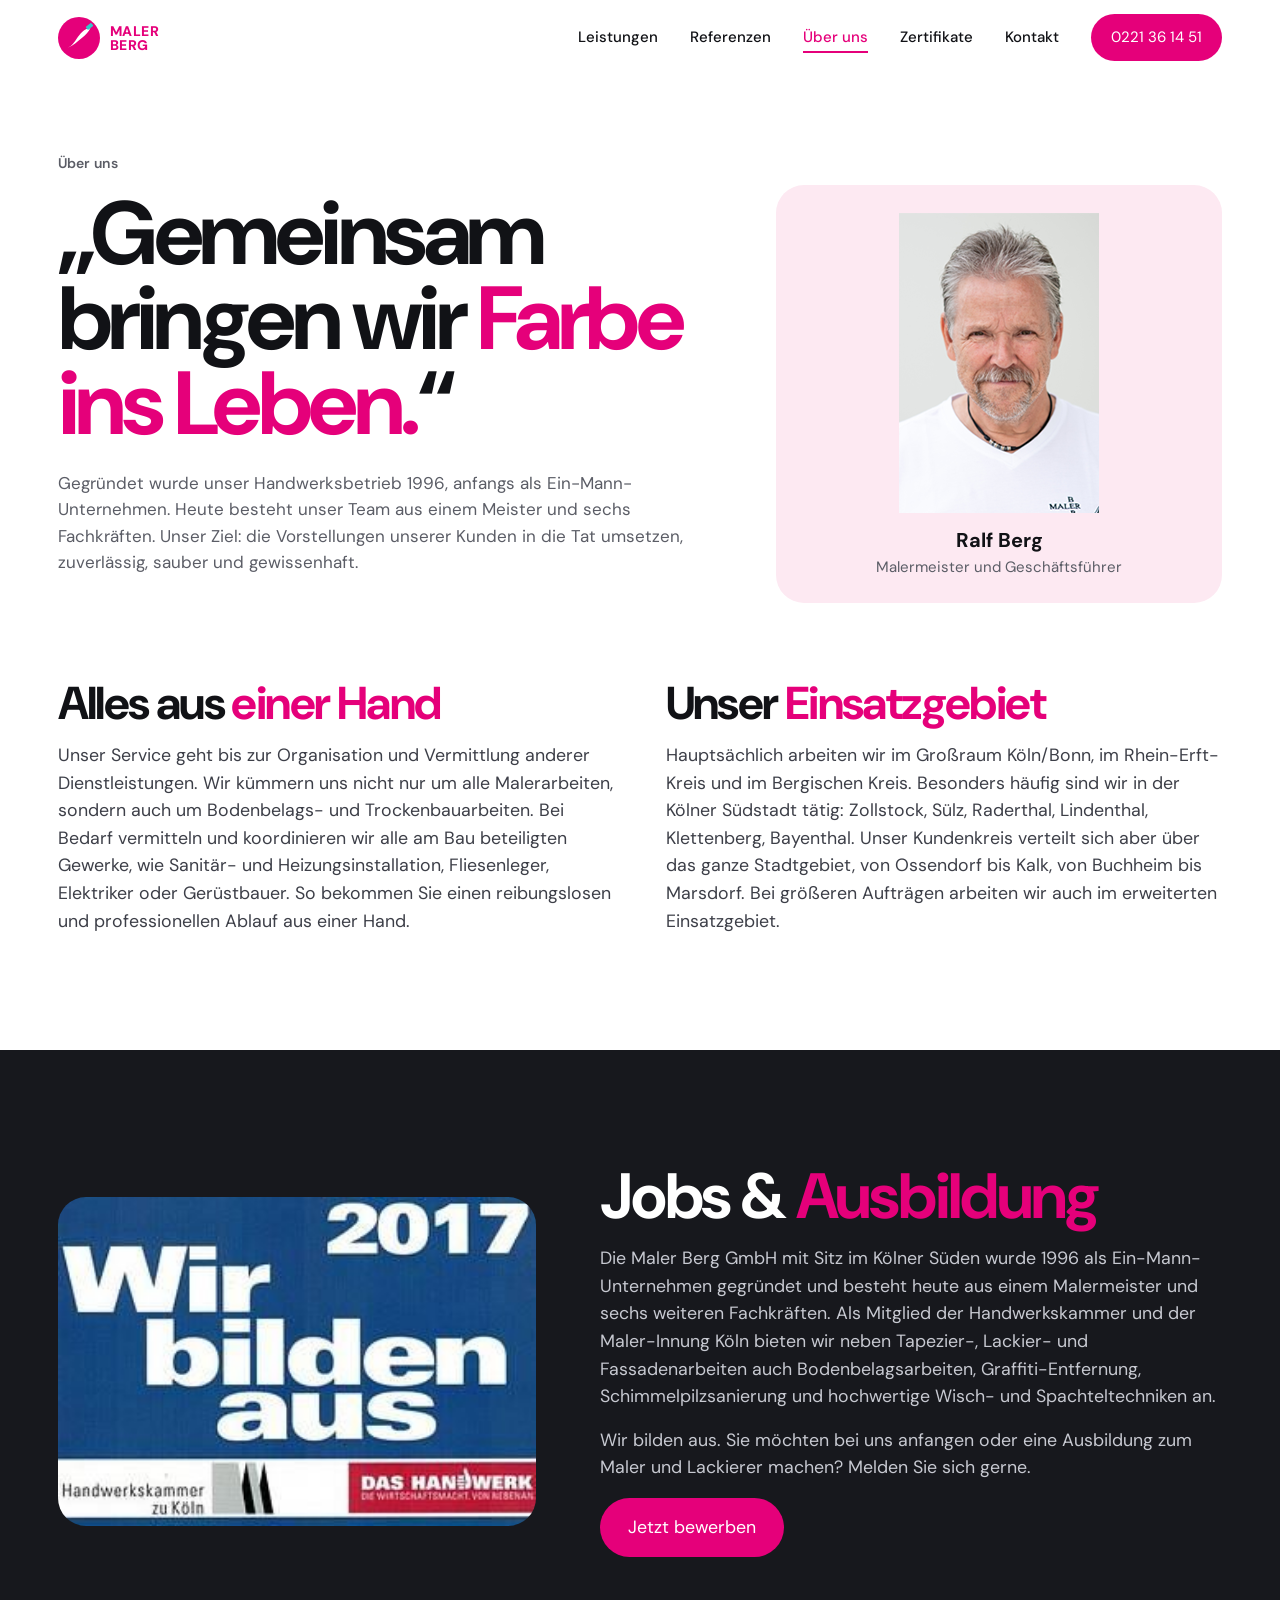
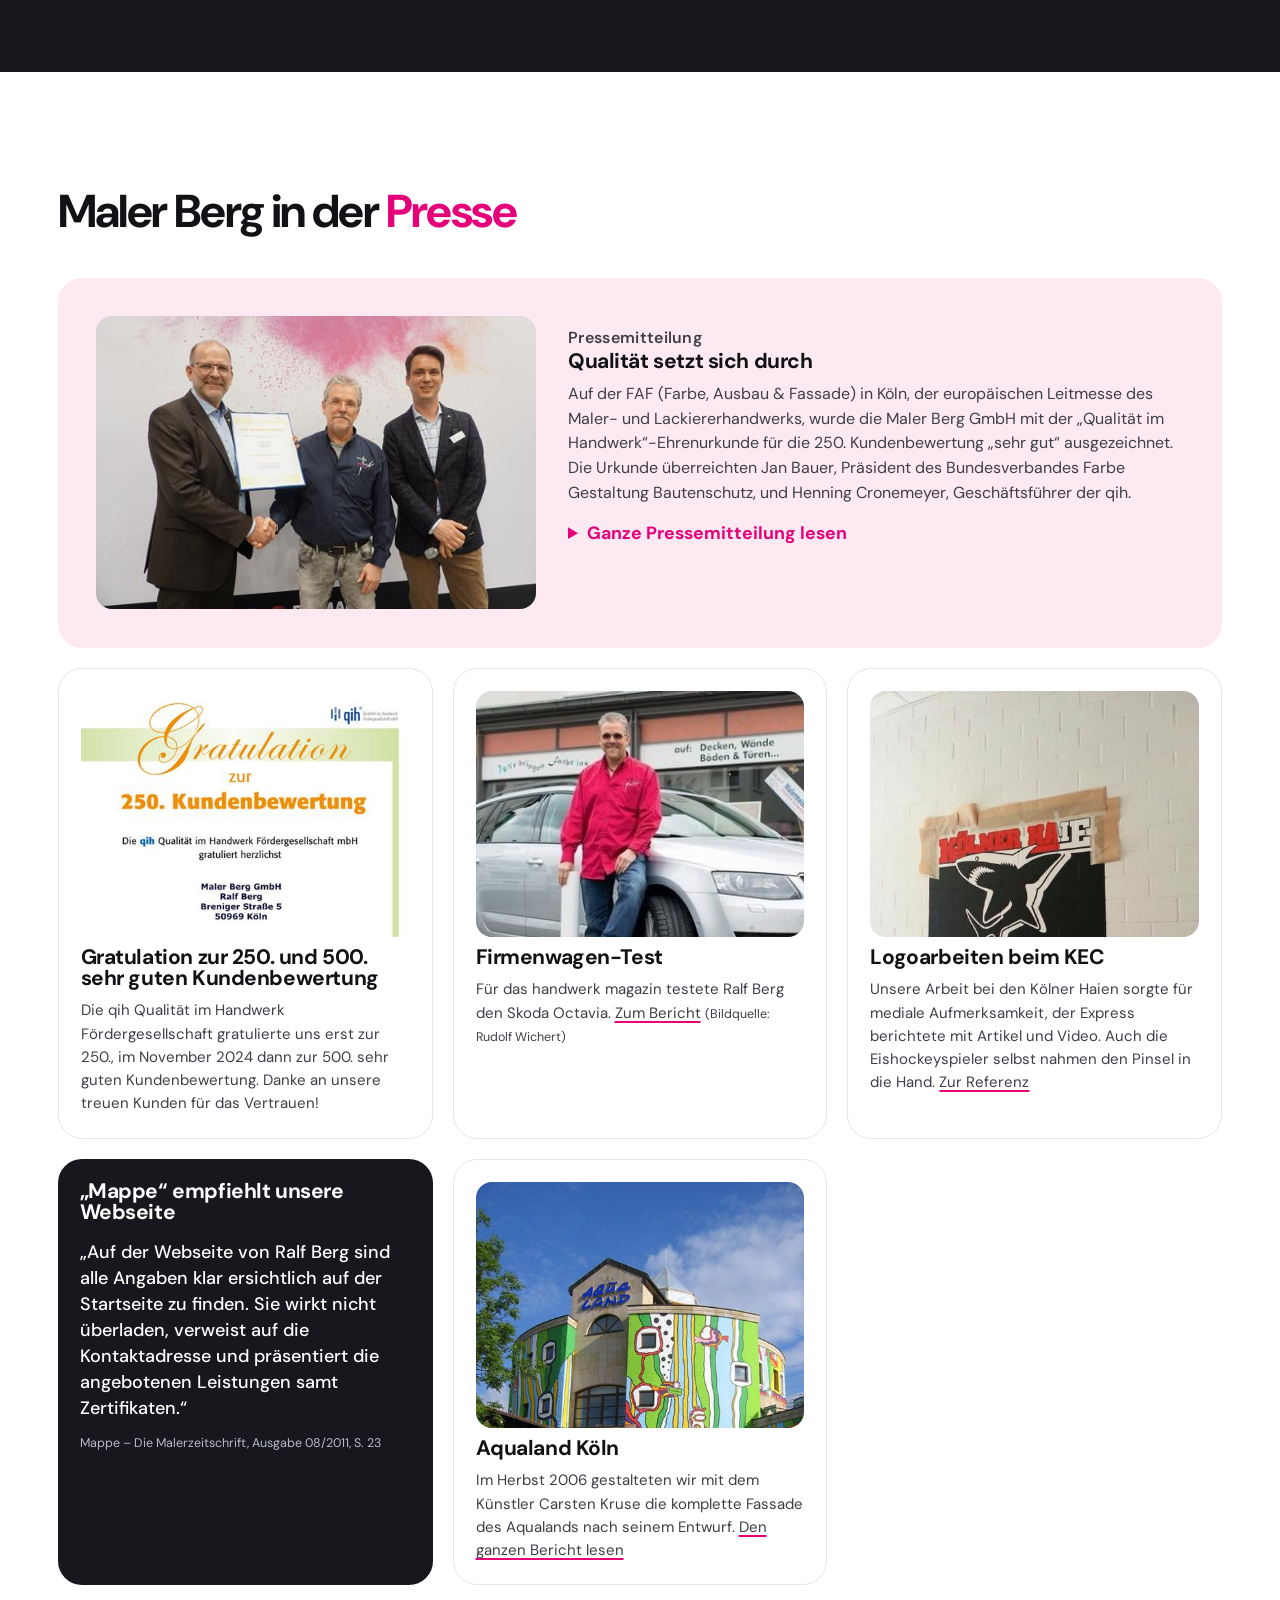
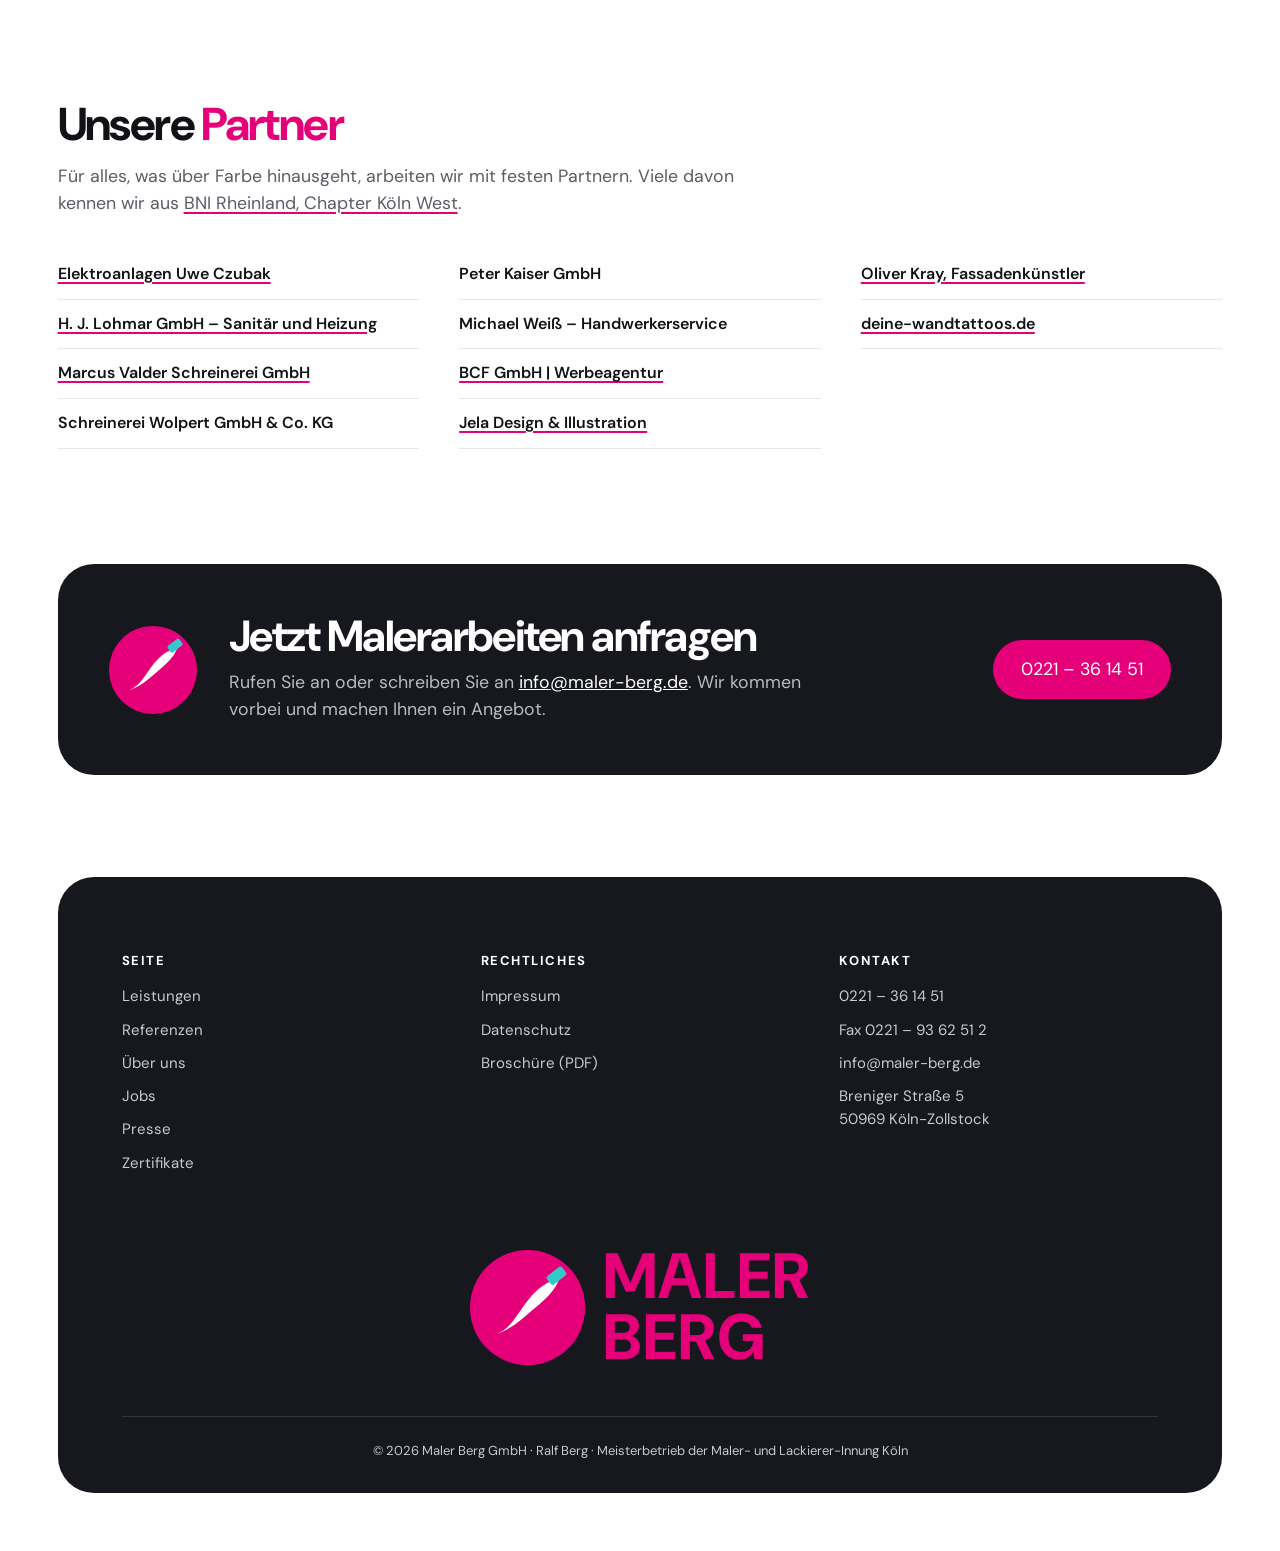
<file: ueber-uns.html>
<!doctype html>
<html lang="de">
<head>
<meta charset="utf-8">
<meta name="viewport" content="width=device-width, initial-scale=1">
<title>Über uns – Maler Berg GmbH Köln</title>
<meta name="description" content="Die Maler Berg GmbH aus Köln-Zollstock: seit 1996, ein Meister und sechs Fachkräfte. Einsatzgebiet, Ausbildung, Jobs, Presse und Partner.">
<link rel="preload" href="assets/fonts/dmsans-latin.woff2" as="font" type="font/woff2" crossorigin>
<link rel="stylesheet" href="assets/css/site.css">
<link rel="icon" href="assets/favicon.svg" type="image/svg+xml">
</head>
<body>

<svg width="0" height="0" style="position:absolute" aria-hidden="true">
  <symbol id="mark" viewBox="0 0 48 48"><circle cx="24" cy="24" r="24" fill="#e5007a"/><path d="M11 35c6-2 9-9 13.5-14.5 3.6-4.4 8-8 12.5-8-1.8 4.5-5.4 8-9.8 11.6-4.6 3.8-9.2 8.6-16.2 10.9z" fill="#fff"/><rect x="32" y="8.5" width="8" height="4.5" rx="1" transform="rotate(-38 36 10.7)" fill="#32c9c9"/></symbol>
  <symbol id="arrow" viewBox="0 0 24 24"><path d="M7 17 17 7M9 7h8v8" fill="none" stroke="currentColor" stroke-width="2.2" stroke-linecap="round" stroke-linejoin="round"/></symbol>
</svg>

<header class="top">
  <a class="logo" href="index.html"><svg><use href="#mark"/></svg><span>MALER<br>BERG</span></a>
  <nav class="top__nav" id="menu" aria-label="Hauptmenü">
    <a href="leistungen.html">Leistungen</a>
    <a href="referenzen.html">Referenzen</a>
    <a href="ueber-uns.html" aria-current="page">Über uns</a>
    <a href="index.html#zertifikate">Zertifikate</a>
    <a href="index.html#kontakt">Kontakt</a>
  </nav>
  <a class="btn btn--sm" href="tel:+49221361451">0221 36 14 51</a>
  <button class="burger" type="button" aria-expanded="false" aria-controls="menu" aria-label="Menü öffnen"><span></span><span></span></button>
</header>

<main id="top">

  <section class="sub-hero sub-hero--split">
    <div>
      <p class="kicker">Über uns</p>
      <h1>„Gemeinsam bringen wir <em>Farbe ins Leben.</em>“</h1>
      <p class="sub-hero__lead">Gegründet wurde unser Handwerksbetrieb 1996, anfangs als Ein-Mann-Unternehmen. Heute besteht unser Team aus einem Meister und sechs Fachkräften. Unser Ziel: die Vorstellungen unserer Kunden in die Tat umsetzen, zuverlässig, sauber und gewissenhaft.</p>
    </div>
    <figure class="boss"><img src="assets/img/press/ralf-berg.png" width="200" height="300" alt="Ralf Berg, Malermeister und Geschäftsführer"><figcaption><b>Ralf Berg</b>Malermeister und Geschäftsführer</figcaption></figure>
  </section>

  <section class="about">
    <article><h2>Alles aus <em>einer Hand</em></h2><p>Unser Service geht bis zur Organisation und Vermittlung anderer Dienstleistungen. Wir kümmern uns nicht nur um alle Malerarbeiten, sondern auch um Bodenbelags- und Trockenbauarbeiten. Bei Bedarf vermitteln und koordinieren wir alle am Bau beteiligten Gewerke, wie Sanitär- und Heizungsinstallation, Fliesenleger, Elektriker oder Gerüstbauer. So bekommen Sie einen reibungslosen und professionellen Ablauf aus einer Hand.</p></article>
    <article><h2>Unser <em>Einsatzgebiet</em></h2><p>Hauptsächlich arbeiten wir im Großraum Köln/Bonn, im Rhein-Erft-Kreis und im Bergischen Kreis. Besonders häufig sind wir in der Kölner Südstadt tätig: Zollstock, Sülz, Raderthal, Lindenthal, Klettenberg, Bayenthal. Unser Kundenkreis verteilt sich aber über das ganze Stadtgebiet, von Ossendorf bis Kalk, von Buchheim bis Marsdorf. Bei größeren Aufträgen arbeiten wir auch im erweiterten Einsatzgebiet.</p></article>
  </section>

  <section class="dark jobs" id="jobs" aria-labelledby="jobs-h">
    <img src="assets/img/press/wir-bilden-aus.jpg" width="291" height="200" loading="lazy" alt="Wir bilden aus: Handwerkskammer zu Köln, 2017">
    <div>
      <h2 id="jobs-h">Jobs &amp; <em>Ausbildung</em></h2>
      <p>Die Maler Berg GmbH mit Sitz im Kölner Süden wurde 1996 als Ein-Mann-Unternehmen gegründet und besteht heute aus einem Malermeister und sechs weiteren Fachkräften. Als Mitglied der Handwerkskammer und der Maler-Innung Köln bieten wir neben Tapezier-, Lackier- und Fassadenarbeiten auch Bodenbelagsarbeiten, Graffiti-Entfernung, Schimmelpilzsanierung und hochwertige Wisch- und Spachteltechniken an.</p>
      <p>Wir bilden aus. Sie möchten bei uns anfangen oder eine Ausbildung zum Maler und Lackierer machen? Melden Sie sich gerne.</p>
      <a class="btn" href="mailto:info@maler-berg.de?subject=Bewerbung">Jetzt bewerben</a>
    </div>
  </section>

  <section class="press" id="presse" aria-labelledby="press-h">
    <h2 id="press-h">Maler Berg in der <em>Presse</em></h2>
    <div class="press__grid">
      <article class="pr pr--wide">
        <button class="pr__pic" data-gallery="press" data-src="assets/img/press/uebergabe-faf.jpg" data-caption="Übergabe der qih-Ehrenurkunde auf der FAF in Köln"><img src="assets/img/press/uebergabe-faf-t.jpg" width="540" height="360" loading="lazy" alt="Ralf Berg erhält die qih-Ehrenurkunde auf der FAF"></button>
        <div>
          <p class="kicker">Pressemitteilung</p>
          <h3>Qualität setzt sich durch</h3>
          <p>Auf der FAF (Farbe, Ausbau &amp; Fassade) in Köln, der europäischen Leitmesse des Maler- und Lackiererhandwerks, wurde die Maler Berg GmbH mit der „Qualität im Handwerk“-Ehrenurkunde für die 250. Kundenbewertung „sehr gut“ ausgezeichnet. Die Urkunde überreichten Jan Bauer, Präsident des Bundesverbandes Farbe Gestaltung Bautenschutz, und Henning Cronemeyer, Geschäftsführer der qih.</p>
          <details><summary>Ganze Pressemitteilung lesen</summary>
            <p>„Ein toller Erfolg“, betonte qih-Geschäftsführer Henning Cronemeyer. Er unterstrich, dass das Unternehmen die Kundenzufriedenheit stets in den Vordergrund stelle. Dies sei im Handwerk nicht immer selbstverständlich.</p>
            <p>Qualitätssiegel stehen für gute Arbeit und reibungslose Abläufe. Nachhaltig sind sie aber erst, wenn die Leistungen dauerhaft erbracht werden. Dafür bürgt das Siegel „Malertest“ von „Qualität im Handwerk“ (qih), das seit 2007 eine Bewertung durch die Kunden ermöglicht. Nur Innungsbetriebe, die dauerhaft positive Kundenbewertungen vorweisen, dürfen es führen.</p>
            <p>Bewertet werden der Gesamteindruck eines Betriebes und Aspekte wie Termintreue, Kompetenz, Kundenorientierung, Sauberkeit und die Wertigkeit der Arbeit. Bewertungen können nur Kunden mit Rechnungs- und Transaktionsnummer abgeben, ein Missbrauch ist damit nahezu ausgeschlossen. Ausgezeichnete Betriebe findet man auf <a href="https://www.qih.de/" target="_blank" rel="noopener">www.qih.de</a>.</p>
          </details>
        </div>
      </article>
      <article class="pr">
        <button class="pr__pic" data-gallery="press2" data-src="assets/img/cert/qih-250.jpg" data-caption="qih gratuliert zur 250. sehr guten Kundenbewertung"><img src="assets/img/cert/qih-250-t.jpg" width="561" height="793" loading="lazy" alt="qih-Urkunde zur 250. Kundenbewertung"></button>
        <h3>Gratulation zur 250. und 500. sehr guten Kundenbewertung</h3>
        <p>Die qih Qualität im Handwerk Fördergesellschaft gratulierte uns erst zur 250., im November 2024 dann zur 500. sehr guten Kundenbewertung. Danke an unsere treuen Kunden für das Vertrauen!</p>
      </article>
      <article class="pr">
        <button class="pr__pic" data-gallery="press3" data-src="assets/img/press/skoda-test.jpg" data-caption="Ralf Berg testet den Skoda Octavia (Bildquelle: Rudolf Wichert)"><img src="assets/img/press/skoda-test-t.jpg" width="337" height="348" loading="lazy" alt="Ralf Berg mit Firmenwagen"></button>
        <h3>Firmenwagen-Test</h3>
        <p>Für das handwerk magazin testete Ralf Berg den Skoda Octavia. <a href="http://www.handwerk-magazin.de/skoda-octavia-combi-solides-familienauto/150/517/212982/1" target="_blank" rel="noopener">Zum Bericht</a> <small>(Bildquelle: Rudolf Wichert)</small></p>
      </article>
      <article class="pr">
        <button class="pr__pic" data-gallery="press4" data-src="assets/img/ref/kec-koelner-eishockey-gesellschaft-die-haie-mbh-01.jpg" data-caption="Logoarbeiten bei den Kölner Haien"><img src="assets/img/ref/kec-koelner-eishockey-gesellschaft-die-haie-mbh-01-t.jpg" width="612" height="816" loading="lazy" alt="Logo der Kölner Haie an der Kabinenwand"></button>
        <h3>Logoarbeiten beim KEC</h3>
        <p>Unsere Arbeit bei den Kölner Haien sorgte für mediale Aufmerksamkeit, der Express berichtete mit Artikel und Video. Auch die Eishockeyspieler selbst nahmen den Pinsel in die Hand. <a href="referenzen.html#kec-koelner-eishockey-gesellschaft-die-haie-mbh">Zur Referenz</a></p>
      </article>
      <article class="pr pr--quote">
        <h3>„Mappe“ empfiehlt unsere Webseite</h3>
        <blockquote>„Auf der Webseite von Ralf Berg sind alle Angaben klar ersichtlich auf der Startseite zu finden. Sie wirkt nicht überladen, verweist auf die Kontaktadresse und präsentiert die angebotenen Leistungen samt Zertifikaten.“</blockquote>
        <p><small>Mappe – Die Malerzeitschrift, Ausgabe 08/2011, S. 23</small></p>
      </article>
      <article class="pr">
        <a class="pr__pic" href="referenzen.html#aqualand"><img src="assets/img/ref/aqualand-koeln-01-t.jpg" width="532" height="713" loading="lazy" alt="Bemalte Fassade des Aqualand Köln"></a>
        <h3>Aqualand Köln</h3>
        <p>Im Herbst 2006 gestalteten wir mit dem Künstler Carsten Kruse die komplette Fassade des Aqualands nach seinem Entwurf. <a href="referenzen.html#aqualand">Den ganzen Bericht lesen</a></p>
      </article>
    </div>
  </section>

  <section class="partners" aria-labelledby="partner-h">
    <h2 id="partner-h">Unsere <em>Partner</em></h2>
    <p>Für alles, was über Farbe hinausgeht, arbeiten wir mit festen Partnern. Viele davon kennen wir aus <a href="https://bni-rheinland.de/chapter-koelnwest-koeln/de/memberlist" target="_blank" rel="noopener">BNI Rheinland, Chapter Köln West</a>.</p>
    <ul class="clients__list">
      <li><a href="http://www.uwe-czubak.de" target="_blank" rel="noopener">Elektroanlagen Uwe Czubak</a></li>
      <li><a href="http://www.h-j-lohmar.de/" target="_blank" rel="noopener">H. J. Lohmar GmbH – Sanitär und Heizung</a></li>
      <li><a href="http://www.marcus-valder.de/index.html" target="_blank" rel="noopener">Marcus Valder Schreinerei GmbH</a></li>
      <li>Schreinerei Wolpert GmbH &amp; Co. KG</li>
      <li>Peter Kaiser GmbH</li>
      <li>Michael Weiß – Handwerkerservice</li>
      <li><a href="https://www.b-cf.de/" target="_blank" rel="noopener">BCF GmbH | Werbeagentur</a></li>
      <li><a href="http://www.jela-design-illustration.de" target="_blank" rel="noopener">Jela Design &amp; Illustration</a></li>
      <li><a href="http://www.oliverkray.com/" target="_blank" rel="noopener">Oliver Kray, Fassadenkünstler</a></li>
      <li><a href="http://www.deine-wandtattoos.de/" target="_blank" rel="noopener">deine-wandtattoos.de</a></li>
    </ul>
  </section>

  <section class="cta cta--page" aria-labelledby="cta-h">
    <svg class="cta__mark"><use href="#mark"/></svg>
    <div>
      <h2 id="cta-h">Jetzt Malerarbeiten anfragen</h2>
      <p>Rufen Sie an oder schreiben Sie an <a href="mailto:info@maler-berg.de">info@maler-berg.de</a>. Wir kommen vorbei und machen Ihnen ein Angebot.</p>
    </div>
    <a class="btn" href="tel:+49221361451">0221 – 36 14 51</a>
  </section>
</main>

<footer class="foot">
  <div class="foot__cols">
    <nav aria-label="Seiten"><h3>Seite</h3><a href="leistungen.html">Leistungen</a><a href="referenzen.html">Referenzen</a><a href="ueber-uns.html">Über uns</a><a href="ueber-uns.html#jobs">Jobs</a><a href="ueber-uns.html#presse">Presse</a><a href="index.html#zertifikate">Zertifikate</a></nav>
    <nav aria-label="Rechtliches"><h3>Rechtliches</h3><a href="impressum.html">Impressum</a><a href="datenschutz.html">Datenschutz</a><a href="assets/docs/maler-berg-broschuere.pdf">Broschüre (PDF)</a></nav>
    <div><h3>Kontakt</h3><a href="tel:+49221361451">0221 – 36 14 51</a><span>Fax 0221 – 93 62 51 2</span><a href="mailto:info@maler-berg.de">info@maler-berg.de</a><span>Breniger Straße 5<br>50969 Köln-Zollstock</span></div>
  </div>
  <a class="foot__logo" href="index.html"><svg><use href="#mark"/></svg><span>MALER<br>BERG</span></a>
  <p class="foot__copy">© 2026 Maler Berg GmbH · Ralf Berg · Meisterbetrieb der Maler- und Lackierer-Innung Köln</p>
</footer>

<dialog class="lb" id="lb" aria-label="Bildergalerie"><figure><img alt=""><figcaption></figcaption></figure><button class="lb__x" aria-label="Schließen">×</button><button class="lb__prev" aria-label="Vorheriges Bild">‹</button><button class="lb__next" aria-label="Nächstes Bild">›</button></dialog>
<script src="assets/js/site.js"></script>
</body>
</html>
</file>
<file: assets/css/site.css>
/* Design 5: clean white, bold sans, one hot accent, dark bands */
@font-face { font-family: "DM Sans"; src: url("../fonts/dmsans-latin.woff2") format("woff2"); font-weight: 100 1000; font-display: swap; }

:root {
  --hot: #e5007a;
  --hot-2: #ff3d9a;
  --teal: #32c9c9;
  --ink: #111216;
  --dark: #17181d;
  --dark-2: #23242b;
  --mute: #5b5d66;
  --pink: #fde9f2;
  --pink-2: #f9d3e4;
  --line: #e6e6ea;
  --m: clamp(16px, 4.5vw, 72px);
  --r: 28px;
  --ease: cubic-bezier(.2, .8, .1, 1);
}

*, *::before, *::after { box-sizing: border-box; }
html { scroll-behavior: smooth; -webkit-text-size-adjust: 100%; }
@media (prefers-reduced-motion: reduce) { html { scroll-behavior: auto; } *, *::before, *::after { transition: none !important; animation: none !important; } }
body { margin: 0; background: #fff; color: var(--ink); font-family: "DM Sans", system-ui, sans-serif; font-size: clamp(16px, .95rem + .2vw, 18px); line-height: 1.55; overflow-x: hidden; }
img { display: block; max-width: 100%; height: auto; }
a { color: inherit; }
h1, h2, h3 { margin: 0; font-weight: 700; letter-spacing: -.035em; line-height: 1; }
h2 { font-size: clamp(36px, 5vw, 72px); }
h2 em, h1 em { font-style: normal; color: var(--hot); }
p { margin: 0; }
ul, ol { margin: 0; padding: 0; list-style: none; }
svg { width: 1em; height: 1em; }
:focus-visible { outline: 3px solid var(--teal); outline-offset: 3px; }
::selection { background: var(--hot); color: #fff; }

.btn { display: inline-flex; align-items: center; justify-content: center; gap: 10px; padding: 16px 28px; border: 0; border-radius: 999px; background: var(--hot); color: #fff; font: 700 16px/1 inherit; font-family: inherit; text-decoration: none; cursor: pointer; white-space: nowrap; transition: background .2s, transform .2s var(--ease); }
.btn:hover { background: #c40068; transform: translateY(-2px); }
.btn--sm { padding: 12px 20px; font-size: 15px; }
.round { display: grid; place-items: center; width: 56px; height: 56px; border-radius: 50%; border: 1.5px solid currentColor; background: transparent; color: inherit; font-size: 22px; cursor: pointer; transition: background .2s, color .2s, transform .2s var(--ease); }
.round:hover { transform: scale(1.06); }
.round--red { background: var(--hot); border-color: var(--hot); color: #fff; }
.round--dark { background: var(--ink); border-color: var(--ink); color: #fff; }
.kicker { font-size: 14px; font-weight: 600; letter-spacing: .02em; color: var(--mute); }

/* Header */
.top { position: sticky; top: 0; z-index: 20; display: flex; align-items: center; gap: 32px; padding: 14px var(--m); background: rgba(255,255,255,.88); backdrop-filter: blur(14px); -webkit-backdrop-filter: blur(14px); border-bottom: 1px solid transparent; }
.top.is-scrolled { border-color: var(--line); }
.logo { display: inline-flex; align-items: center; gap: 10px; text-decoration: none; font-weight: 800; font-size: 14px; line-height: 1; letter-spacing: .04em; }
.logo svg { width: 42px; height: 42px; }
.logo span { color: var(--hot); }
.top__nav { display: flex; gap: 32px; margin-left: auto; font-size: 15px; font-weight: 500; }
.top__nav a { text-decoration: none; position: relative; }
.top__nav a::after { content: ""; position: absolute; left: 0; right: 100%; bottom: -4px; height: 2px; background: var(--hot); transition: right .25s var(--ease); }
.top__nav a:hover::after { right: 0; }

/* Hero */
.hero { display: grid; grid-template-columns: 1fr 1.05fr; gap: clamp(32px, 4vw, 72px); align-items: center; padding: clamp(32px, 5vw, 72px) var(--m) clamp(64px, 8vw, 120px); }
.hero h1 { font-size: clamp(52px, 7.4vw, 124px); letter-spacing: -.05em; line-height: .92; margin: 18px 0 28px; }
.hero h1 em { display: block; }
.hero__lead { max-width: 46ch; color: var(--mute); }
.hero__three { display: grid; grid-template-columns: repeat(3, 1fr); gap: 20px; margin-top: 44px; padding-top: 24px; border-top: 1px solid var(--line); font-size: 14px; line-height: 1.35; color: var(--mute); }
.hero__three b { display: block; color: var(--ink); font-size: 17px; margin-bottom: 4px; }
.hero__three li::before { content: ""; display: block; width: 26px; height: 6px; border-radius: 3px; background: var(--hot); margin-bottom: 12px; }
.hero__three li:nth-child(2)::before { background: var(--teal); }
.hero__three li:nth-child(3)::before { background: var(--ink); }

.hero__pic { position: relative; border-radius: 40px; overflow: hidden; min-height: 640px; display: flex; align-items: center; justify-content: center; padding: 40px; }
.hero__pic > img { position: absolute; inset: 0; width: 100%; height: 100%; object-fit: cover; }
.glass { position: relative; width: min(100%, 440px); display: grid; gap: 12px; padding: 28px; border-radius: 28px; background: rgba(255,255,255,.16); border: 1px solid rgba(255,255,255,.4); backdrop-filter: blur(22px) saturate(1.3); -webkit-backdrop-filter: blur(22px) saturate(1.3); box-shadow: 0 30px 80px rgba(10,20,40,.25); color: #fff; }
.glass__h { font-size: 26px; font-weight: 700; letter-spacing: -.03em; margin-bottom: 4px; text-shadow: 0 1px 12px rgba(0,0,0,.25); }
.glass__row { display: grid; grid-template-columns: 1fr 1fr; gap: 12px; }
.glass label { display: grid; gap: 6px; }
.glass label span { font-size: 13px; font-weight: 600; text-shadow: 0 1px 8px rgba(0,0,0,.3); }
.glass input, .glass select, .glass textarea { width: 100%; font: inherit; font-size: 15px; color: var(--ink); padding: 12px 14px; border: 0; border-radius: 12px; background: rgba(255,255,255,.86); resize: vertical; }
.glass input::placeholder, .glass textarea::placeholder { color: #8a8c95; }
.glass .btn { margin-top: 6px; width: 100%; }
.glass__note { font-size: 12px; opacity: .9; text-align: center; text-shadow: 0 1px 8px rgba(0,0,0,.35); }

/* Dark band */
.dark { background: var(--dark); color: #fff; }
.services { padding: clamp(72px, 9vw, 128px) 0; }
.services__head { padding: 0 var(--m); display: grid; grid-template-columns: 1.3fr 1fr; gap: 24px 64px; align-items: end; }
.services__head h2 { max-width: 15ch; }
.services__head p { color: #b9bbc4; max-width: 44ch; }
.slider { position: relative; margin-top: 56px; display: grid; grid-template-columns: 96px 1fr; align-items: start; }
.slider__nav { display: flex; flex-direction: column; gap: 14px; padding-left: var(--m); padding-top: 40px; }
.slider__nav .round { width: 52px; height: 52px; color: #fff; }
.slider__track { display: flex; gap: 20px; overflow-x: auto; scroll-snap-type: x mandatory; scroll-padding-left: 24px; padding: 0 var(--m) 12px 24px; scrollbar-width: none; }
.slider__track::-webkit-scrollbar { display: none; }
.card { flex: 0 0 clamp(260px, 24vw, 340px); scroll-snap-align: start; }
.card img { width: 100%; aspect-ratio: 4 / 3.4; object-fit: cover; border-radius: 22px; transition: transform .5s var(--ease); }
.card:hover img { transform: scale(.97) rotate(-.6deg); }
.card h3 { font-size: 22px; margin: 20px 0 8px; letter-spacing: -.02em; }
.card p { color: #b9bbc4; font-size: 15px; }
.card:nth-child(3n+1) h3::before { content: ""; display: inline-block; width: 10px; height: 10px; border-radius: 50%; background: var(--hot); margin-right: 10px; vertical-align: middle; }
.card:nth-child(3n+2) h3::before { content: ""; display: inline-block; width: 10px; height: 10px; border-radius: 50%; background: var(--teal); margin-right: 10px; vertical-align: middle; }
.card:nth-child(3n) h3::before { content: ""; display: inline-block; width: 10px; height: 10px; border-radius: 50%; background: #fff; margin-right: 10px; vertical-align: middle; }
.services__foot { margin: 56px var(--m) 0; padding-top: 28px; border-top: 1px solid #34363f; color: #b9bbc4; max-width: none; }
.services__foot a { color: #fff; font-weight: 700; text-decoration-color: var(--hot); text-decoration-thickness: 2px; text-underline-offset: 4px; }

/* Process */
.process { display: grid; grid-template-columns: 1fr 1fr; gap: clamp(40px, 6vw, 96px); padding: clamp(80px, 10vw, 144px) var(--m); }
.process__left > p { color: var(--mute); max-width: 42ch; margin-top: 20px; }
.process__pic { position: relative; margin: 36px 0 0; border-radius: var(--r); overflow: hidden; }
.process__pic img { width: 100%; aspect-ratio: 5 / 4.2; object-fit: cover; }
.process__pic .round { position: absolute; right: 20px; bottom: 20px; width: 64px; height: 64px; font-size: 26px; }
.steps { display: grid; gap: 12px; align-content: start; }
.steps li { border-radius: 20px; border: 1px solid var(--line); transition: background .3s, border-color .3s; }
.steps li.is-on { background: var(--pink); border-color: var(--pink-2); }
.steps button { width: 100%; display: flex; gap: 14px; align-items: baseline; padding: 24px 28px; background: none; border: 0; font: inherit; font-size: clamp(20px, 1.8vw, 26px); font-weight: 700; letter-spacing: -.02em; color: var(--ink); text-align: left; cursor: pointer; }
.steps button span { color: var(--hot); font-size: .7em; }
.steps p { display: none; padding: 0 28px 26px 28px; color: #3d3f48; max-width: 52ch; }
.steps li.is-on p { display: block; }
.steps li:not(.is-on):hover { border-color: var(--hot); }

/* Area */
.area { text-align: center; padding: 0 var(--m) clamp(96px, 11vw, 160px); }
.area > p { color: var(--mute); max-width: 48ch; margin: 18px auto 44px; }
.pills { display: flex; flex-wrap: wrap; justify-content: center; align-items: center; gap: 14px 10px; max-width: 980px; margin: 0 auto; }
.pills li { padding: 12px 24px; border-radius: 999px; border: 1.5px solid var(--line); font-weight: 600; font-size: 17px; color: var(--mute); }
.pills li.pill--solid { border-color: var(--ink); color: var(--ink); }
.pills { column-gap: 40px; }
.pills li { position: relative; }
.pills li + li::before { content: "+"; position: absolute; left: -28px; top: 50%; transform: translateY(-52%); color: var(--hot); font-weight: 800; font-size: 22px; }

/* Crew */
.crew { margin: 0; padding: clamp(80px, 10vw, 144px) var(--m); text-align: center; position: relative; }
.crew__arrow { font-size: 44px; color: #fff; margin-bottom: 28px; }
.crew h2 { max-width: 18ch; margin: 0 auto; }
.crew h2 .fade { display: block; color: transparent; background: linear-gradient(90deg, var(--hot), var(--hot-2) 45%, rgba(255,61,154,.35)); -webkit-background-clip: text; background-clip: text; }
.crew__row { display: grid; grid-template-columns: 1fr minmax(240px, 1.1fr) 1fr; gap: clamp(24px, 4vw, 64px); align-items: center; margin-top: 64px; text-align: left; color: #c7c9d1; font-size: 16px; }
.crew__row p:last-child { text-align: right; }
.crew__pic { margin: 0; border-radius: 999px; overflow: hidden; border: 4px solid var(--hot); }
.crew__pic img { width: 100%; aspect-ratio: 2.2 / 1; object-fit: cover; }
.crew__nums { display: flex; justify-content: center; flex-wrap: wrap; gap: 20px 72px; margin-top: 72px; padding-top: 40px; border-top: 1px solid #34363f; color: #b9bbc4; font-size: 15px; }
.crew__nums b { display: block; color: #fff; font-size: clamp(44px, 5vw, 72px); letter-spacing: -.04em; line-height: 1; margin-bottom: 6px; }
.crew__nums li:nth-child(2) b { color: var(--hot); }

/* Why */
.why { padding: clamp(88px, 10vw, 144px) var(--m); text-align: center; }
.why__lead { color: var(--mute); max-width: 46ch; margin: 18px auto 0; }
.why__grid { display: grid; grid-template-columns: 1fr 1.1fr 1fr; grid-template-rows: auto auto; gap: 20px; margin: 56px auto 0; max-width: 1180px; text-align: left; }
.tile { background: var(--pink); border-radius: 22px; padding: 28px; }
.tile svg { width: 44px; height: 44px; margin-bottom: 18px; }
.tile h3 { font-size: 21px; letter-spacing: -.02em; margin-bottom: 10px; }
.tile p { color: #3d3f48; font-size: 15px; }
.tile:nth-child(1) { grid-area: 1 / 1; } .tile:nth-child(2) { grid-area: 2 / 1; }
.tile:nth-child(4) { grid-area: 1 / 3; } .tile:nth-child(5) { grid-area: 2 / 3; }
.tile--tilt { grid-area: 1 / 2 / 3 / 3; align-self: center; background: var(--hot); color: #fff; transform: rotate(-7deg); padding: 40px 36px; box-shadow: 0 24px 60px rgba(229,0,122,.3); transition: transform .5s var(--ease); }
.tile--tilt:hover { transform: rotate(-2deg) scale(1.02); }
.tile--tilt h3 { font-size: clamp(26px, 2.4vw, 34px); }
.tile--tilt p { color: #ffe2ef; font-size: 17px; }

/* CTA */
.cta { margin: 0 var(--m); border-radius: 36px; background: var(--dark); color: #fff; display: grid; grid-template-columns: auto 1fr auto; gap: 32px; align-items: center; padding: clamp(32px, 4vw, 56px) clamp(28px, 4vw, 64px); }
.cta__mark { width: 88px; height: 88px; }
.cta h2 { font-size: clamp(30px, 3.4vw, 48px); }
.cta p { color: #b9bbc4; margin-top: 10px; max-width: 52ch; }
.cta p a { color: #fff; }

/* FAQ */
.faq { padding: clamp(96px, 11vw, 160px) var(--m); max-width: 1100px; margin: 0 auto; }
.faq__head { display: flex; align-items: center; gap: 24px; flex-wrap: wrap; justify-content: center; margin-bottom: 48px; }
.faq__strip { width: 200px; height: 72px; object-fit: cover; border-radius: 999px; }
.faq__dots { display: inline-flex; gap: 6px; }
.faq__dots i { width: 28px; height: 28px; border-radius: 50%; border: 1.5px solid var(--ink); }
.faq__dots i:first-child { background: var(--hot); border-color: var(--hot); }
.faq__list { display: grid; gap: 14px; }
.faq details { border: 1px solid var(--line); border-radius: 22px; padding: 0 28px; transition: background .3s, box-shadow .3s; }
.faq details[open] { box-shadow: 0 18px 50px rgba(17,18,22,.08); }
.faq summary { list-style: none; cursor: pointer; display: flex; justify-content: space-between; gap: 24px; align-items: center; padding: 24px 0; font-weight: 700; font-size: clamp(17px, 1.4vw, 20px); letter-spacing: -.01em; }
.faq summary::-webkit-details-marker { display: none; }
.faq summary::after { content: "+"; flex: 0 0 32px; height: 32px; display: grid; place-items: center; border-radius: 50%; background: var(--hot); color: #fff; font-size: 22px; font-weight: 600; line-height: 1; transition: transform .3s var(--ease); }
.faq details[open] summary::after { transform: rotate(45deg); }
.faq details p { padding: 0 0 26px; color: #3d3f48; max-width: 70ch; }

/* Footer */
.foot { margin: 0 var(--m) var(--m); border-radius: 36px; background: var(--dark); color: #c7c9d1; padding: clamp(48px, 6vw, 88px) clamp(28px, 5vw, 80px) 32px; }
.foot__cols { display: grid; grid-template-columns: repeat(3, 1fr); gap: 40px; font-size: 15px; }
.foot__cols > * { display: grid; gap: 10px; align-content: start; }
.foot h3 { color: #fff; font-size: 13px; letter-spacing: .12em; text-transform: uppercase; margin-bottom: 8px; }
.foot a { text-decoration: none; } .foot a:hover { color: #fff; }
.foot__logo { display: flex; align-items: center; justify-content: center; gap: 18px; margin: 72px 0 48px; text-decoration: none; color: #fff; font-weight: 800; font-size: clamp(36px, 5vw, 64px); line-height: .95; letter-spacing: .02em; }
.foot__logo svg { width: 1.8em; height: 1.8em; }
.foot__logo span { color: var(--hot); }
.foot__copy { text-align: center; font-size: 13px; padding-top: 24px; border-top: 1px solid #34363f; }

/* Reveal */
.rise { opacity: 0; transform: translateY(28px); transition: opacity .8s var(--ease), transform .8s var(--ease); }
.rise.in { opacity: 1; transform: none; }

/* Tablet and phone */
@media (max-width: 1080px) {
  .hero { grid-template-columns: 1fr; }
  .hero__pic { min-height: 0; padding: 120px 20px 20px; }
  .glass { width: min(100%, 520px); }
  .services__head, .process { grid-template-columns: 1fr; }
  .crew__row { grid-template-columns: 1fr; text-align: center; }
  .crew__row p:last-child { text-align: center; }
  .crew__pic { order: -1; max-width: 520px; margin: 0 auto; }
  .why__grid { grid-template-columns: 1fr 1fr; }
  .tile--tilt { grid-area: 1 / 1 / 2 / 3; transform: rotate(-2deg); margin: 0 4% 16px; }
  .tile:nth-child(1) { grid-area: 2 / 1; } .tile:nth-child(2) { grid-area: 3 / 1; }
  .tile:nth-child(4) { grid-area: 2 / 2; } .tile:nth-child(5) { grid-area: 3 / 2; }
}
@media (max-width: 720px) {
  .top { gap: 12px; }
  .top__nav { display: none; }
  .top .btn { margin-left: auto; }
  .hero h1 { font-size: clamp(44px, 13vw, 64px); }
  .hero__three { grid-template-columns: 1fr; gap: 16px; }
  .hero__three li { display: grid; grid-template-columns: 34px 1fr; align-items: center; }
  .hero__three li::before { margin: 0; grid-row: span 2; }
  .hero__pic { border-radius: 28px; padding: 96px 12px 12px; }
  .glass { padding: 20px; }
  .glass__row { grid-template-columns: 1fr; }
  .slider { grid-template-columns: 1fr; }
  .slider__nav { flex-direction: row; padding-top: 0; margin-bottom: 20px; }
  .slider__track { padding-left: var(--m); scroll-padding-left: var(--m); }
  .card { flex-basis: 78vw; }
  .steps button { padding: 20px; }
  .steps p { padding: 0 20px 22px; }
  .pills li { padding: 10px 16px; font-size: 15px; }
  .pills { column-gap: 10px; }
  .pills li + li::before { display: none; }
  .why__grid { grid-template-columns: 1fr; }
  .why__grid .tile { grid-area: auto !important; }
  .tile--tilt { margin: 8px 6px 16px; }
  .cta { grid-template-columns: 1fr; text-align: center; justify-items: center; gap: 20px; }
  .faq details { padding: 0 20px; }
  .foot__cols { grid-template-columns: 1fr 1fr; }
  .foot__cols > div { grid-column: 1 / -1; }
  .foot__logo { margin: 56px 0 36px; }
}

/* Impressum und Datenschutz */
.legal-top { position: sticky; top: 0; z-index: 20; display: flex; align-items: center; justify-content: space-between; gap: 16px; padding: 14px var(--m); background: rgba(255,255,255,.9); backdrop-filter: blur(14px); -webkit-backdrop-filter: blur(14px); border-bottom: 1px solid var(--line); }
.legal { max-width: calc(72ch + 2 * var(--m)); padding: clamp(48px, 7vw, 104px) var(--m) clamp(64px, 8vw, 120px); }
.legal h1 { font-size: clamp(48px, 7vw, 96px); letter-spacing: -.05em; margin-bottom: 40px; }
.legal h1::after { content: "."; color: var(--hot); }
.legal h2 { font-size: clamp(22px, 2vw, 28px); letter-spacing: -.02em; margin: 44px 0 12px; }
.legal p, .legal ul { margin: 0 0 12px; color: #3d3f48; }
.legal ul { padding-left: 1.2em; list-style: disc; }
.legal strong { color: var(--ink); }
.legal a { color: var(--ink); text-decoration-color: var(--hot); text-decoration-thickness: 2px; text-underline-offset: 3px; }

/* Reviews */
.reviews { background: var(--pink); padding: clamp(80px, 10vw, 144px) var(--m); }
.reviews__head { display: grid; grid-template-columns: 1fr auto; gap: 32px 64px; align-items: end; }
.reviews__head h2 { max-width: 12ch; }
.scores { display: flex; gap: 16px; flex-wrap: wrap; }
.score { display: flex; align-items: center; gap: 16px; padding: 18px 26px 18px 20px; background: #fff; border-radius: 22px; text-decoration: none; transition: transform .25s var(--ease); }
.score:hover { transform: translateY(-3px); }
.score b { font-size: clamp(40px, 4vw, 56px); letter-spacing: -.05em; line-height: 1; color: var(--hot); }
.score span { font-weight: 700; font-size: 15px; line-height: 1.3; max-width: 17ch; }
.score small { display: block; font-weight: 400; font-size: 12px; color: var(--mute); margin-top: 4px; }
.quotes { display: grid; grid-template-columns: 1fr 1fr .8fr; gap: 20px; margin-top: 56px; align-items: stretch; }
.quote { margin: 0; background: #fff; border-radius: 24px; padding: clamp(28px, 3vw, 40px); display: flex; flex-direction: column; gap: 18px; }
.quote blockquote { margin: 0; font-size: clamp(18px, 1.5vw, 22px); font-weight: 500; line-height: 1.45; letter-spacing: -.01em; flex: 1; }
.quote figcaption { font-size: 14px; color: var(--mute); }
.quote figcaption b { color: var(--ink); }
.stars { color: var(--hot); letter-spacing: 4px; font-size: 18px; }
.quote--hot { background: var(--hot); color: #fff; }
.quote--hot .stars, .quote--hot figcaption, .quote--hot figcaption b { color: #fff; }
.quote--cert { background: var(--dark); color: #fff; align-items: center; text-align: center; justify-content: center; }
.quote--cert img { max-height: 300px; width: auto; border-radius: 6px; transform: rotate(-3deg); box-shadow: 0 20px 40px rgba(0,0,0,.35); transition: transform .4s var(--ease); }
.quote--cert a:hover img { transform: rotate(0) scale(1.03); }

/* Certificates */
.certs { padding: clamp(88px, 10vw, 144px) var(--m) clamp(96px, 10vw, 144px); }
.certs__head { display: grid; grid-template-columns: 1fr 1fr; gap: 24px 64px; align-items: end; }
.certs__head p { color: var(--mute); max-width: 46ch; }
.docs { display: grid; grid-template-columns: repeat(3, 1fr); gap: clamp(20px, 3vw, 40px); margin-top: 56px; }
.docs li a { display: flex; align-items: center; justify-content: center; overflow: hidden; background: #f3f3f5; border-radius: 24px; padding: clamp(24px, 3vw, 44px); height: clamp(320px, 32vw, 460px); }
.docs img { height: 100%; width: auto; max-width: 100%; object-fit: contain; box-shadow: 0 18px 40px rgba(17,18,22,.18); transition: transform .4s var(--ease); }
.docs li:nth-child(1) img { transform: rotate(-2deg); }
.docs li:nth-child(3) img { transform: rotate(2deg); }
.docs li a:hover img { transform: rotate(0) scale(1.04); }
.docs h3 { font-size: 21px; letter-spacing: -.02em; margin: 22px 0 6px; }
.docs p { color: var(--mute); font-size: 15px; }
.badges { display: grid; grid-template-columns: repeat(4, 1fr); gap: 16px; margin-top: 40px; }
.badges li { display: flex; align-items: center; gap: 16px; padding: 16px 20px; border: 1px solid var(--line); border-radius: 20px; font-size: 14px; font-weight: 600; line-height: 1.35; }
.badges img { width: 64px; height: 64px; object-fit: contain; flex: 0 0 64px; border-radius: 8px; }
.badge__txt { flex: 0 0 64px; height: 64px; display: grid; place-items: center; border-radius: 50%; background: var(--teal); color: var(--ink); font-size: 10px; font-weight: 800; text-transform: uppercase; letter-spacing: .03em; }

@media (max-width: 1080px) {
  .reviews__head, .certs__head { grid-template-columns: 1fr; }
  .quotes { grid-template-columns: 1fr 1fr; }
  .quote--cert { grid-column: 1 / -1; }
  .badges { grid-template-columns: 1fr 1fr; }
}
@media (max-width: 720px) {
  .quotes, .docs, .badges { grid-template-columns: 1fr; }
  .score { width: 100%; }
  .docs li a { height: 360px; }
}

/* ===== Pages added from the old site: shared bits ===== */
.top__nav a[aria-current="page"] { color: var(--hot); }
.top__nav a[aria-current="page"]::after { right: 0; }
.btn--ghost { background: transparent; color: var(--ink); border: 2px solid var(--ink); }
.btn--ghost:hover { background: var(--ink); color: #fff; }
.kicker--light { color: #ffd0e6; }
.sub-hero { padding: clamp(40px, 6vw, 96px) var(--m) clamp(48px, 6vw, 88px); }
.sub-hero h1 { font-size: clamp(44px, 7vw, 112px); letter-spacing: -.05em; line-height: .95; margin: 16px 0 24px; max-width: 16ch; }
.sub-hero__lead { max-width: 60ch; color: var(--mute); font-size: clamp(17px, 1.3vw, 20px); margin-bottom: 28px; }
.sub-hero--split { display: grid; grid-template-columns: 1.5fr 1fr; gap: 48px; align-items: end; }
.toc { display: flex; flex-wrap: wrap; gap: 10px; margin-top: 40px; }
.toc a { padding: 10px 18px; border: 1.5px solid var(--line); border-radius: 999px; text-decoration: none; font-weight: 600; font-size: 15px; transition: border-color .2s, color .2s; }
.toc a:hover { border-color: var(--hot); color: var(--hot); }
.cta--page { margin-bottom: clamp(64px, 8vw, 120px); }
.crew__more { margin-top: 48px; }
.ticks { margin: 12px 0 16px; display: grid; gap: 8px; }
.ticks li { padding-left: 28px; position: relative; }
.ticks li::before { content: ""; position: absolute; left: 4px; top: .55em; width: 10px; height: 10px; border-radius: 50%; background: var(--hot); }
.svc__copy a, .ref__text a, .pr a, .partners a, .clients a, .about a, .aq a { text-decoration-color: var(--hot); text-decoration-thickness: 2px; text-underline-offset: 3px; }

/* Leistungen */
.svcs { padding: 0 var(--m) clamp(72px, 9vw, 128px); display: grid; gap: clamp(48px, 6vw, 96px); }
.svc { display: grid; grid-template-columns: 1fr 1.25fr; gap: clamp(28px, 4vw, 72px); align-items: center; scroll-margin-top: 96px; }
.svc:nth-child(even) img { order: 2; }
.svc img { width: 100%; aspect-ratio: 4 / 3; object-fit: cover; border-radius: var(--r); }
.svc h2 { font-size: clamp(30px, 3.4vw, 52px); margin-bottom: 18px; }
.svc__copy p { margin-bottom: 12px; color: #3d3f48; max-width: 62ch; }
.svc__copy a.svc__ask { display: inline-flex; align-items: center; gap: 8px; margin-top: 10px; font-weight: 700; color: var(--hot); text-decoration: none; }

/* Referenzen */
.aq { display: grid; grid-template-columns: 1fr 1.1fr; gap: clamp(28px, 5vw, 80px); align-items: center; background: var(--hot); color: #fff; margin: 0 var(--m); border-radius: 36px; padding: clamp(28px, 4vw, 64px); scroll-margin-top: 96px; }
.aq__pics { display: grid; grid-template-columns: 1fr 1fr; gap: 14px; }
.aq__pic { padding: 0; border: 0; background: none; cursor: zoom-in; border-radius: 18px; overflow: hidden; }
.aq__pic img { width: 100%; aspect-ratio: 3 / 4; object-fit: cover; transition: transform .5s var(--ease); }
.aq__pic:hover img { transform: scale(1.04); }
.aq h2 { font-size: clamp(32px, 3.6vw, 56px); margin: 10px 0 18px; }
.aq p { color: #ffe2ef; }
.aq blockquote { margin: 24px 0 0; padding: 22px 24px; background: rgba(255,255,255,.14); border-radius: 18px; font-size: clamp(17px, 1.3vw, 20px); font-weight: 500; line-height: 1.45; }
.aq cite { display: block; margin-top: 10px; font-style: normal; font-size: 13px; opacity: .85; }
.refs { padding: clamp(72px, 9vw, 128px) var(--m) clamp(48px, 6vw, 88px); }
.refs__head { display: flex; flex-wrap: wrap; justify-content: space-between; align-items: end; gap: 24px; margin-bottom: 40px; }
.chips { display: flex; flex-wrap: wrap; gap: 8px; }
.chips button { font: inherit; font-size: 15px; font-weight: 600; padding: 10px 18px; border-radius: 999px; border: 1.5px solid var(--line); background: #fff; color: var(--ink); cursor: pointer; }
.chips button[aria-pressed="true"] { background: var(--ink); border-color: var(--ink); color: #fff; }
.refs__grid { display: grid; grid-template-columns: repeat(3, 1fr); gap: clamp(20px, 2.5vw, 36px) clamp(16px, 2vw, 28px); }
.ref { scroll-margin-top: 96px; }
.ref[hidden] { display: none; }
.ref__pic { position: relative; display: block; width: 100%; padding: 0; border: 0; background: #eee; border-radius: 22px; overflow: hidden; cursor: zoom-in; }
.ref__pic img { width: 100%; aspect-ratio: 4 / 3; object-fit: cover; transition: transform .5s var(--ease); }
.ref__pic:hover img { transform: scale(1.04); }
.ref__n { position: absolute; right: 12px; bottom: 12px; padding: 6px 12px; border-radius: 999px; background: rgba(17,18,22,.78); color: #fff; font-size: 13px; font-weight: 700; }
.ref__client { margin-top: 16px; font-size: 13px; font-weight: 700; letter-spacing: .04em; text-transform: uppercase; color: var(--hot); }
.ref h3 { font-size: 21px; letter-spacing: -.02em; margin: 6px 0 4px; }
.ref__meta { font-size: 14px; color: var(--mute); }
.ref__text p { font-size: 15px; color: #3d3f48; margin-top: 8px; }
.clients { padding: 0 var(--m) clamp(72px, 9vw, 120px); }
.clients > p, .partners > p { color: var(--mute); margin: 16px 0 32px; max-width: 60ch; }
.clients__list { columns: 3 260px; column-gap: 40px; }
.clients__list li { break-inside: avoid; padding: 12px 0; border-bottom: 1px solid var(--line); font-weight: 600; font-size: 16px; }

/* Über uns */
.boss { margin: 0; background: var(--pink); border-radius: var(--r); padding: 28px 28px 24px; display: flex; flex-direction: column; align-items: center; text-align: center; }
.boss img { width: 200px; height: auto; }
.boss figcaption { margin-top: 12px; color: var(--mute); font-size: 15px; }
.boss figcaption b { display: block; color: var(--ink); font-size: 20px; }
.about { display: grid; grid-template-columns: 1fr 1fr; gap: clamp(28px, 4vw, 64px); padding: 0 var(--m) clamp(72px, 9vw, 128px); }
.about h2, .partners h2, .clients h2, .press h2 { font-size: clamp(32px, 3.6vw, 56px); }
.about p { margin-top: 16px; color: #3d3f48; }
.jobs { display: grid; grid-template-columns: 1fr 1.3fr; gap: clamp(28px, 5vw, 80px); align-items: center; padding: clamp(72px, 9vw, 128px) var(--m); scroll-margin-top: 64px; }
.jobs img { width: 100%; border-radius: var(--r); }
.jobs p { color: #c7c9d1; margin: 16px 0; }
.press { padding: clamp(72px, 9vw, 128px) var(--m); scroll-margin-top: 64px; }
.press__grid { display: grid; grid-template-columns: repeat(3, 1fr); gap: 20px; margin-top: 44px; }
.pr { border: 1px solid var(--line); border-radius: 24px; padding: 22px; display: flex; flex-direction: column; gap: 10px; }
.pr--wide { grid-column: 1 / -1; display: grid; grid-template-columns: 1fr 1.4fr; gap: 32px; align-items: start; background: var(--pink); border: 0; padding: clamp(22px, 3vw, 40px); }
.pr h3 { font-size: 21px; letter-spacing: -.02em; }
.pr p { color: #3d3f48; font-size: 15px; }
.pr--wide p { font-size: 16px; margin-top: 10px; }
.pr__pic { display: block; padding: 0; border: 0; background: #eee; border-radius: 16px; overflow: hidden; cursor: zoom-in; }
.pr__pic img { width: 100%; aspect-ratio: 4 / 3; object-fit: cover; object-position: top; }
.pr--wide .pr__pic img { aspect-ratio: 3 / 2; object-position: center; }
.pr details { margin-top: 14px; }
.pr summary { cursor: pointer; font-weight: 700; color: var(--hot); }
.pr--quote { background: var(--dark); color: #fff; border: 0; }
.pr--quote blockquote { margin: 6px 0 0; font-size: 18px; font-weight: 500; line-height: 1.45; }
.pr--quote p { color: #b9bbc4; }
.partners { padding: 0 var(--m) clamp(72px, 9vw, 120px); }

/* Certificate gallery on the home page */
.docs--all { grid-template-columns: repeat(4, 1fr); gap: clamp(16px, 2vw, 28px); }
.doc { display: flex; align-items: center; justify-content: center; width: 100%; height: clamp(240px, 22vw, 330px); padding: clamp(16px, 2vw, 28px); border: 0; border-radius: 22px; background: #f3f3f5; cursor: zoom-in; overflow: hidden; }
.doc img { height: 100%; width: auto; max-width: 100%; object-fit: contain; box-shadow: 0 14px 30px rgba(17,18,22,.16); transition: transform .4s var(--ease); }
.docs--all li:nth-child(odd) .doc img { transform: rotate(-1.5deg); }
.docs--all li:nth-child(even) .doc img { transform: rotate(1.5deg); }
.docs--all .doc:hover img { transform: rotate(0) scale(1.04); }
.docs--all h3 { font-size: 17px; line-height: 1.25; margin: 16px 0 4px; }
.docs--all p { font-size: 13px; }
.badges a { display: block; font-weight: 700; color: var(--hot); margin-top: 2px; }
.quote--wide { grid-column: 1 / 3; }
.quote--wide figcaption a { color: inherit; }

/* Lightbox */
.lb { padding: 0; border: 0; background: transparent; max-width: 100vw; max-height: 100vh; width: 100vw; height: 100vh; overflow: hidden; }
.lb::backdrop { background: rgba(10,11,14,.92); }
.lb figure { margin: 0; height: 100%; display: flex; flex-direction: column; align-items: center; justify-content: center; gap: 14px; padding: 56px 72px 24px; }
.lb img { max-width: 100%; max-height: calc(100vh - 140px); object-fit: contain; border-radius: 6px; background: #fff; }
.lb figcaption { color: #fff; font-size: 15px; text-align: center; max-width: 70ch; }
.lb button { position: absolute; display: grid; place-items: center; width: 52px; height: 52px; border-radius: 50%; border: 0; background: rgba(255,255,255,.14); color: #fff; font-size: 30px; line-height: 1; cursor: pointer; }
.lb button:hover { background: var(--hot); }
.lb__x { top: 16px; right: 16px; }
.lb__prev { left: 16px; top: 50%; transform: translateY(-50%); }
.lb__next { right: 16px; top: 50%; transform: translateY(-50%); }
.lb.is-single .lb__prev, .lb.is-single .lb__next { display: none; }

@media (max-width: 1080px) {
  .refs__grid, .press__grid { grid-template-columns: 1fr 1fr; }
  .docs--all { grid-template-columns: repeat(3, 1fr); }
  .aq, .jobs, .about, .sub-hero--split, .svc, .pr--wide { grid-template-columns: 1fr; }
  .svc:nth-child(even) img { order: 0; }
  .boss { max-width: 360px; }
  .quote--wide { grid-column: 1 / -1; }
}
@media (max-width: 720px) {
  .refs__grid, .press__grid { grid-template-columns: 1fr; }
  .docs--all { grid-template-columns: 1fr 1fr; gap: 14px; }
  .doc { height: 210px; padding: 14px; }
  .docs--all h3 { font-size: 15px; }
  .aq { margin: 0 12px; border-radius: 28px; padding: 20px; }
  .lb figure { padding: 64px 8px 16px; }
  .lb__prev, .lb__next { top: auto; bottom: 16px; transform: none; }
  .lb img { max-height: calc(100vh - 200px); }
}

/* Phone menu: a button that opens the pages as a list */
.burger { display: none; }
@media (max-width: 720px) {
  .top .btn { margin-left: auto; }
  .burger { display: grid; place-content: center; gap: 6px; width: 46px; height: 46px; flex: 0 0 46px; padding: 0; border: 1.5px solid var(--line); border-radius: 50%; background: #fff; cursor: pointer; }
  .burger span { display: block; width: 18px; height: 2px; border-radius: 2px; background: var(--ink); transition: transform .3s var(--ease); }
  .top.is-open .burger { background: var(--ink); border-color: var(--ink); }
  .top.is-open .burger span { background: #fff; }
  .top.is-open .burger span:first-child { transform: translateY(4px) rotate(45deg); }
  .top.is-open .burger span:last-child { transform: translateY(-4px) rotate(-45deg); }
  .top.is-open { background: #fff; border-color: var(--line); }
  .top__nav { display: none; position: absolute; left: 0; right: 0; top: 100%; flex-direction: column; gap: 0; margin: 0; padding: 8px var(--m) 24px; background: #fff; border-bottom: 1px solid var(--line); box-shadow: 0 24px 48px rgba(17,18,22,.12); max-height: calc(100vh - 74px); overflow-y: auto; }
  .top.is-open .top__nav { display: flex; }
  .top__nav a { display: flex; align-items: center; justify-content: space-between; padding: 18px 4px; border-bottom: 1px solid var(--line); font-size: 22px; font-weight: 700; letter-spacing: -.02em; }
  .top__nav a:last-child { border-bottom: 0; }
  .top__nav a::after { content: "→"; position: static; width: auto; height: auto; background: none; color: var(--hot); font-size: 20px; transition: transform .2s var(--ease); }
  .top__nav a:hover::after, .top__nav a[aria-current="page"]::after { transform: translateX(4px); }
  .top__nav a[aria-current="page"] { color: var(--hot); }
}
</file>
